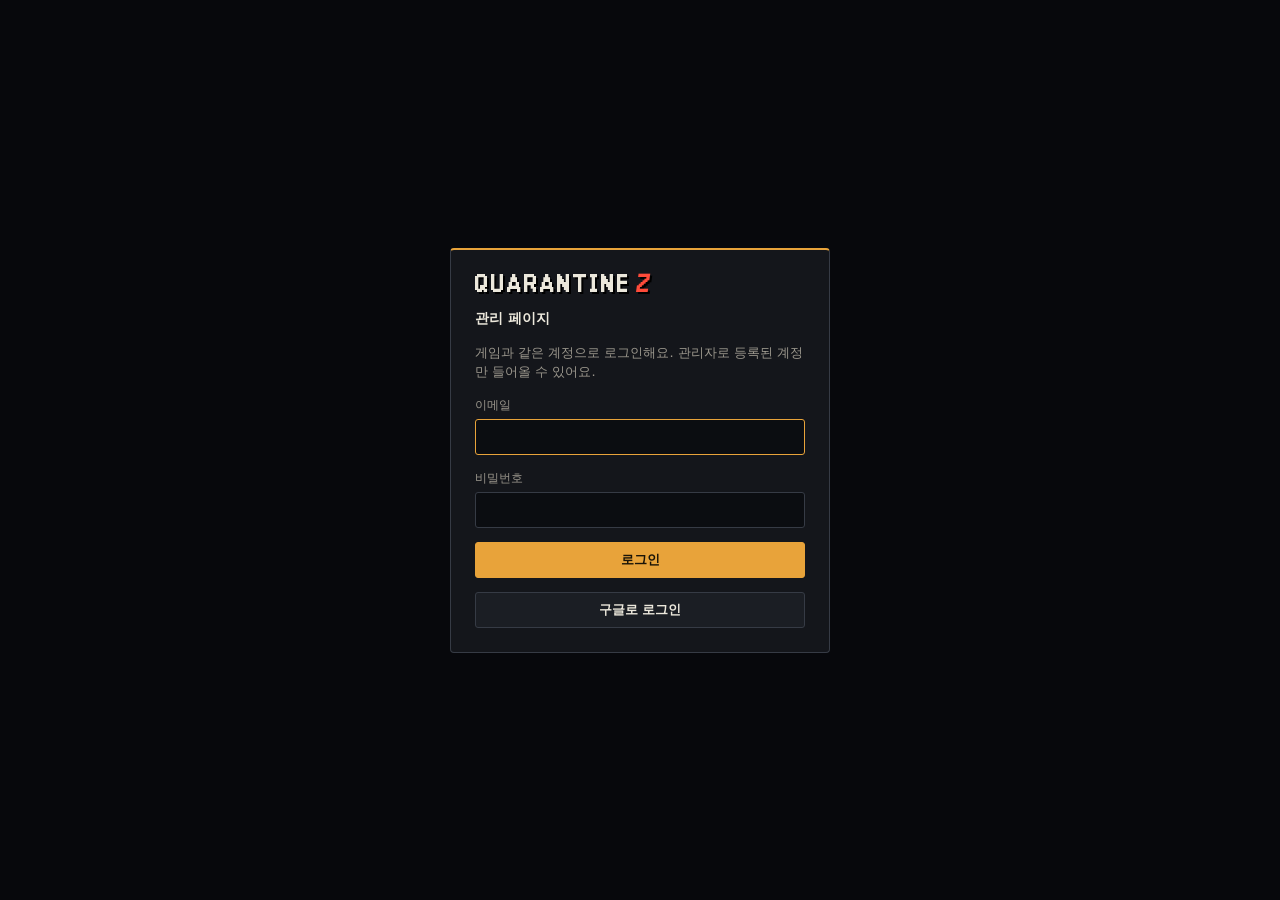
<file: admin.html>
<!doctype html>
<html lang="ko"><head><meta charset="utf-8">
<meta http-equiv="Content-Security-Policy" content="default-src 'self'; script-src 'sha256-+ung+rV9P0iRNpPprK1VGq/dKAVkOh/wnepzN/C5/G0='; style-src 'self' 'unsafe-inline'; img-src 'self' data: blob:; font-src 'self' data:; media-src 'self' data: blob:; connect-src 'self' https://qoavmnovajakmfwqixiu.supabase.co; worker-src 'self' blob:; object-src 'none'; base-uri 'none'; form-action 'self'">
<meta name="viewport" content="width=device-width,initial-scale=1,viewport-fit=cover">
<meta name="robots" content="noindex,nofollow"><meta name="referrer" content="no-referrer"><meta name="theme-color" content="#07080c">
<title>QUARANTINE Z 관리</title>
<style>
@font-face{font-family:'Galmuri11';font-weight:normal;font-display:swap;src:url([data-uri]) format('woff')}
@font-face{font-family:'Galmuri11';font-weight:bold;font-display:swap;src:url([data-uri]) format('woff')}
/* QUARANTINE Z — the admin page (v6.42). The game's own palette: amber marks what is selected or about to be done, human blue what
   is given or online, zombie red what is taken away or banned. Machine values (numbers, codes, times) are set in the game's pixel
   face, Galmuri11; words people wrote (names, reasons, notices) in the system's Korean sans. */
:root{--bg:#07080c;--rail:#0f1115;--panel:#14161b;--panel2:#1b1e24;--field:#0b0d11;--line:#262a32;--line2:#363b45;--row:#1a1d22;
  --fg:#ece8dc;--dim:#9a968c;--mute:#6f6c66;--amber:#e8a33a;--amber2:#ffd890;--human:#5ab4ff;--zombie:#ff4b3a;--tape:#ffd24a;
  --c-h:#3d8ad0;--c-a:#c7832a;--grid:#23262d;
  --pix:'Galmuri11',ui-monospace,monospace;--sans:'Pretendard','Apple SD Gothic Neo','Malgun Gothic','Noto Sans KR','Segoe UI',system-ui,sans-serif;color-scheme:dark}
*{box-sizing:border-box}
html,body{margin:0;background:var(--bg);color:var(--fg)}
body{font:14px/1.5 var(--sans);-webkit-text-size-adjust:100%}
a{color:var(--amber2);text-decoration:none}a:hover{text-decoration:underline}
button,input,select,textarea{font:inherit;color:inherit}
:focus-visible{outline:2px solid var(--amber2);outline-offset:2px}
.pix{font-family:var(--pix)}
.dim{color:var(--dim)}.mute{color:var(--mute)}
.num{font-family:var(--pix);text-align:right;white-space:nowrap;font-variant-numeric:tabular-nums}
code,.code{font-family:var(--pix);font-size:13px;color:var(--amber2);letter-spacing:.5px}
/* ---------- the frame: a rail on the left (a bar on top on a phone) ---------- */
.layout{display:grid;grid-template-columns:216px minmax(0,1fr);min-height:100vh}
.rail{position:sticky;top:0;height:100vh;display:flex;flex-direction:column;background:var(--rail);border-right:1px solid var(--line)}
.brand{padding:18px 18px 14px;border-bottom:2px solid var(--amber)}
.brand .wm{font:bold 17px/1 var(--pix);letter-spacing:2px;color:#e8e4d8;text-shadow:2px 2px 0 #000}
.brand .wm b{color:var(--zombie);margin-left:6px;display:inline-block;transform:skewX(-8deg)}
.brand small{display:block;margin-top:6px;color:var(--dim);font-size:12px}
.nav{display:flex;flex-direction:column;padding:10px 0;gap:2px}
.nav a{display:flex;align-items:center;gap:10px;padding:10px 18px;color:var(--dim);font-size:14px;text-decoration:none}
.nav a svg{width:16px;height:16px;flex:none}
.nav a:hover{color:var(--fg);background:#15181d}
.nav a.on{color:#fff;background:linear-gradient(90deg,rgba(232,163,58,.15),transparent 80%);box-shadow:inset 3px 0 0 var(--amber)}
.who{margin-top:auto;padding:14px 18px;border-top:1px solid var(--line);font-size:12px;color:var(--dim);display:flex;flex-direction:column;gap:8px}
.who b{color:var(--fg);font-size:13px}.who .row{display:flex;gap:8px;flex-wrap:wrap}
main{padding:26px 30px 80px;min-width:0;max-width:1260px}
.vh{display:flex;align-items:flex-end;flex-wrap:wrap;gap:6px 16px;margin:0 0 18px}
.vh h1{margin:0;font:bold 22px/1.15 var(--pix);color:var(--amber2);text-shadow:2px 2px 0 #000}
.vh p{margin:0;color:var(--dim);font-size:13px}
.vh .sp{margin-left:auto;display:flex;gap:8px;align-items:center}
/* ---------- pieces ---------- */
.panel{background:var(--panel);border:1px solid var(--line);border-radius:4px;min-width:0}
.panel>h2{margin:0;display:flex;align-items:center;gap:10px;padding:10px 14px;border-bottom:1px solid var(--line);font-size:14px;font-weight:600}
.panel>h2>span:first-child{padding-bottom:3px;border-bottom:2px solid var(--amber)}
.panel>h2 small{margin-left:auto;font-weight:400;color:var(--mute);font-size:12px}
.pb{padding:12px 14px}
.grid2{display:grid;grid-template-columns:repeat(2,minmax(0,1fr));gap:14px}
.grid3{display:grid;grid-template-columns:repeat(3,minmax(0,1fr));gap:14px}
.stack{display:flex;flex-direction:column;gap:14px}
.btn{display:inline-flex;align-items:center;justify-content:center;gap:6px;min-height:36px;padding:7px 14px;font-size:13px;font-weight:600;border-radius:3px;
  border:1px solid var(--line2);background:var(--panel2);color:var(--fg);cursor:pointer;white-space:nowrap}
.btn:hover{border-color:#4a505c;background:#22262d}
.btn:disabled{opacity:.45;cursor:default}
.btn.pri{background:var(--amber);border-color:var(--amber);color:#1a1408}.btn.pri:hover{background:#f0b04c}
.btn.pri:disabled{background:transparent;border-color:var(--line2);color:var(--mute);opacity:1}
.btn.give{border-color:rgba(90,180,255,.55);color:var(--human)}.btn.give:hover{background:rgba(90,180,255,.1)}
.btn.take{border-color:rgba(255,75,58,.55);color:#ff8a7c}.btn.take:hover{background:rgba(255,75,58,.1)}
.btn.kill{background:var(--zombie);border-color:var(--zombie);color:#fff}.btn.kill:hover{background:#ff6352}
.btn.sm{min-height:28px;padding:3px 10px;font-size:12px}
.btn.ghost{background:transparent;border-color:transparent;color:var(--dim)}.btn.ghost:hover{color:var(--fg);background:#1b1e24}
input,select,textarea{background:var(--field);border:1px solid var(--line2);border-radius:3px;padding:7px 10px;min-height:36px;color:var(--fg);min-width:0}
input:focus,select:focus,textarea:focus{border-color:var(--amber);outline:none}
textarea{resize:vertical;line-height:1.5}
input[type=number]{font-family:var(--pix);font-variant-numeric:tabular-nums}
.fld{display:flex;flex-direction:column;gap:5px;font-size:12px;color:var(--dim)}
.fld>span em{font-style:normal;color:var(--mute)}
.row{display:flex;align-items:center;gap:8px;flex-wrap:wrap}
.row>.grow{flex:1 1 160px}
.chips{display:flex;flex-wrap:wrap;gap:6px}
.chip{min-height:30px;padding:4px 11px;font-size:12px;border-radius:15px;border:1px solid var(--line2);background:transparent;color:var(--dim);cursor:pointer}
.chip:hover{color:var(--fg);border-color:#4a505c}
.chip.on{color:#1a1408;background:var(--amber);border-color:var(--amber);font-weight:600}
.tog{position:relative;display:inline-flex;align-items:center;gap:8px;cursor:pointer;font-size:13px;color:var(--dim)}
.tog span{white-space:nowrap}
.tog input{appearance:none;-webkit-appearance:none;width:36px;height:20px;min-height:0;padding:0;border-radius:10px;background:#2a2e36;border:1px solid var(--line2);cursor:pointer;position:relative;flex:none}
.tog input::after{content:'';position:absolute;top:2px;left:2px;width:14px;height:14px;border-radius:50%;background:#8a8f98;transition:transform .15s}
.tog input:checked{background:rgba(232,163,58,.3);border-color:var(--amber)}.tog input:checked::after{transform:translateX(16px);background:var(--amber2)}
.tag{display:inline-block;font-size:11px;line-height:16px;padding:0 6px;border-radius:2px;border:1px solid var(--line2);color:var(--dim);white-space:nowrap;vertical-align:middle}
.tag.adm{color:var(--amber2);border-color:#7a6430}
.tag.ban{color:#fff;background:var(--zombie);border-color:var(--zombie)}
.tag.live{color:#06121e;background:var(--human);border-color:var(--human)}
.tag.set{color:var(--tape);border-color:rgba(255,210,74,.45)}
.dot{display:inline-block;width:7px;height:7px;border-radius:50%;background:#3a3e46;vertical-align:middle;flex:none}
.dot.on{background:var(--human);box-shadow:0 0 0 3px rgba(90,180,255,.18)}
.empty{padding:26px 14px;text-align:center;color:var(--mute);font-size:13px}
.err{padding:14px;color:#ff9a8a;font-size:13px}
.loading{opacity:.55;transition:opacity .2s}
/* ---------- tables ---------- */
.tw{overflow-x:auto;-webkit-overflow-scrolling:touch}
.tbl{width:100%;border-collapse:collapse;font-size:13px}
.tbl th{text-align:left;font-weight:500;color:var(--mute);font-size:12px;padding:8px 10px;border-bottom:1px solid var(--line);white-space:nowrap}
.tbl th.num{text-align:right}
.tbl td{padding:8px 10px;border-bottom:1px solid #1c1f25;vertical-align:middle}
.tbl tr:last-child td{border-bottom:0}
.tbl tr.click{cursor:pointer}.tbl tr.click:hover td{background:var(--row)}
.tbl tr.sel td{background:#1d2027}
.tbl .nick{display:flex;align-items:center;gap:7px;min-width:0}.tbl .nick b{font-weight:600;overflow:hidden;text-overflow:ellipsis;white-space:nowrap;max-width:180px}
.tbl input[type=number]{width:110px;text-align:right}
.tbl td.act{text-align:right;white-space:nowrap}
.more{display:flex;align-items:center;gap:12px;justify-content:space-between;padding:10px 14px;border-top:1px solid var(--line);font-size:12px;color:var(--mute)}
/* ---------- the dashboard: the scoreboard the game's HUD shows, then the day so far ---------- */
.top{display:flex;align-items:center;flex-wrap:wrap;gap:18px 28px;margin-bottom:18px}
.hud{display:flex;align-items:flex-start;gap:4px;padding:10px 12px 8px;background:rgba(8,10,14,.85);border:1px solid var(--line2);border-radius:4px}
.hud>div{display:flex;flex-direction:column;align-items:center;gap:6px;min-width:92px}
.hud b{font:bold 33px/1 var(--pix);padding:7px 14px 6px;min-width:76px;text-align:center}
.hud .h b{color:var(--human);background:rgba(90,180,255,.08);border:1px solid rgba(90,180,255,.4)}
.hud .z b{color:var(--zombie);background:rgba(255,75,58,.08);border:1px solid rgba(255,75,58,.4)}
.hud .c b{color:#fff;padding-left:18px;padding-right:18px}
.hud span{font-size:12px;color:var(--dim)}.hud .h span{color:#8cc8ff}.hud .z span{color:#ff9a8a}
.kpis{display:flex;flex-wrap:wrap;gap:0}
.kpis>div{display:flex;flex-direction:column;gap:3px;padding:2px 22px;border-left:1px solid var(--line)}
.kpis>div:first-child{border-left:0;padding-left:0}
.kpis span{font-size:12px;color:var(--dim)}.kpis b{font:bold 22px/1.2 var(--pix);color:#fff}.kpis small{font-size:12px;color:var(--mute)}
.chart{padding:10px 12px 6px}
.chart svg{display:block;width:100%;height:auto;overflow:visible}
.chart .ax{font:11px var(--pix);fill:var(--mute)}
.chart .gl{stroke:var(--grid);stroke-width:1}
.chart .bar{cursor:default}.chart .hit:hover+.bar,.chart .hit:focus+.bar{filter:brightness(1.25)}
.chart .hit{fill:transparent}.chart .hit:focus{outline:none}
.chart .lbl{font:11px var(--pix);fill:var(--fg)}
.ctip{position:fixed;z-index:80;pointer-events:none;background:#20232a;border:1px solid var(--line2);border-radius:3px;padding:6px 9px;font-size:12px;color:var(--dim);box-shadow:0 6px 18px rgba(0,0,0,.5)}
.ctip b{display:block;font:bold 13px var(--pix);color:#fff}
.ctab{width:100%;border-collapse:collapse;font-size:12px}.ctab td,.ctab th{padding:4px 8px;border-bottom:1px solid #1c1f25;text-align:right}.ctab th:first-child,.ctab td:first-child{text-align:left}
.kv{display:grid;grid-template-columns:auto 1fr;gap:7px 16px;font-size:13px}
.kv>span{color:var(--dim)}.kv>b{font-weight:500;min-width:0;overflow-wrap:anywhere}
.kv .num{text-align:left}
/* ---------- players ---------- */
.search{display:flex;gap:8px;margin-bottom:12px}.search input{flex:1;min-width:0}
.bar2{display:flex;align-items:center;gap:10px;flex-wrap:wrap;margin-bottom:12px}
.sheetWrap{position:fixed;inset:0;z-index:50;display:flex;justify-content:flex-end;background:rgba(0,0,0,.5)}
.sheet:focus{outline:none}
.sheet{width:min(640px,100%);height:100%;overflow-y:auto;background:var(--rail);border-left:1px solid var(--line2);box-shadow:-24px 0 60px rgba(0,0,0,.55);animation:sheetIn .18s ease-out}
@keyframes sheetIn{from{transform:translateX(24px);opacity:.4}to{transform:none;opacity:1}}
.sh{position:sticky;top:0;z-index:2;display:flex;align-items:center;gap:10px;padding:14px 18px;background:var(--rail);border-bottom:2px solid var(--amber)}
.sh h2{margin:0;font-size:18px;font-weight:700;min-width:0;overflow:hidden;text-overflow:ellipsis;white-space:nowrap}
.sh .x{margin-left:auto}
.sb{padding:16px 18px;display:flex;flex-direction:column;gap:18px}
.sec>h3{margin:0 0 10px;font-size:13px;font-weight:600;color:var(--fg);display:flex;align-items:center;gap:8px}
.sec>h3 small{font-weight:400;color:var(--mute)}
.wallet{display:grid;grid-template-columns:repeat(5,minmax(0,1fr));gap:1px;background:var(--line);border:1px solid var(--line);border-radius:4px;overflow:hidden}
.wallet>div{background:var(--panel);padding:9px 10px;display:flex;flex-direction:column;gap:2px;min-width:0}
.wallet span{font-size:11px;color:var(--dim)}.wallet b{font:bold 15px/1.3 var(--pix);color:#fff;overflow:hidden;text-overflow:ellipsis}
.box{background:var(--panel);border:1px solid var(--line);border-radius:4px;padding:12px}
.box.danger{border-color:#4a2622;background:linear-gradient(rgba(255,75,58,.05),rgba(255,75,58,.02));box-shadow:inset 3px 0 0 var(--zombie)}
.box .note{font-size:12px;color:var(--mute);margin:8px 0 0}
.guns{display:flex;flex-wrap:wrap;gap:6px;margin-bottom:10px}
.gun{display:inline-flex;align-items:center;gap:6px;padding:3px 4px 3px 9px;font-size:12px;border:1px solid var(--line2);border-radius:3px;background:var(--panel2)}
.gun button{min-height:22px;padding:0 6px;font-size:11px;border:0;background:transparent;color:#ff8a7c;cursor:pointer;border-radius:2px}.gun button:hover{background:rgba(255,75,58,.12)}
.tabs{display:flex;gap:2px;border-bottom:1px solid var(--line);margin-bottom:8px;overflow-x:auto}
.tabs button{border:0;background:transparent;color:var(--dim);padding:8px 12px;font-size:13px;cursor:pointer;white-space:nowrap;border-bottom:2px solid transparent;margin-bottom:-1px}
.tabs button.on{color:#fff;border-bottom-color:var(--amber)}
.days{display:flex;align-items:flex-end;gap:3px;height:56px;margin-top:8px}
.days i{flex:1;background:var(--c-h);border-radius:2px 2px 0 0;min-height:1px}
.days i.z{background:#2a2e36}
.sub{display:flex;gap:4px;margin:0 0 14px;flex-wrap:wrap}
/* ---------- settings ---------- */
.cfg{display:grid;grid-template-columns:repeat(auto-fill,minmax(210px,1fr));gap:12px 14px}
.cfg .wide{grid-column:1/-1}
.cfg .fld.chg>span{color:var(--tape)}
.cfg .fld.chg input,.cfg .fld.chg textarea{border-color:rgba(255,210,74,.55)}
.lines{display:grid;grid-template-columns:repeat(auto-fill,minmax(150px,1fr));gap:4px;margin-top:6px;font-size:12px;color:var(--dim)}
.lines span::before{content:'';display:inline-block;width:6px;height:6px;margin-right:6px;border-radius:1px;background:var(--line2);vertical-align:middle}
.lines span.g::before{background:var(--amber)}
.savebar{position:sticky;bottom:0;z-index:5;display:flex;align-items:center;gap:10px;flex-wrap:wrap;margin-top:14px;padding:10px 14px;background:#191b20;border:1px solid var(--line2);border-radius:4px;box-shadow:0 -8px 24px rgba(0,0,0,.4)}
.savebar .grow{flex:1 1 200px}
/* ---------- notices ---------- */
.nedit{display:flex;flex-direction:column;gap:12px}
.pv{margin-top:2px;padding:12px;background:#0b0c10;border:1px dashed var(--line2);border-radius:4px}
.pv small{display:block;color:var(--mute);font-size:11px;margin-bottom:8px}
.pvBan{display:flex;align-items:center;gap:10px;min-width:0;padding:7px 12px;font:12px var(--pix);color:#e8e4d8;background:linear-gradient(90deg,rgba(232,163,58,.2),rgba(23,25,29,.88) 60%);border:1px solid #5a4a28;border-left:3px solid #e8a33a;border-radius:4px}
.pvBan.lv-warn{background:linear-gradient(90deg,rgba(255,75,58,.24),rgba(23,25,29,.88) 60%);border-color:#6a2e28;border-left-color:var(--zombie)}
.pvBan.lv-event{background:linear-gradient(90deg,rgba(90,180,255,.2),rgba(23,25,29,.88) 60%);border-color:#2a4a66;border-left-color:var(--human)}
.pvBan em{font-style:normal;font-size:9px;font-weight:bold;padding:1px 5px;border-radius:2px;background:#e8a33a;color:#1a1408;flex:none}
.pvBan.lv-warn em{background:var(--zombie);color:#fff}.pvBan.lv-event em{background:var(--human);color:#06121e}
.pvBan b{color:#fff;white-space:nowrap;flex:none}.pvBan span{color:#b8b4a8;white-space:nowrap;overflow:hidden;text-overflow:ellipsis;min-width:0}
.nlist{display:flex;flex-direction:column}
.nitem{display:grid;grid-template-columns:1fr auto;gap:4px 12px;padding:11px 14px;border-bottom:1px solid #1c1f25}
.nitem:last-child{border-bottom:0}
.nitem .t{display:flex;align-items:center;gap:8px;min-width:0}.nitem .t b{overflow:hidden;text-overflow:ellipsis;white-space:nowrap}
.nitem .m{grid-column:1;font-size:12px;color:var(--mute)}
.nitem .a{grid-column:2;grid-row:1/3;display:flex;gap:4px;align-items:center}
.nitem.cur{background:#191c22}
/* ---------- sign-in, the toast, the question ---------- */
.gate{min-height:100vh;display:flex;align-items:center;justify-content:center;padding:20px}
.gate .card{width:min(380px,100%);background:var(--panel);border:1px solid var(--line2);border-top:2px solid var(--amber);border-radius:4px;padding:24px;display:flex;flex-direction:column;gap:14px}
.gate .wm{font:bold 20px/1 var(--pix);letter-spacing:2px;text-shadow:2px 2px 0 #000}.gate .wm b{color:var(--zombie);margin-left:6px;display:inline-block;transform:skewX(-8deg)}
.gate p{margin:0;color:var(--dim);font-size:13px}
.gate .btn{width:100%}
.gate pre{margin:0;padding:10px;background:var(--field);border:1px solid var(--line);border-radius:3px;font-size:11px;white-space:pre-wrap;word-break:break-all;color:var(--amber2)}
.toast{position:fixed;left:50%;bottom:24px;z-index:90;transform:translateX(-50%);max-width:min(560px,calc(100% - 32px));padding:10px 16px;border-radius:4px;background:#22262d;border:1px solid var(--line2);box-shadow:0 10px 30px rgba(0,0,0,.5);font-size:13px}
.toast.ok{border-color:rgba(90,180,255,.55)}.toast.bad{border-color:rgba(255,75,58,.6);color:#ffb3a8}
.ask{position:fixed;inset:0;z-index:85;background:rgba(0,0,0,.6);display:flex;align-items:center;justify-content:center;padding:16px}
.ask .card{width:min(420px,100%);background:var(--panel);border:1px solid var(--line2);border-radius:4px;padding:18px;display:flex;flex-direction:column;gap:12px}
.ask h3{margin:0;font-size:16px}.ask p{margin:0;color:var(--dim);font-size:13px;white-space:pre-wrap}
.ask .eff{padding:10px 12px;background:var(--field);border:1px solid var(--line);border-radius:3px;font-family:var(--pix);font-size:13px}
.ask .row{justify-content:flex-end}
/* ---------- a phone: the rail becomes a bar on top, tables lose their side columns ---------- */
@media (max-width:860px){
  .layout{grid-template-columns:minmax(0,1fr)}
  .rail{position:sticky;top:0;z-index:20;height:auto;flex-direction:row;flex-wrap:wrap;align-items:center;border-right:0;border-bottom:1px solid var(--line)}
  .brand{border-bottom:0;padding:10px 14px}.brand small{display:none}.brand .wm{font-size:14px}
  .nav{order:3;width:100%;flex-direction:row;overflow-x:auto;padding:0 6px;border-top:2px solid var(--amber)}
  .nav a{padding:9px 12px;white-space:nowrap;font-size:13px}.nav a.on{box-shadow:inset 0 -3px 0 var(--amber);background:none}
  .who{margin:0 0 0 auto;padding:6px 10px;border:0;flex-direction:row;align-items:center}.who .me{display:none}
  main{padding:16px 14px 70px}
  .grid2,.grid3{grid-template-columns:1fr}
  .hm{display:none}
  .wallet{grid-template-columns:repeat(3,minmax(0,1fr))}
  .kpis>div{padding:2px 14px}
  .sheet{width:100%;border-left:0}
}
@media (max-width:520px){.hud b{font-size:22px;min-width:52px;padding:6px 10px}.hud>div{min-width:64px}.kpis{gap:10px 0}.wallet{grid-template-columns:repeat(2,minmax(0,1fr))}.wallet>div:last-child:nth-child(odd){grid-column:span 2}}
@media (prefers-reduced-motion:reduce){.sheet{animation:none}.tog input::after{transition:none}}
/* ---------- v6.43: the question with a line to fill in, reward bundles ---------- */
.ask .ain{width:100%}.ask .ain.need{border-color:var(--zombie)}
.ask .chips{margin-top:-2px}
.rwe .cfg{grid-template-columns:repeat(auto-fill,minmax(130px,1fr));gap:8px 10px}
.who .tag{margin-left:4px}
/* v6.65: 오류 기록 — the row that opens under an error: when, the context, the stack, the browser */
.errd td{background:var(--panel2);padding:10px 12px}
.errd pre{margin:0;padding:10px;background:var(--field);border:1px solid var(--line);border-radius:3px;font-size:11.5px;line-height:1.5;white-space:pre-wrap;word-break:break-all;color:var(--amber2);max-height:280px;overflow:auto}
/* v6.66: 문의 — the cards, the answer box, the menu's count */
.nav a .nb{margin-left:auto;font-style:normal;font-family:var(--pix);font-size:11px;line-height:16px;min-width:18px;padding:0 5px;border-radius:8px;text-align:center;background:var(--zombie);color:#fff}
.iqlist{display:flex;flex-direction:column}
.iqc{display:flex;flex-direction:column;gap:7px;padding:12px 14px;border-bottom:1px solid #1c1f25;border-left:3px solid transparent}
.iqc:last-child{border-bottom:0}.iqc.wait{border-left-color:var(--tape)}
.iqt{display:flex;align-items:center;gap:8px;flex-wrap:wrap;min-width:0;font-size:13px}.iqt b{font-weight:600}
.iqb{margin:0;white-space:pre-wrap;word-break:break-word;line-height:1.6;font-size:14px}
.iqm{display:flex;flex-wrap:wrap;gap:4px 14px;font-size:12px;align-items:center}.iqm code{font-family:var(--pix);color:var(--amber2)}
.iqa{padding:8px 10px;border:1px solid rgba(90,180,255,.35);background:rgba(90,180,255,.06);border-radius:3px;font-size:13px}
.iqa p{margin:4px 0 0;white-space:pre-wrap;word-break:break-word;line-height:1.55}
.iqf{display:flex;flex-direction:column;gap:8px}.iqf textarea{width:100%;min-height:96px;resize:vertical;line-height:1.5}
.iqx{gap:6px}

</style>
</head><body>
<div id="app"><div class="gate"><div class="card"><p>불러오는 중…</p></div></div></div>
<noscript>이 페이지는 자바스크립트가 켜져 있어야 해요.</noscript>
<script>
'use strict';
// ============ Supabase: the project (accounts, coins, the shop: account.js; the admin page: admin/admin.js) ============
// Fill in SB.url and SB.key from the Supabase dashboard: the project's Connect button (or Project Settings → API Keys) shows the
// Project URL (https://<ref>.supabase.co) and the publishable key (sb_publishable_…; the legacy "anon public" eyJ… key works too).
// Both are meant to be public: the tables are guarded by row level security and every coin change happens inside the database
// functions in supabase/schema.sql. Never put the secret / service_role key here. Left empty, accounts are off and every gun
// stays open as before.
// SB.oauth: the social sign-in buttons the game may show, e.g. ['google','kakao']. v6.66: a button shows only while that provider
// is switched on in the project (Authentication → Sign In / Providers): the game asks the project's public auth settings
// (/auth/v1/settings) once, so listing a provider here before it is set up shows nothing.
const SB={url:'https://qoavmnovajakmfwqixiu.supabase.co',key:'sb_publishable_Pn-fNd9t03i6cOOGxoBbtQ_dRMChz_a',oauth:['google']};
if(typeof window!=='undefined'&&window.QZ_SB)Object.assign(SB,window.QZ_SB);// (the test harness points this at a mock)

const GUN_NAMES={"q7":["격리구역 Q-7","Quarantine Zone Q-7",""],"g":["정상 정문","SUMMIT GATE",""],"c":["북단 검문소 정문","The checkpoint gate",""],"maze":["관측소 철문","STATION GATE",""],"knife":["전투 나이프","Combat Knife","melee"],"axe":["토마호크","Tomahawk","melee"],"hammer":["해머","Hammer","melee"],"p9":["USP","USP","pistol"],"f7":["파이브세븐","Five-seveN","pistol"],"tw9":["듀얼 베레타","Dual Berettas","pistol"],"d50":["데저트 이글","Desert Eagle","pistol"],"r6":["아나콘다","Anaconda","pistol"],"sg8":["M3","M3 Super 90","shotgun"],"db2":["더블 배럴","Double Barrel","shotgun"],"m14":["XM1014","XM1014","shotgun"],"as12":["USAS-12","USAS-12","shotgun"],"k5":["MP5","MP5 Navy","smg"],"k9":["MAC-10","MAC-10","smg"],"um45":["UMP45","UMP45","smg"],"pd50":["P90","P90","smg"],"g35":["갈릴","Galil","rifle"],"kv47":["AK-47","AK-47","rifle"],"br3":["파마스","FAMAS","rifle"],"ar7":["M4A1","M4A1","rifle"],"ar5c":["SG552","SG552","rifle"],"hr17":["SCAR-H","SCAR-H","rifle"],"sr8":["스카웃","Scout","sniper"],"r700":["AWP","AWP","sniper"],"dm14":["G3SG1","G3SG1","sniper"],"hmg":["M249","M249","mg"],"mg6":["MG3","MG3","mg"],"gx6":["M134 미니건","M134 Minigun","mg"],"airb":["압축 공기포","Air Cannon","special"],"gl40":["M79","M79","special"],"he":["HE 수류탄","HE Grenade","nade"],"frost":["냉동 수류탄","Frost Grenade","nade"],"flare":["조명탄","Flare","nade"],"smoke":["연막탄","Smoke Grenade","nade"],"claw":["손톱","Claws","claw"],"zbomb":["좀비 수류탄","Zombie Grenade","nade"],"armor":["방탄복 + 헬멧","Kevlar + Helmet",""],"ammo":["탄약 보충","Refill Ammo",""],"xbow":["크로스보우","Crossbow","rifle"],"xbowa":["관통 크로스보우","Piercing Crossbow","rifle"],"volc":["헥사 로터","Hexa Rotor","shotgun"],"bdc":["흑염포","Black Flame Cannon","special"],"rdc":["홍염포","Red Flame Cannon","special"],"ripper":["그라인더","Grinder","saw"],"gaebolg":["나르왈","Narwhal","special"],"xdz":["차크람","Chakram","special"],"mdrill":["보어 드릴","Bore Drill","shotgun"],"mlaunch":["슬러그 런처","Slug Launcher","special"],"duckfoot":["덕풋 권총","Duck-Foot Pistol","pistol"],"sterling":["스털링 L2A3","Sterling L2A3","smg"],"skull9":["그레이브-9","GRAVE-9","melee"],"salamander":["파이어웜","Firewyrm","special"],"blaze8":["블레이즈-8","Blaze-8","shotgun"],"winchester":["윈체스터 M1887","Winchester M1887","shotgun"],"killknife":["정글 마체테","Jungle Machete","melee"],"balrog5":["이그니스-5","IGNIS-5","rifle"],"ak60r":["AK-47 드럼","AK-47 Drum","rifle"],"dmp7":["듀얼 MP7A1","Dual MP7A1","smg"],"katana":["카타나","Katana","melee"],"rager":["일반 좀비","Regular Zombie",""],"runner":["그림자 좀비","Shade Zombie",""],"brute":["덫잡이 좀비","Trapper Zombie",""],"coffin":["관짝 좀비","Coffin Zombie",""],"scream":["주술사 좀비","Shaman Zombie",""],"fireman":["소방관 좀비","Firefighter Zombie",""],"miner":["광부 좀비","Miner Zombie",""],"butcher":["도축업자 좀비","Butcher Zombie",""],"drummer":["고적대 좀비","Drummer Zombie",""],"bomber":["자폭 좀비","Bomber",""],"spitter":["산성 좀비","Spitter",""],"boss":["거대 좀비","The Giant",""],"aleph":["알레프","ALEPH",""],"strait":["구속복 좀비","Straitjacket Zombie",""],"argus":["아르고스","ARGUS",""],"squad":["1차 팀 분대원 좀비","RT-1 Squad Zombie",""],"khepri":["케프리","KHEPRI",""],"larva":["유충 좀비","Larva Zombie",""],"scrap":["장갑 고철 좀비","Scrap-Armour Zombie",""],"lyrebird":["라이어버드","LYREBIRD",""],"radioman":["통신병 좀비","Radio-Operator Zombie",""],"spore":["포자 좀비","Spore Zombie",""],"mirage":["환각","Mirage",""],"tiamat":["티아마트","TIAMAT",""],"drowned":["익사체 좀비","Drowned Zombie",""],"hazmat":["방호복 연구원 좀비","Hazmat Researcher Zombie",""],"centi":["새끼 지네","Little Centipede",""],"legatus":["레가투스","LEGATUS",""],"shield":["방패병 좀비","Shield Trooper Zombie",""],"lorelei":["로렐라이","LORELEI",""],"listener":["청중 좀비","Listener Zombie",""],"charon":["카론","CHARON",""],"frozen":["동사자 좀비","Frozen Zombie",""],"daedalus":["다이달로스","DAEDALUS",""],"static":["감전 좀비","Static Zombie",""],"sentry":["자동 포탑","Sentry Gun",""],"elpis":["엘피스","ELPIS",""],"patient":["환자 좀비","Patient Zombie",""],"aed":["제세동기","AED",""],"balrog11":["이그니스-XI","IGNIS-XI","shotgun"],"plasma":["플라즈마 건","Plasma Gun","rifle"],"thunder":["아크라인","Arcline","sniper"],"jhammer":["잭해머","Jackhammer","shotgun"],"dde":["듀얼 데저트 이글","Dual Desert Eagle","pistol"],"bhole":["이벤트 호라이즌","Event Horizon","special"],"bholemini":["이벤트 호라이즌 미니","Event Horizon Mini","pistol"],"crimson":["크림슨 피스메이커","Crimson Peacemaker","pistol"],"heal":["체력 회복","Heal",""],"weapon":["랜덤 무기","Random gun",""],"janus1":["TWINFACE-1","TWINFACE-1","pistol"],"janus2":["이태훈 딕건","Lee Tae-hoon Dick Gun","pistol"],"sentinel":["센티넬","Sentinel","mg"],"q7vac":["Q7 백신 발사기","Q7 Vaccine Launcher","rifle"],"bhound":["블러드하운드","Bloodhound","sniper"],"cbmav":["쇼크 크로우바","Shock Crowbar","melee"],"thanatos9":["MORTA-9","MORTA-9","melee"],"m4dk":["M4A1 오닉스","M4A1 Onyx","rifle"],"m4dk2":["M4A1 오닉스-2","M4A1 Onyx-2","special"],"startrack":["스타트랙","StarTrack","shotgun"],"glock":["글록","Glock","pistol"],"dglock":["더블 글록","Double Glock","pistol"],"vector":["크리스 벡터","KRISS Vector","smg"],"an94":["AN-94","AN-94","rifle"],"m82":["바렛 M82A1","Barrett M82A1","sniper"],"spas12d":["SPAS-12 드래곤브레스","SPAS-12 Dragon’s Breath","shotgun"],"m32c":["M32 클러스터","M32 Cluster","special"],"garand":["M1 개런드","M1 Garand","rifle"],"tommy":["톰슨 M1928","Thompson M1928","smg"],"storm":["스톰체인","Stormchain","special"],"lewis":["루이스 기관총","Lewis Gun","mg"],"mosin":["모신나강","Mosin-Nagant","sniper"],"glacier":["글레이셔","Glacier","special"],"kill":["처치","Kills",""],"hs":["헤드샷","Headshots",""],"dmg":["피해량","Damage",""],"mvp":["MVP","MVP",""],"inf":["감염","Infections",""],"zw":["좀비의 승리","Zombie victories",""],"surv":["생존","Survival",""],"win":["인간 승리","Human victories",""],"ep":["챕터 정복","Chapters",""],"eph":["고난도 정복","Hard chapters",""],"epx":["전문가","Expert chapters",""],"medal":["S 메달","S medals",""],"hof":["명예의 전당","Hall of fame",""],"s2c":["시즌 2 완주","Season 2 complete",""],"tags":["1차 회수팀","Recovery Team 1",""],"pk":["대인전 처치","PvP kills",""],"pw":["대인전 승리","PvP wins",""],"rw":["무기 레이스 우승","Gun race wins",""],"bomb":["폭파 임무","Bomb missions",""],"lv":["레벨","Level",""],"games":["매치","Matches",""],"hours":["플레이 시간","Time played",""],"guns":["무기 수집","Arsenal",""],"cure":["백신 치료","Cures",""],"crate":["보급","Supplies",""],"hunter":["좀비 사냥꾼","Zombie Hunter",""],"slayer":["학살자","Slayer",""],"reaper":["종말의 사신","Reaper of the End",""],"marksman":["명사수","Marksman",""],"oneshot":["원샷 원킬","One Shot, One Kill",""],"firepower":["화력 지원","Fire Support",""],"artillery":["인간 포대","Human Artillery",""],"blade":["칼잡이","Blade",""],"bladedance":["칼날의 춤","Dance of Blades",""],"ace":["에이스","Ace",""],"dominator":["전장의 지배자","Lord of the Field",""],"plague":["전염병","Plague",""],"pandemic":["대유행","Pandemic",""],"patientzero":["최초 감염자","Patient Zero",""],"horde":["굶주린 무리","Hungry Horde",""],"legion":["종말의 군단","Legion of the End",""],"survivor":["생존자","Survivor",""],"immortal":["불사신","Immortal",""],"lasthuman":["최후의 인류","Last of Mankind",""],"resistance":["저항군","Resistance",""],"hero":["격리구역의 영웅","Hero of the Zone",""],"liberator":["Q-7 해방자","Liberator of Q-7",""],"hellwalker":["지옥에서 돌아온 자","Back from Hell",""],"expert":["전문가","Expert",""],"nightmare":["Q-7의 악몽","Nightmare of Q-7",""],"flawless":["완벽주의자","Perfectionist",""],"perfect":["무결점","Flawless",""],"rt2":["2차 회수팀","Recovery Team 2",""],"unyielding":["포기하지 않는 자","The Unyielding",""],"dawn":["Q-7의 새벽","Dawn of Q-7",""],"dogtags":["일곱 개의 군번줄","Seven Dog Tags",""],"gunslinger":["총잡이","Gunslinger",""],"duelist":["결투의 달인","Duel Master",""],"merc":["용병","Mercenary",""],"warhound":["전쟁의 개","Dog of War",""],"armsmaster":["무기 마스터","Arms Master",""],"demolition":["폭파 전문가","Demolitions Expert",""],"recruit":["신병","Recruit",""],"veteran":["베테랑","Veteran",""],"elite":["엘리트","Elite",""],"oldguard":["백전노장","Old Guard",""],"regular":["단골손님","Regular",""],"resident":["격리구역 주민","Zone Resident",""],"legend":["격리구역의 전설","Legend of the Zone",""],"nightshift":["야간 근무","Night Shift",""],"oldtimer":["터줏대감","Old-Timer",""],"collector":["수집가","Collector",""],"arsenal":["걸어 다니는 무기고","Walking Arsenal",""],"medic":["백신 의사","Vaccine Doctor",""],"savior":["구원의 손길","Saving Hand",""],"tracker":["추적자","Tracker",""],"supply":["보급병","Supply Runner",""]};
const MAP_NAMES={"q7":"격리구역 Q-7","sub":"새벽역","militia":"붉은 메사 목장","rest":"영동 휴게소","bigtree":"빅트리","port":"항만 터미널","bazaar":"사막 바자르","hospital":"새벽 종합병원","drill":"솔고개 훈련장","quarry":"회색 채석장","school":"새봄고등학교","starlight":"별빛랜드","ep1":"Q-7 격리 연구동","ep2":"봉쇄선 전방기지","ep3":"녹슨 제철소","ep4":"운무봉 통신기지","ep5":"새벽천 대심도 방수로","ep6":"제1 봉쇄선 북문대교","ep7":"한설 아트센터 대피소","ep8":"설령 비행장","ep9":"설령산 기상 레이더 기지","ep10":"격리구역 Q-7 중앙 연구소","range":"사격장"};
'use strict';
// ============ QUARANTINE Z — the admin page (admin.html, v6.42) ============
// A page of its own next to the game: the same Supabase project (SB, sb.js) and the game's gun and map names (GUN_NAMES, MAP_NAMES:
// build.py reads them out of the game's sources). It has no powers of its own: every call is one of the qz_admin_* functions in
// supabase/schema.sql, and each of those checks that the caller is in public.admins. Its sign-in is kept apart from the game's
// (qz_adm_ses), so the game and this page never use one refresh token at the same time. v6.71: kept in sessionStorage — this tab only,
// gone when the tab closes (a copy an older version left in localStorage moves over once and is wiped from there).
// Views (the address's hash): #/dash, #/players[/<id>], #/suspects[/<kind>], #/mail[/coupons | /to/<id>], #/notices, #/settings[/prices|gacha|missions],
// #/inquiries[/new | done | all] (v6.66), #/staff, #/logs[/<player id>]. v6.43: staff (admins.role 'staff') get the dashboard, players (no e-mails, no grants or guns), the
// suspects, closing rooms, bans, nicknames and the log (v6.65 / v6.66: the error log and the inquiries too, a guest's contact left out);
// the owner's menus are left out for them (and refused by the server anyway).

// ---------- small helpers ----------
const $=id=>document.getElementById(id);
const esc=s=>String(s==null?'':s).replace(/[&<>"']/g,c=>({'&':'&amp;','<':'&lt;','>':'&gt;','"':'&quot;',"'":'&#39;'}[c]));
const N=v=>(Math.round(+v||0)).toLocaleString('ko-KR');
const pad=n=>String(n).padStart(2,'0');
function dt(t){if(!t)return '-';if(String(t)==='infinity')return '영구';const d=new Date(t);if(isNaN(d))return '-';return `${d.getFullYear()}-${pad(d.getMonth()+1)}-${pad(d.getDate())} ${pad(d.getHours())}:${pad(d.getMinutes())}`}
function md(day){const p=String(day).split('-');return p.length===3?`${+p[1]}/${+p[2]}`:String(day)}
function ago(t){if(!t)return '없음';const s=(Date.now()-new Date(t))/1000;if(isNaN(s))return '-';if(s<60)return '방금';if(s<3600)return Math.floor(s/60)+'분 전';if(s<86400)return Math.floor(s/3600)+'시간 전';
  if(s<86400*30)return Math.floor(s/86400)+'일 전';return dt(t).slice(0,10)}
function left(t){const s=(new Date(t)-Date.now())/1000;if(isNaN(s)||s<=0)return '곧 풀림';if(s<3600)return Math.ceil(s/60)+'분';if(s<86400)return Math.floor(s/3600)+'시간 '+Math.floor(s%3600/60)+'분';return Math.floor(s/86400)+'일 '+Math.floor(s%86400/3600)+'시간'}
function dur(sec){const s=Math.max(0,Math.round(+sec||0));if(s<60)return s+'초';const m=Math.floor(s/60);if(m<60)return m+'분';const h=Math.floor(m/60);if(h>=100)return N(h)+'시간';return h+'시간'+(m%60?' '+m%60+'분':'')}
function lvl(xp){let l=1,need=300,acc=0;xp=+xp||0;while(xp>=acc+need&&l<99){acc+=need;l++;need=Math.round(need*1.18)}return l}// (lobby.js recLevel)
const GN=id=>(GUN_NAMES[id]&&GUN_NAMES[id][0])||id;
const MN=id=>MAP_NAMES[id]||id||'-';
const MODE={mut:'진화 감염',orig:'클래식 감염',scen:'협동 작전',tdm:'팀 데스매치',ffa:'개인전',bomb:'폭파미션',race:'무기 레이스'};
const KIND={coins:'코인',frags:'해독 조각',tfrags:'각성 조각',tickets:'격리해제 해독기',season_tickets:'시즌 해독기'};
const PROV={email:'이메일',google:'구글',kakao:'카카오',github:'깃허브',apple:'애플'};
const online=t=>!!t&&Date.now()-new Date(t)<150e3;
const ls=(k,v)=>{try{if(v===undefined)return JSON.parse(localStorage.getItem(k)||'null');if(v===null)localStorage.removeItem(k);else localStorage.setItem(k,JSON.stringify(v))}catch(e){return null}};
const ss=(k,v)=>{try{if(v===undefined)return JSON.parse(sessionStorage.getItem(k)||'null');if(v===null)sessionStorage.removeItem(k);else sessionStorage.setItem(k,JSON.stringify(v))}catch(e){return null}};
const isoLocal=t=>{if(!t)return '';const d=new Date(t);if(isNaN(d))return '';return `${d.getFullYear()}-${pad(d.getMonth()+1)}-${pad(d.getDate())}T${pad(d.getHours())}:${pad(d.getMinutes())}`};
const fromLocal=v=>{if(!v)return '';const d=new Date(v);return isNaN(d)?'':d.toISOString()};

// ---------- the server (the game's account.js does the same with fetch; no library) ----------
const API={ses:null,
  base(){return String(SB.url||'').replace(/\/+$/,'')},
  load(){let s=ss('qz_adm_ses');const old=ls('qz_adm_ses');if(old){ls('qz_adm_ses',null);if(!s&&old.access_token){s=old;ss('qz_adm_ses',s)}}this.ses=s},
  save(s){if(!s||!s.access_token){this.ses=null;ss('qz_adm_ses',null);ls('qz_adm_ses',null);return}
    this.ses={access_token:s.access_token,refresh_token:s.refresh_token,expires_at:s.expires_at||Math.floor(Date.now()/1000)+(+s.expires_in||3600)};ss('qz_adm_ses',this.ses)},
  async req(method,path,body,auth){const h={apikey:SB.key,'Content-Type':'application/json'};if(auth&&this.ses)h.Authorization='Bearer '+this.ses.access_token;
    let r;try{r=await fetch(this.base()+path,{method,headers:h,body:body==null?undefined:JSON.stringify(body)})}catch(e){const er=new Error('network');er.net=1;throw er}
    const tx=await r.text();let j=null;try{j=tx?JSON.parse(tx):null}catch(e){j=null}
    if(!r.ok){const er=new Error((j&&(j.message||j.msg||j.error_description||j.error))||('HTTP '+r.status));er.status=r.status;er.code=j&&(j.code||j.error_code);er.details=j&&j.details||'';throw er}
    return j},
  async refresh(){const s=this.ses;if(!s||!s.refresh_token)throw new Error('not_signed_in');
    try{this.save(await this.req('POST','/auth/v1/token?grant_type=refresh_token',{refresh_token:s.refresh_token},false))}catch(e){if(!e.net)this.save(null);throw e}},
  async call(m,p,b){const s=this.ses;if(s&&s.expires_at-Date.now()/1000<90)await this.refresh();
    try{return await this.req(m,p,b,true)}catch(e){if(e.status===401&&this.ses){await this.refresh();return await this.req(m,p,b,true)}throw e}},
  rpc(name,args){return this.call('POST','/rest/v1/rpc/'+name,args||{})},
  async signIn(email,pw){this.save(await this.req('POST','/auth/v1/token?grant_type=password',{email,password:pw},false))},
  oauth(p){location.assign(this.base()+'/auth/v1/authorize?provider='+encodeURIComponent(p)+'&redirect_to='+encodeURIComponent(location.origin+location.pathname)+(p==='google'?'&prompt=select_account':''))},
  async signOut(){try{if(this.ses)await this.req('POST','/auth/v1/logout',null,true)}catch(e){}this.save(null)}};

// what went wrong, in words
function errText(e){const m=String(e&&e.message||e||''),c=String(e&&e.code||'');
  const T=[[/network|Failed to fetch/i,'서버에 연결할 수 없어요. 인터넷 연결을 확인해 주세요'],[/invalid_credentials|Invalid login credentials/i,'이메일 또는 비밀번호가 맞지 않아요'],
    [/email_not_confirmed|Email not confirmed/i,'메일함에서 인증 링크를 먼저 눌러 주세요'],[/rate limit|too many/i,'요청이 너무 많아요. 잠시 후 다시 해 주세요'],
    [/not_admin/,'이 계정은 관리자가 아니에요'],[/not_signed_in|JWT|refresh_token/i,'다시 로그인해 주세요'],[/reason_required/,'사유를 적어 주세요'],
    [/bad_amount/,'수량을 확인해 주세요 (1 ~ 1억)'],[/bad_kind/,'지급할 수 없는 항목이에요'],[/no_profile/,'플레이어를 찾을 수 없어요'],[/nick_taken/,'다른 플레이어가 쓰는 닉네임이에요 (대소문자 구분 없이 한 명만)'],[/no_record/,'이미 없는 기록이에요'],
    [/already_owned/,'이미 가진 무기예요'],[/not_owned/,'가지고 있지 않은 무기예요'],[/free_gun/,'모두가 처음부터 가진 기본 무기예요'],[/no_gun/,'목록에 없는 무기가 있어요'],
    [/ban_admin/,'관리자 계정은 정지할 수 없어요'],[/bad_days/,'정지 기간을 확인해 주세요'],[/not_banned/,'정지 중인 계정이 아니에요'],
    [/bad_price/,'가격을 확인해 주세요 (0 ~ 1,000만)'],[/gacha_only/,'격리해제 무기는 상점에서 팔 수 없어요'],[/trans_only/,'각성 무기는 상점에서 팔 수 없어요'],
    [/bad_range/,'최소값이 최대값보다 커요'],[/bad_line/,'줄 보상은 gun:무기 · coins:숫자 · frags:숫자 · tickets:숫자 꼴이어야 해요'],[/bad_key/,'없는 설정 칸이에요'],
    [/bad_value/,'값을 확인해 주세요 (0 이상, 숫자 범위는 격리해제 · 시즌 24 이상, 보조무기 25 이상)'],[/bad_title/,'제목을 적어 주세요'],[/no_notice/,'공지를 찾을 수 없어요 (이미 지워졌을 수 있어요)'],
    [/bad_id/,'미션 ID는 영문 소문자 · 숫자 · _ 로 1~24자'],[/owner_only/,'주인 계정만 할 수 있어요'],[/bad_rewards/,'보상을 하나 이상, 0 이상의 정수로 넣어 주세요'],
    [/no_target/,'받을 사람을 한 명 이상 적어 주세요'],[/too_many_targets/,'한 번에 1,000명까지 보낼 수 있어요'],[/coupon_exists/,'이미 있는 쿠폰 코드예요'],
    [/bad_code/,'쿠폰 코드는 영문 · 숫자 4~20자예요 (- 와 띄어쓰기는 빠져요)'],[/coupon_not_found/,'쿠폰을 찾을 수 없어요'],[/no_room/,'이미 목록에서 내려간 방이에요'],
    [/already_admin/,'이미 운영진인 계정이에요'],[/staff_banned/,'정지 중인 계정은 부운영자로 넣을 수 없어요'],[/not_staff/,'부운영자가 아닌 계정이에요'],
    [/owner_fixed/,'주인 계정은 SQL Editor에서만 바꿀 수 있어요'],[/bad_reply/,'답변을 1~1,000자로 적어 주세요'],[/no_inquiry/,'문의를 찾을 수 없어요 (이미 지워졌을 수 있어요)'],[/no_mail/,'우편을 찾을 수 없어요'],[/not_found/,'그 플레이어를 찾지 못했어요 (이메일 · 친구 코드 · 한 명만 쓰는 닉네임)'],[/no_config/,'설정 줄이 없어요 (schema.sql을 다시 실행해 주세요)'],
    [/Could not find the function|PGRST202/i,'서버 업데이트가 필요해요 (supabase/schema.sql 다시 실행)'],[/permission denied/i,'권한이 없어요 (schema.sql을 다시 실행해 주세요)']];
  if(/who_not_found/.test(m))return '이 사람들을 찾지 못했어요: '+(e.details||'?')+' — 이메일, 친구 코드, 한 명만 쓰는 닉네임, 계정 ID로 적어 주세요';
  for(const [r,t] of T)if(r.test(m)||r.test(c))return t;return '문제가 생겼어요: '+m.slice(0,120)}

// ---------- state ----------
const ST={me:null,r:{v:'dash'},dash:null,dashT:0,clkT:0,
  users:{q:'',sort:'new',rows:[],total:0,loaded:false,busy:false},user:null,utab:'coin',
  prices:null,pf:'all',pq:'',cfg:null,cfgDraft:{},missions:null,mNew:false,notices:null,nEdit:null,nLevel:'info',
  logs:{rows:[],target:null,done:false,busy:false},
  sus:{kind:'cap',data:{}},errs:{data:null,open:null},inq:{st:'new',data:null,done:true,open:null,draft:{},busy:false},mails:null,coupons:null,cpUses:{},staff:null,
  md:{to_all:true,for_new:false,who:'',title:'',body:'',rw:{guns:[]},days:14},cd:{code:'',rw:{guns:[]},max:'',starts:'',ends:'',note:''}};
const isOwner=()=>!!(ST.me&&ST.me.role==='owner');
const VIEWS={
  dash:{t:'현황',ico:'<svg viewBox="0 0 16 16"><path fill="currentColor" d="M1 14h14v1.5H1zM2 8h3v5H2zm4.5-5h3v10h-3zM11 6h3v7h-3z"/></svg>'},
  players:{t:'플레이어',ico:'<svg viewBox="0 0 16 16"><path fill="currentColor" d="M8 1.5a3.2 3.2 0 110 6.4 3.2 3.2 0 010-6.4zM2 14.5c0-3 2.7-5 6-5s6 2 6 5V15H2z"/></svg>'},
  settings:{t:'게임 설정',own:1,ico:'<svg viewBox="0 0 16 16"><path fill="currentColor" d="M2 3h7v1.6H2zm10 0h2v1.6h-2zM9.5 1.8h2v4h-2zM2 7.2h2v1.6H2zm5 0h7v1.6H7zM4.5 6h2v4h-2zM2 11.4h5V13H2zm8 0h4V13h-4zM7.5 10.2h2v4h-2z"/></svg>'},
  suspects:{t:'의심 유저',ico:'<svg viewBox="0 0 16 16"><path fill="currentColor" d="M6.5 1a5.5 5.5 0 014.4 8.8l4 4-1.2 1.2-4-4A5.5 5.5 0 116.5 1zm0 1.7a3.8 3.8 0 100 7.6 3.8 3.8 0 000-7.6zM5.8 4h1.4v2.6H5.8zm0 3.4h1.4v1.3H5.8z"/></svg>'},
  inquiries:{t:'문의',ico:'<svg viewBox="0 0 16 16"><path fill="currentColor" d="M1.5 2h13v9.5H8.4L4.6 14.6v-3.1H1.5zm1.5 1.5V10h3.1v1.6L8 10h5V3.5zM4.5 5h7v1.3h-7zm0 2.4h5v1.3h-5z"/></svg>'},
  errors:{t:'오류 기록',ico:'<svg viewBox="0 0 16 16"><path fill="currentColor" d="M8 1l7.5 13H.5zm0 3.2L3.3 12.4h9.4zM7.2 6.5h1.6v3.4H7.2zm0 4.3h1.6v1.4H7.2z"/></svg>'},
  mail:{t:'우편 · 쿠폰',own:1,ico:'<svg viewBox="0 0 16 16"><path fill="currentColor" d="M1 3h14v10H1zm2.2 1.6L8 8.1l4.8-3.5zM2.6 6v5.4h10.8V6L8 9.9z"/></svg>'},
  notices:{t:'공지',own:1,ico:'<svg viewBox="0 0 16 16"><path fill="currentColor" d="M2 6h3l6-3.5v11L5 10H4l1 4H3l-1-4zm11-.5h1.5v5H13z"/></svg>'},
  staff:{t:'운영진',own:1,ico:'<svg viewBox="0 0 16 16"><path fill="currentColor" d="M5.5 2a2.6 2.6 0 110 5.2 2.6 2.6 0 010-5.2zM1 13.5c.3-2.6 2.2-4.2 4.5-4.2s4.2 1.6 4.5 4.2zM11.5 3a2.2 2.2 0 110 4.4 2.2 2.2 0 010-4.4zm-.2 5.3c2 0 3.5 1.4 3.7 3.6h-3.6a5.8 5.8 0 00-1.6-3.4z"/></svg>'},
  logs:{t:'기록',ico:'<svg viewBox="0 0 16 16"><path fill="currentColor" d="M3 1h10v14H3zm2 3v1.5h6V4zm0 3v1.5h6V7zm0 3v1.5h4V10z"/></svg>'}};
const parse=()=>{const h=(location.hash||'').replace(/^#\/?/,'').split('/');return {v:VIEWS[h[0]]?h[0]:'dash',a:h[1]||null,b:h[2]||null}};
const head=(t,p,side)=>`<header class="vh"><h1>${t}</h1>${p?`<p>${p}</p>`:''}${side?`<div class="sp">${side}</div>`:''}</header>`;
const errBox=(e,again)=>`<div class="err">${esc(errText(e))}${again?` <button class="btn sm" data-a="${again}">다시 시도</button>`:''}</div>`;

// ---------- a toast, a question ----------
function toast(msg,kind){let t=$('toast');if(!t){t=document.createElement('div');t.id='toast';t.setAttribute('role','status');document.body.appendChild(t)}
  t.className='toast '+(kind||'');t.textContent=msg;clearTimeout(toast.T);toast.T=setTimeout(()=>{const x=$('toast');if(x)x.remove()},kind==='bad'?5500:2800)}
// (o.input: a line to fill in — then it answers {text, choice}; o.choices: [[value, label], …] chips, o.choice the one picked first)
function ask(o){return new Promise(res=>{const w=document.createElement('div');w.className='ask';
  w.innerHTML=`<div class="card" role="alertdialog" aria-modal="true"><h3></h3>${o.eff?'<div class="eff"></div>':''}<p></p>${o.choices?`<div class="chips">${o.choices.map(([v,t])=>`<button type="button" class="chip${v===o.choice?' on':''}" data-c="${v}">${esc(t)}</button>`).join('')}</div>`:''}${o.input?'<input class="ain" maxlength="200">':''}<div class="row"><button class="btn" data-k="0">취소</button><button class="btn ${o.danger?'kill':'pri'}" data-k="1"></button></div></div>`;
  let pick=o.choice;const inp=w.querySelector('.ain');if(inp){inp.placeholder=o.input.placeholder||'';inp.addEventListener('keydown',e=>{if(e.key==='Enter'){e.preventDefault();w.querySelector('[data-k="1"]').click()}})}
  w.querySelector('h3').textContent=o.title;if(o.eff)w.querySelector('.eff').textContent=o.eff;w.querySelector('p').textContent=o.body||'';w.querySelector('[data-k="1"]').textContent=o.ok||'확인';
  const done=v=>{w.remove();removeEventListener('keydown',kd,true);res(v)},kd=e=>{if(e.key==='Escape'){e.stopPropagation();e.preventDefault();done(false)}};
  addEventListener('keydown',kd,true);w.addEventListener('click',e=>{if(e.target===w){done(false);return}const c=e.target.closest('[data-c]');if(c){pick=isNaN(+c.dataset.c)?c.dataset.c:+c.dataset.c;w.querySelectorAll('[data-c]').forEach(x=>x.classList.toggle('on',x===c));return}
    const b=e.target.closest('[data-k]');if(!b)return;if(b.dataset.k!=='1'){done(false);return}if(!inp){done(true);return}const t=inp.value.trim();if(o.input.required&&!t){inp.focus();inp.classList.add('need');return}done({text:t,choice:pick})});
  document.body.appendChild(w);(inp||w.querySelector('[data-k="1"]')).focus()})}
// a form's buttons off while it works
async function busy(el,fn){const bs=el?[...el.querySelectorAll('button')]:[];bs.forEach(b=>b.disabled=true);try{return await fn()}finally{bs.forEach(b=>b.disabled=false)}}

// ---------- the way in ----------
// v6.66: the sign-in buttons for the providers switched on in the project (its public auth settings, asked once; when that cannot be
// asked, SB.oauth as it is)
async function provs(){if(ST.provs)return ST.provs;const want=(SB.oauth||[]).filter(p=>PROV[p]);if(!want.length)return ST.provs=[];
  try{const r=await API.req('GET','/auth/v1/settings',null,false),ex=r&&r.external;ST.provs=ex&&typeof ex==='object'?want.filter(p=>ex[p]===true):want}catch(e){ST.provs=want}return ST.provs}
const provBtns=()=>(ST.provs||[]).map(p=>`<button type="button" class="btn" data-a="oauth" data-v="${p}">${PROV[p]}로 로그인</button>`).join('');
function gate(kind,info){clearInterval(ST.dashT);clearInterval(ST.clkT);const app=$('app');app.className='';
  let inner='';
  if(kind==='nocfg')inner=`<p>이 페이지가 쓸 Supabase 주소와 키가 없어요. source/src/sb.js의 SB를 채우고 다시 빌드해 주세요.</p>`;
  else if(kind==='notadmin')inner=`<p>${info?`지금 로그인한 계정(<b>${esc(info)}</b>)은`:'이 계정은'} 관리자가 아니에요. 관리자로 쓰려면 Supabase 대시보드의 SQL Editor에서 한 번 실행해 주세요.</p>
    <pre>insert into public.admins (user_id) select id from auth.users where email = '${esc(info||'관리자 계정 이메일')}' on conflict do nothing;</pre>
    <button class="btn pri" data-a="recheck">다시 확인</button><button class="btn" data-a="logout">다른 계정으로 로그인</button>`;
  else if(kind==='error')inner=`<p>${esc(errText(info))}</p><button class="btn pri" data-a="recheck">다시 시도</button><button class="btn" data-a="logout">로그아웃</button>`;
  else inner=`<p>게임과 같은 계정으로 로그인해요. 관리자로 등록된 계정만 들어올 수 있어요.</p>
    <label class="fld"><span>이메일</span><input name="email" type="email" autocomplete="username" required></label>
    <label class="fld"><span>비밀번호</span><input name="pw" type="password" autocomplete="current-password" required></label>
    <button class="btn pri">로그인</button><span id="gOauth" style="display:contents">${provBtns()}</span>
    ${info?`<div class="err">${esc(info)}</div>`:''}`;
  app.innerHTML=`<div class="gate"><form class="card" data-f="login" novalidate><div class="wm">QUARANTINE<b>Z</b></div><b>관리 페이지</b>${inner}</form></div>`;
  const e=app.querySelector('input[name=email]');if(e)e.focus();
  if(!ST.provs&&$('gOauth'))provs().then(()=>{const g=$('gOauth');if(g)g.innerHTML=provBtns()})}
async function enter(){if(!SB.url||!SB.key){gate('nocfg');return}API.load();if(!API.ses){gate('login');return}
  try{ST.me=await API.rpc('qz_admin_whoami')}
  catch(e){if(/not_admin/.test(e.message)){let em='';try{const u=await API.call('GET','/auth/v1/user');em=u&&u.email||''}catch(x){}gate('notadmin',em);return}
    if(!API.ses||e.status===401||/not_signed_in|JWT/i.test(e.message)){API.save(null);gate('login',e.net?errText(e):'');return}gate('error',e);return}
  frame();route()}
function frame(){const me=ST.me||{},app=$('app');app.className='layout';
  app.innerHTML=`<aside class="rail"><div class="brand"><div class="wm">QUARANTINE<b>Z</b></div><small>관리 페이지</small></div>
    <nav class="nav" aria-label="관리 메뉴">${Object.entries(VIEWS).filter(([k,v])=>!v.own||isOwner()).map(([k,v])=>`<a href="#/${k}" data-v="${k}">${v.ico}<span>${v.t}</span></a>`).join('')}</nav>
    <div class="who"><div class="me"><b>${esc(me.nickname||'')}</b> <span class="tag ${me.role==='owner'?'adm':''}">${me.role==='owner'?'주인':'부운영자'}</span><div>${esc(me.email||'')}</div></div>
      <div class="row"><a class="btn sm" href="index.html" target="_blank" rel="noopener">게임 열기</a><button class="btn sm ghost" data-a="logout">로그아웃</button></div></div></aside>
    <main id="main"></main><div id="over"></div>`;inqBadge(me.inq_new|0)}
async function route(){if(!$('main'))return;const r=parse(),was=ST.r||{};ST.r=r;document.querySelectorAll('.nav a').forEach(a=>{const on=a.dataset.v===r.v;a.classList.toggle('on',on);if(on)a.setAttribute('aria-current','page');else a.removeAttribute('aria-current')});
  clearInterval(ST.dashT);clearInterval(ST.clkT);chartTip(null,false);
  if(r.v!=='players'||!r.a)closeSheet(true);
  if(VIEWS[r.v].own&&!isOwner()){$('main').innerHTML=head(VIEWS[r.v].t)+'<div class="panel"><div class="empty">주인 계정만 쓸 수 있는 메뉴예요.</div></div>';return}
  if(r.v==='dash')return vDash();
  if(r.v==='suspects')return vSuspects(r.a||ST.sus.kind);
  if(r.v==='errors')return vErrors();
  if(r.v==='inquiries')return vInq(r.a||ST.inq.st);
  if(r.v==='mail')return vMail(r.a,r.b);
  if(r.v==='staff')return vStaff();
  if(r.v==='players'){if(was.v!=='players'||!$('plist'))await vPlayers();if(r.a)vPlayer(r.a);return}
  if(r.v==='settings')return vSettings(r.a||'prices');
  if(r.v==='notices')return vNotices();
  if(r.v==='logs')return vLogs(r.a||null)}

// ---------- 현황 (the dashboard) ----------
const hhmm=()=>{const d=new Date(Date.now()+(new Date().getTimezoneOffset()+540)*60e3);return pad(d.getHours())+':'+pad(d.getMinutes())};// (Korean time, whatever the browser's zone)
async function vDash(soft){const M=$('main');clearInterval(ST.dashT);
  if(!soft||!$('dashB'))M.innerHTML=head('현황','오늘(한국 시간 0시부터)의 숫자예요. 30초마다 새로 고쳐요.','<button class="btn" data-a="dash">새로 고침</button>')+'<div id="dashB">'+(ST.dash?dashHtml(ST.dash):'<div class="empty">불러오는 중…</div>')+'</div>';
  const B=$('dashB');B.classList.add('loading');
  try{ST.dash=await API.rpc('qz_admin_dash');if(parse().v!=='dash'||!$('dashB'))return;$('dashB').innerHTML=dashHtml(ST.dash)}
  catch(e){if($('dashB')&&!ST.dash)$('dashB').innerHTML=errBox(e,'dash');else toast(errText(e),'bad')}
  finally{const b=$('dashB');if(b)b.classList.remove('loading')}
  ST.dashT=setInterval(()=>{if(!document.hidden&&parse().v==='dash')vDash(true)},30e3);
  clearInterval(ST.clkT);ST.clkT=setInterval(()=>{const c=$('clk');if(c)c.textContent=hhmm()},10e3)}
function dashHtml(D){const days=D.days||[],dec=D.dec||{},R=D.rooms||[];
  const kp=(l,v,s)=>`<div><span>${l}</span><b>${v}</b>${s?`<small>${s}</small>`:''}</div>`;
  return `<div class="top"><div class="hud" role="group" aria-label="지금 상태">
      <div class="h"><b>${N(D.online_now)}</b><span>접속 중</span></div><div class="c"><b id="clk">${hhmm()}</b><span>한국 시간</span></div><div class="z"><b>${N(D.banned)}</b><span>정지 중</span></div></div>
    <div class="kpis">${kp('오늘 접속',N(D.active_today)+'명')}${kp('오늘 가입',N(D.new_today)+'명')}${kp('오늘 이용 시간',dur(D.online_today),'그중 판 플레이 '+dur(D.play_today))}${kp('전체 가입자',N(D.users)+'명','누적 이용 '+dur(D.online_all))}</div></div>
  <div class="grid3" style="margin-bottom:14px">
    ${chartPanel('cA','하루 접속자','최근 14일 · 명',days.map(d=>({k:d.day,v:+d.active||0,t:N(d.active)+'명'})),'var(--c-h)',v=>N(v))}
    ${chartPanel('cS','하루 가입','최근 14일 · 명',days.map(d=>({k:d.day,v:+d.signups||0,t:N(d.signups)+'명'})),'var(--c-a)',v=>N(v))}
    ${chartPanel('cT','하루 이용 시간','최근 14일 · 시간',days.map(d=>({k:d.day,v:Math.round((+d.online||0)/360)/10,t:dur(d.online)+' (판 플레이 '+dur(d.play)+')'})),'var(--c-h)',v=>String(v))}</div>
  <div class="grid2">
    <div class="panel"><h2><span>오늘 재화</span><small>한국 시간 0시부터</small></h2><div class="pb"><div class="kv">
      <span>들어온 코인</span><b class="num">+${N(D.coins_in)}</b><span>쓴 코인</span><b class="num">−${N(D.coins_out)}</b><span>플레이어가 가진 코인 합계</span><b class="num">${N(D.coins_all)}</b>
      <span>코인으로 연 격리해제 해독기</span><b class="num">${N(dec.ny)}개</b><span>코인으로 연 시즌 해독기</span><b class="num">${N(dec.season)}개</b><span>코인으로 연 보조무기 해독기</span><b class="num">${N(dec.side)}개</b>
      <span>S급 무기 당첨</span><b class="num">${N(D.s_today)}번</b><span>각성 교환</span><b class="num">${N(D.trans_today)}번</b></div></div></div>
    <div class="panel"><h2><span>공개 방</span><small>${R.length?R.length+'개 열림':''}</small></h2>${R.length?`<div class="tw"><table class="tbl"><thead><tr><th>코드</th><th>방장</th><th class="hm">맵</th><th>모드</th><th class="num">인원</th><th class="hm">열린 지</th><th></th></tr></thead><tbody>
      ${R.map(r=>`<tr class="click" data-a="user" data-v="${esc(r.host)}"><td><code>${esc(r.code)}</code></td><td>${esc(r.host_name)}</td><td class="hm">${esc(MN(r.map))}</td><td>${esc(MODE[r.mode]||r.mode)}${r.status==='playing'?' <span class="tag">게임 중</span>':''}</td><td class="num">${N(r.players)}/${N(r.max_players)}</td><td class="hm">${esc(ago(r.since))}</td><td class="act"><button class="btn sm take" data-a="roomclose" data-v="${esc(r.code)}" data-n="${esc(r.host_name)}">내리기</button></td></tr>`).join('')}
      </tbody></table></div>`:'<div class="empty">지금 열린 공개 방이 없어요.</div>'}</div></div>`}
// a column chart: one series, 14 days; the newest day's value is labelled, every column answers hover and focus, a table can stand in
function chartPanel(id,title,sub,data,col,fmt){const W=320,H=150,L=30,B=22,T=16,pw=W-L-6,ph=H-B-T,n=data.length||1,band=pw/n,bw=Math.min(14,band*.62);
  const mx=Math.max(0,...data.map(d=>d.v)),top=nice(mx),y=v=>T+ph-(top?v/top:0)*ph;
  const ticks=(Number.isInteger(top/2)||!Number.isInteger(top)?[0,top/2,top]:[0,top]).filter((v,i,a)=>a.indexOf(v)===i);// (counts get whole-number ticks)
  let g=ticks.map(v=>`<line class="gl" x1="${L}" x2="${W-4}" y1="${y(v).toFixed(1)}" y2="${y(v).toFixed(1)}"/><text class="ax" x="${L-6}" y="${(y(v)+4).toFixed(1)}" text-anchor="end">${esc(fmt(v))}</text>`).join('');
  data.forEach((d,i)=>{const x=L+band*i+(band-bw)/2,yy=y(d.v),h=T+ph-yy,r=Math.min(4,h,bw/2);
    const path=h>0?`M${x.toFixed(1)},${(T+ph).toFixed(1)}V${(yy+r).toFixed(1)}Q${x.toFixed(1)},${yy.toFixed(1)} ${(x+r).toFixed(1)},${yy.toFixed(1)}H${(x+bw-r).toFixed(1)}Q${(x+bw).toFixed(1)},${yy.toFixed(1)} ${(x+bw).toFixed(1)},${(yy+r).toFixed(1)}V${(T+ph).toFixed(1)}Z`:'';
    g+=`<rect class="hit" x="${(L+band*i).toFixed(1)}" y="${T}" width="${band.toFixed(1)}" height="${ph+B}" tabindex="0" data-tip="${esc(md(d.k))}|${esc(d.t)}" aria-label="${esc(md(d.k))} ${esc(d.t)}"/>`;
    if(path)g+=`<path class="bar" d="${path}" fill="${col}"/>`;
    if(i===n-1)g+=`<text class="lbl" x="${(x+bw/2).toFixed(1)}" y="${(yy-5).toFixed(1)}" text-anchor="middle">${esc(fmt(d.v))}</text>`;
    if(i===0||i===n-1||i===Math.floor((n-1)/2))g+=`<text class="ax" x="${(x+bw/2).toFixed(1)}" y="${H-6}" text-anchor="middle">${esc(md(d.k))}</text>`});
  g+=`<line class="gl" x1="${L}" x2="${W-4}" y1="${T+ph}" y2="${T+ph}" style="stroke:#3a3e46"/>`;
  const tbl=`<table class="ctab"><thead><tr><th>날짜</th><th>값</th></tr></thead><tbody>${data.map(d=>`<tr><td>${esc(md(d.k))}</td><td>${esc(d.t)}</td></tr>`).join('')}</tbody></table>`;
  return `<div class="panel"><h2><span>${title}</span><small>${sub}</small><button class="btn sm ghost" data-a="ctab" data-v="${id}" aria-pressed="false">표로 보기</button></h2>
    <div class="chart" id="${id}"><svg viewBox="0 0 ${W} ${H}" role="img" aria-label="${esc(title)}">${g}</svg><div class="tw" hidden>${tbl}</div></div></div>`}
function nice(v){if(v<=0)return 1;const e=Math.pow(10,Math.floor(Math.log10(v))),f=v/e;return (f<=1?1:f<=2?2:f<=5?5:10)*e}
function chartTip(el,show){let t=$('ctip');if(!show){if(t)t.remove();return}if(!t){t=document.createElement('div');t.id='ctip';t.className='ctip';document.body.appendChild(t)}
  const [k,v]=String(el.dataset.tip||'').split('|');t.innerHTML=`<b>${esc(v)}</b>${esc(k)}`;const r=el.getBoundingClientRect();t.style.left=Math.min(innerWidth-160,Math.max(8,r.left+r.width/2-40))+'px';t.style.top=Math.max(8,r.top-8)+'px';
  t.style.transform='translateY(-100%)'}

// ---------- 플레이어 ----------
const SORTS=[['new','최근 가입'],['seen','최근 접속'],['coins','코인'],['xp','레벨'],['play','플레이 시간'],['online','이용 시간'],['banned','정지 중'],['admins','관리자']];
async function vPlayers(){const M=$('main'),U=ST.users;
  M.innerHTML=head('플레이어','닉네임, 친구 코드, 이메일 일부, 계정 ID로 찾아요.')+`
    <form class="search" data-f="search" role="search"><input name="q" value="${esc(U.q)}" placeholder="닉네임 · 친구 코드 · 이메일 · 계정 ID" autocomplete="off" enterkeyhint="search" aria-label="플레이어 찾기"><button class="btn pri">찾기</button></form>
    <div class="bar2"><span class="mute">정렬</span><div class="chips">${SORTS.map(([k,t])=>`<button class="chip${U.sort===k?' on':''}" data-a="sort" data-v="${k}" aria-pressed="${U.sort===k}">${t}</button>`).join('')}</div></div>
    <div class="panel" id="plist">${U.loaded?usersHtml():'<div class="empty">불러오는 중…</div>'}</div>`;
  if(!U.loaded)await loadUsers(false)}
async function loadUsers(more){const U=ST.users;if(U.busy)return;U.busy=true;const P=$('plist');if(P)P.classList.add('loading');
  try{const r=await API.rpc('qz_admin_users',{p_q:U.q,p_sort:U.sort,p_limit:50,p_offset:more?U.rows.length:0});U.rows=more?U.rows.concat(r.rows||[]):(r.rows||[]);U.total=r.total|0;U.loaded=true;
    if($('plist'))$('plist').innerHTML=usersHtml()}
  catch(e){if($('plist'))$('plist').innerHTML=errBox(e,'reusers')}
  finally{U.busy=false;const p=$('plist');if(p)p.classList.remove('loading')}}
function usersHtml(){const U=ST.users,sel=ST.r&&ST.r.a;if(!U.rows.length)return `<div class="empty">${U.q?'찾는 플레이어가 없어요. 닉네임 일부나 친구 코드 6자로 다시 찾아 보세요.':'아직 가입한 플레이어가 없어요.'}</div>`;
  return `<div class="tw"><table class="tbl"><thead><tr><th>닉네임</th><th class="hm">친구 코드</th><th class="num">레벨</th><th class="num">코인</th><th class="num">이용 시간</th><th class="num hm">판 플레이</th><th>마지막 접속</th><th class="hm">가입</th></tr></thead><tbody>
    ${U.rows.map(u=>`<tr class="click${sel===u.id?' sel':''}" data-a="user" data-v="${esc(u.id)}" tabindex="0"><td><div class="nick"><span class="dot${online(u.last_seen)?' on':''}" title="${online(u.last_seen)?'접속 중':''}"></span><b>${esc(u.nickname)}</b>${u.admin?'<span class="tag adm">관리자</span>':''}${u.banned_until&&new Date(u.banned_until)>Date.now()||String(u.banned_until)==='infinity'?'<span class="tag ban">정지</span>':''}</div></td>
      <td class="hm"><code>${esc(u.fcode||'')}</code></td><td class="num">${lvl(u.xp)}</td><td class="num">${N(u.coins)}</td><td class="num">${dur(u.online_secs)}</td><td class="num hm">${dur(u.play_secs)}</td><td>${esc(ago(u.last_seen))}</td><td class="hm">${esc(dt(u.created_at).slice(0,10))}</td></tr>`).join('')}
    </tbody></table></div><div class="more"><span>${N(U.total)}명 중 ${N(U.rows.length)}명</span>${U.rows.length<U.total?'<button class="btn sm" data-a="moreusers">50명 더 보기</button>':''}</div>`}

// ---------- one player (a sheet over the list) ----------
function closeSheet(quiet){const o=$('over');if(o)o.innerHTML='';ST.user=null;if(!quiet&&parse().v==='players'&&parse().a)location.hash='#/players';
  document.querySelectorAll('#plist tr.sel').forEach(t=>t.classList.remove('sel'))}
function sheetShell(inner){const o=$('over');if(!o)return;o.innerHTML=`<div class="sheetWrap" data-a="sheetbg"><aside class="sheet" role="dialog" aria-modal="true" aria-label="플레이어 정보" tabindex="-1">${inner}</aside></div>`;o.querySelector('.sheet').focus()}
async function vPlayer(id){document.querySelectorAll('#plist tr').forEach(t=>t.classList.toggle('sel',t.dataset.v===id));
  if(!ST.user||ST.user.id!==id)sheetShell(`<div class="sh"><h2>플레이어</h2><button class="btn sm ghost x" data-a="closesheet">닫기</button></div><div class="empty">불러오는 중…</div>`);
  if(!ST.prices&&isOwner())API.rpc('qz_admin_prices').then(p=>{ST.prices=p;if(ST.user&&ST.user.id===id)renderSheet()}).catch(()=>{});
  try{const u=await API.rpc('qz_admin_user',{p_id:id});if(parse().a!==id)return;ST.user=u;renderSheet()}
  catch(e){sheetShell(`<div class="sh"><h2>플레이어</h2><button class="btn sm ghost x" data-a="closesheet">닫기</button></div>${errBox(e)}`)}}
async function reloadUser(){const u=ST.user;if(!u)return;try{const n=await API.rpc('qz_admin_user',{p_id:u.id});ST.user=n;renderSheet();
  const i=ST.users.rows.findIndex(r=>r.id===n.id);if(i>=0){Object.assign(ST.users.rows[i],{nickname:n.nickname,coins:n.coins,banned_until:n.banned_until});if($('plist'))$('plist').innerHTML=usersHtml()}}catch(e){toast(errText(e),'bad')}}
const banned=u=>!!u.banned_until&&(String(u.banned_until)==='infinity'||new Date(u.banned_until)>Date.now());
function renderSheet(){const u=ST.user;if(!u)return;const sc=document.querySelector('.sheet'),y=sc?sc.scrollTop:0,rec=u.rec||{},b=banned(u),forever=String(u.banned_until)==='infinity';
  const owned=(u.owned||[]),has=new Set(owned.map(o=>o.gun)),P=ST.prices||[];
  const giveable=P.filter(p=>!p.free&&!has.has(p.gun)).sort((a,c)=>GN(a.gun).localeCompare(GN(c.gun),'ko'));
  const eps=(u.eps||[]).filter(e=>e.clears>0).map(e=>`${e.ep}챕터 ${['쉬움','보통','어려움','전문가'][e.diff]||e.diff}${e.best_medal?' '+e.best_medal:''}`);
  const days=u.days||[],dmx=Math.max(1,...days.map(d=>+d.online||0)),D14=[];for(let i=13;i>=0;i--){const d=new Date(Date.now()+(new Date().getTimezoneOffset()+540)*60e3-i*864e5),k=`${d.getFullYear()}-${pad(d.getMonth()+1)}-${pad(d.getDate())}`;D14.push(days.find(x=>x.day===k)||{day:k,online:0,play:0})}
  const W=[['coins','코인',u.coins],['frags','해독 조각',u.frags],['tfrags','각성 조각',u.tfrags],['tickets','격리해제 해독기',u.tickets],['season_tickets','시즌 해독기',u.season_tickets]];
  const html=`<div class="sh"><span class="dot${online(u.last_seen)?' on':''}" title="${online(u.last_seen)?'접속 중':'접속 안 함'}"></span><h2>${esc(u.nickname)}</h2>${u.admin?'<span class="tag adm">관리자</span>':''}${b?'<span class="tag ban">정지</span>':''}<button class="btn sm ghost x" data-a="closesheet">닫기</button></div>
  <div class="sb">
    <div class="sec"><div class="kv">
      <span>친구 코드</span><b><code>${esc(u.fcode||'-')}</code></b>${isOwner()?`<span>이메일</span><b>${esc(u.email||'-')}</b>`:''}<span>로그인 방식</span><b>${esc(PROV[u.provider]||u.provider||'-')}</b>
      <span>가입</span><b>${esc(dt(u.created_at))} <span class="mute">${esc(ago(u.created_at))}</span></b><span>마지막 접속</span><b>${online(u.last_seen)?'지금 접속 중':esc(ago(u.last_seen))}</b>
      <span>마지막 로그인</span><b>${esc(dt(u.signed_in_at))}</b><span>초대한 사람</span><b>${u.ref_by?esc(u.ref_by):'없음'}</b><span>이 계정이 데려온 사람</span><b>${N(u.referred)}명</b>
      <span>친구</span><b>${N(u.friends)}명</b><span>계정 ID</span><b><code style="font-size:11px">${esc(u.id)}</code> <button class="btn sm ghost" data-a="copy" data-v="${esc(u.id)}">복사</button></b></div></div>
    <div class="sec"><h3>가진 것 <small>오늘 번 코인 ${N(u.day_earned)} / 20,000</small></h3><div class="wallet">${W.map(([k,l,v])=>`<div><span>${l}</span><b>${N(v)}</b></div>`).join('')}</div></div>
    ${isOwner()?`<div class="row"><a class="btn sm" href="#/mail/to/${esc(u.id)}">이 플레이어에게 우편</a><a class="btn sm ghost" href="#/logs/${esc(u.id)}">관리 기록 전체</a></div>`:`<div class="row"><a class="btn sm ghost" href="#/logs/${esc(u.id)}">관리 기록 전체</a></div>`}
    ${isOwner()?`<div class="sec"><h3>지급 · 회수</h3><form class="box stack" data-f="grant" style="gap:8px">
      <div class="row"><select name="kind" aria-label="항목">${W.map(([k,l])=>`<option value="${k}">${l}</option>`).join('')}</select><input name="amount" class="grow" type="number" min="1" step="1" inputmode="numeric" placeholder="수량" aria-label="수량"></div>
      <div class="row"><input name="reason" class="grow" maxlength="200" placeholder="사유 (관리 기록에 남아요)" aria-label="사유"><button class="btn give" value="1">지급</button><button class="btn take" value="-1">회수</button></div>
      <p class="note">회수는 0 아래로 내려가지 않아요. 코인은 플레이어의 코인 기록에도 「관리자」로 남아요.</p></form></div>`:''}
    <div class="sec"><h3>무기 <small>기본 무기 빼고 ${N(owned.length)}개</small></h3><div class="box">
      ${owned.length?`<div class="guns">${owned.map(o=>`<span class="gun" title="${esc(dt(o.at))}${o.paid?' · '+N(o.paid)+' 코인':''}">${esc(GN(o.gun))}${isOwner()?`<button type="button" data-a="guntake" data-v="${esc(o.gun)}" aria-label="${esc(GN(o.gun))} 회수">회수</button>`:''}</span>`).join('')}</div>`:'<p class="note" style="margin:0 0 10px">아직 산 무기가 없어요.</p>'}
      ${isOwner()?`<form class="row" data-f="gungive"><select name="gun" class="grow" aria-label="지급할 무기"${P.length?'':' disabled'}>${P.length?giveable.map(p=>`<option value="${esc(p.gun)}">${esc(GN(p.gun))}${p.tier?' (격리해제 '+p.tier+')':''}</option>`).join(''):'<option>무기 목록을 불러오는 중…</option>'}</select>
        <input name="reason" class="grow" maxlength="200" placeholder="사유" aria-label="사유"><button class="btn give">지급</button></form>
        <p class="note" style="margin:8px 0 0">우편함을 거치지 않고 바로 보유 무기에 들어가요. 플레이어 게임 화면에는 「새 무기 지급」 창이 한 번 떠요 (접속 중이 아니면 다음 접속 때).</p>`:''}</div></div>
    <div class="sec"><h3>닉네임</h3><form class="box row" data-f="rename"><input name="nick" class="grow" maxlength="16" placeholder="새 닉네임 (2~16자)" aria-label="새 닉네임"><input name="reason" class="grow" maxlength="200" placeholder="사유" aria-label="사유"><button class="btn">바꾸기</button></form></div>
    <div class="sec"><h3>이용 정지</h3><div class="box danger">${b?`<div class="kv"><span>기간</span><b>${forever?'영구 정지':esc(dt(u.banned_until))+' 까지 <span class="mute">'+esc(left(u.banned_until))+' 남음</span>'}</b><span>사유</span><b>${esc(u.ban_reason||'-')}</b></div>
        <form class="row" data-f="unban" style="margin-top:12px"><input name="reason" class="grow" maxlength="200" placeholder="해제 사유" aria-label="해제 사유"><button class="btn give">정지 풀기</button></form>`
      :u.admin?'<p class="note" style="margin:0">관리자 계정은 정지할 수 없어요.</p>'
      :`<form data-f="ban" class="stack" style="gap:10px"><div class="chips" role="radiogroup" aria-label="정지 기간">${[[1,'1일'],[3,'3일'],[7,'7일'],[30,'30일'],[0,'영구']].map(([d,t],i)=>`<button type="button" class="chip${i===2?' on':''}" data-a="bandays" data-v="${d}" role="radio" aria-checked="${i===2}">${t}</button>`).join('')}</div>
        <input type="hidden" name="days" value="7"><div class="row"><input name="reason" class="grow" maxlength="200" placeholder="사유 (플레이어의 정지 안내 창에 보여요)" aria-label="정지 사유"><button class="btn kill">이용 정지</button></div>
        <p class="note">정지 중에는 보상, 상점, 해독기, 공개 방, 친구, 메시지가 막히고 혼자 하기(봇전 · 사격장)만 돼요. 이 계정의 공개 방은 바로 목록에서 내려가요.</p></form>`}</div></div>
    <div class="sec"><h3>이용 시간 <small>v6.42 패치부터 집계</small></h3><div class="box"><div class="kv"><span>게임 켜 둔 시간</span><b class="num">${dur(u.online_secs)}</b><span>그중 판 플레이</span><b class="num">${dur(u.play_secs)}</b></div>
      <div class="days" aria-label="최근 14일 이용 시간">${D14.map(d=>`<i class="${+d.online?'':'z'}" style="height:${Math.max(2,Math.round((+d.online||0)/dmx*100))}%" title="${esc(md(d.day))} ${esc(dur(d.online))} (판 플레이 ${esc(dur(d.play))})"></i>`).join('')}</div>
      <div class="row" style="justify-content:space-between;font-size:11px;color:var(--mute);margin-top:4px"><span>${esc(md(D14[0].day))}</span><span>오늘</span></div></div></div>
    <div class="sec"><h3>전적</h3><div class="kv"><span>레벨</span><b><span class="pix">Lv.${lvl(rec.xp)}</span> <span class="mute">${N(rec.xp)} XP</span></b><span>판 수</span><b class="num">${N(rec.g)}</b><span>처치</span><b class="num">${N(rec.k)}</b><span>감염</span><b class="num">${N(rec.inf)}</b>
      <span>최고 점수</span><b class="num">${N(rec.best)}</b><span>보상 받은 판</span><b class="num">${N(u.matches)}</b><span>번 코인 누적</span><b class="num">${N(u.earned)}</b><span>챕터 클리어</span><b>${eps.length?esc(eps.join(', ')):'없음'}</b></div></div>
    <div class="sec"><div class="tabs" role="tablist">${[['coin','코인 기록'],['gacha','해독 기록'],['admin','관리 기록']].map(([k,t])=>`<button role="tab" aria-selected="${ST.utab===k}" class="${ST.utab===k?'on':''}" data-a="utab" data-v="${k}">${t}</button>`).join('')}</div><div id="ulog">${ulogHtml(u)}</div></div>
  </div>`;
  if(!document.querySelector('.sheet'))sheetShell(html);else document.querySelector('.sheet').innerHTML=html;const s2=document.querySelector('.sheet');if(s2)s2.scrollTop=y}
const COINR={welcome:'가입 보상',buy:'무기 구매',match:'판 보상',round:'라운드 보상',ep_first:'챕터 첫 클리어',mission:'미션 보상',decoder:'격리해제 해독기',bingo_win:'격리해제 빙고',
  season_decoder:'시즌 해독기',season_win:'시즌 빙고',side_decoder:'보조무기 해독기',side_win:'보조무기 빙고',gift:'선물 보냄',ref_welcome:'초대 링크 보너스',ref_reward:'초대 보상',admin:'관리자',mail:'우편 보상',coupon:'쿠폰',ach:'업적 보상',tutorial:'기초 훈련 보상'};
const GSRC={decode:'격리해제',free:'무료 격리해제',ticket:'보유 격리해제',season:'시즌',side:'보조무기',exchange:'조각 교환',trans:'각성 교환',letters:'격리해제 글자',pull:'예전 행운 주머니'};
function ulogHtml(u){const k=ST.utab;
  if(k==='coin'){const L=u.coin_log||[];if(!L.length)return '<div class="empty">코인 기록이 없어요.</div>';
    return `<div class="tw"><table class="tbl"><thead><tr><th>시각</th><th>내용</th><th class="num">변동</th></tr></thead><tbody>${L.map(c=>{const d=c.detail||{};let x=COINR[c.reason]||c.reason;
      if(d.gun)x+=' · '+GN(d.gun);if(d.to)x+=' → '+d.to;if(d.count)x+=' '+d.count+'개';if(d.mode)x+=' · '+(MODE[d.mode]||d.mode);if(d.note)x+=' · '+d.note;if(c.reason==='mail'&&d.title)x+=' · '+d.title;if(c.reason==='coupon'&&d.code)x+=' · '+d.code;
      return `<tr><td class="mute" style="white-space:nowrap">${esc(dt(c.at))}</td><td>${esc(x)}</td><td class="num" style="color:${c.delta>=0?'#8cc8ff':'#ff9a8a'}">${c.delta>=0?'+':'−'}${N(Math.abs(c.delta))}</td></tr>`}).join('')}</tbody></table></div>`}
  if(k==='gacha'){const L=u.gacha_log||[];if(!L.length)return '<div class="empty">해독 기록이 없어요.</div>';
    return `<div class="tw"><table class="tbl"><thead><tr><th>시각</th><th>어디서</th><th>받은 것</th></tr></thead><tbody>${L.map(g=>{let x=g.kind==='gun'?GN(g.gun)+(g.tier?' ('+g.tier+'급)':''):g.kind==='coins'?N(g.amount)+' 코인':g.kind==='frags'?'해독 조각 '+N(g.amount):g.kind==='tickets'?'격리해제 해독기 '+N(g.amount):g.kind==='season_ticket'?'시즌 해독기 '+N(g.amount):g.kind;
      if((g.src==='exchange'||g.src==='trans')&&g.amount<0)x+=` (조각 ${N(-g.amount)} 사용)`;return `<tr><td class="mute" style="white-space:nowrap">${esc(dt(g.at))}</td><td>${esc(GSRC[g.src]||g.src)}</td><td>${esc(x)}</td></tr>`}).join('')}</tbody></table></div>`}
  const L=u.log||[];if(!L.length)return '<div class="empty">관리자가 이 계정에 한 일이 없어요.</div>';
  return `<div class="tw"><table class="tbl"><thead><tr><th>시각</th><th>관리자</th><th>작업</th><th>사유</th></tr></thead><tbody>${L.map(l=>`<tr><td class="mute" style="white-space:nowrap">${esc(dt(l.at))}</td><td>${esc(l.by||'-')}</td><td>${logWhat(l)}</td><td>${esc(l.reason||'')}</td></tr>`).join('')}</tbody></table></div>`}

// ---------- 게임 설정 ----------
const CFG_G=[
  ['격리해제 해독기',[['dec_cost1','1개 가격','코인'],['dec_cost10','10개 가격','코인'],['bingo_hi','숫자 범위 (0 ~ 이 값)','24 이상'],['dec_frag_min','해독 조각 최소','1개당'],['dec_frag_max','해독 조각 최대','1개당'],
    ['shuffle_free','하루 뒤섞기 횟수',''],['daily_free','매일 무료 해독기 1개',''],['full_s_coins','S급을 다 가졌을 때 대신 주는 코인',''],['full_a_frags','A급을 다 가졌을 때 대신 주는 조각',''],['ex_s','S급 교환에 드는 조각',''],['ex_a','A급 교환에 드는 조각',''],['ny_day_cap','하루 격·리·해·제 글자 상한','판당 2~8개']]],
  ['시즌 해독기',[['season_cost1','1개 가격','코인'],['season_cost10','10개 가격','코인'],['season_hi','숫자 범위 (0 ~ 이 값)','24 이상'],['season_frag_min','해독 조각 최소','1개당'],['season_frag_max','해독 조각 최대','1개당'],
    ['season_owned_coins','이미 가진 무기 줄 대신 주는 코인',''],['season_lines','빙고 줄 보상','한 줄에 하나, 12개']]],
  ['보조무기 해독기',[['side_cost1','1개 가격','코인'],['side_cost10','10개 가격','코인'],['side_hi','숫자 범위 (1 ~ 이 값)','25 이상'],['side_frag_min','해독 조각 최소','1개당'],['side_frag_max','해독 조각 최대','1개당'],
    ['side_owned_coins','이미 가진 무기 줄 대신 주는 코인',''],['side_lines','빙고 줄 보상','한 줄에 하나, 12개']]],
  ['각성',[['trans_frag_min','해독기 1개당 각성 조각 최소',''],['trans_frag_max','해독기 1개당 각성 조각 최대',''],['trans_cost','각성 무기 교환에 드는 조각',''],['trans_guns','교환할 수 있는 각성 무기','무기 ID, 한 줄에 하나']]],
  ['랭킹 하루 상한',[['rank_day_kills','하루 처치','계정마다 · 한국 시간 하루'],['rank_day_inf','하루 감염',''],['rank_day_xp','하루 경험치','판 + 라운드']]],
  ['전체 채팅',[['chat_on','로비 전체 채팅','끄면 아무도 못 보내고 열린 채팅도 30초 안에 닫혀요'],['chat_guest','손님(로그인 안 한 사람) 채팅','끄면 로그인한 사람만 보낼 수 있어요 · 읽기는 그대로'],['chat_guest_day','손님 하루 메시지 수','한국 시간 하루 · 계정은 제한 없음 · 0 ~ 1000']]],
  ['초대',[['ref_new_coins','새 계정이 링크로 바로 받는 코인',''],['ref_new_tickets','새 계정이 판을 채우면 받는 해독기',''],['ref_coins','초대한 사람이 받는 코인',''],['ref_tickets','초대한 사람이 받는 해독기',''],
    ['ref_matches','보상까지 새 계정이 끝내야 하는 판',''],['ref_cap','초대 보상을 받는 최대 인원',''],['ref_days','링크를 쓸 수 있는 가입 후 일수','']]],
  ['예전 행운 주머니 (지금은 안 써요)',[['cost1','1번 가격',''],['cost10','10번 가격',''],['rate_s','S 확률','0 ~ 1'],['rate_a','A 확률','0 ~ 1'],['rate_coin','코인 확률','0 ~ 1'],['pity','천장 (이 번째에 S)',''],
    ['frag_min','조각 최소',''],['frag_max','조각 최대',''],['coin_table','코인 표','[[코인, 가중치], …]']],true]];
const lineWords=s=>{const m=/^(gun|coins|frags|tickets):(.+)$/.exec(s);if(!m)return {t:s+' (알 수 없는 꼴)',g:false};const v=m[2];
  return m[1]==='gun'?{t:GN(v),g:true}:m[1]==='coins'?{t:'코인 '+N(v)}:m[1]==='frags'?{t:'해독 조각 '+N(v)}:{t:'격리해제 해독기 '+N(v)}};
async function vSettings(sub){const M=$('main');const S=[['prices','무기 가격'],['gacha','해독기 · 초대 · 채팅'],['missions','일일 미션']];if(!S.some(x=>x[0]===sub))sub='prices';
  M.innerHTML=head('게임 설정','바로 게임에 반영돼요. 바꾼 값은 schema.sql을 다시 실행해도 그대로예요.')+`<div class="sub">${S.map(([k,t])=>`<a class="chip${k===sub?' on':''}" href="#/settings/${k}"${k===sub?' aria-current="page"':''}>${t}</a>`).join('')}</div><div id="setB"><div class="empty">불러오는 중…</div></div>`;
  try{if(sub==='prices'){const [p,c]=await Promise.all([API.rpc('qz_admin_prices'),ST.cfg?Promise.resolve(ST.cfg):API.rpc('qz_admin_config_get')]);ST.prices=p;ST.cfg=c;renderPrices()}
    else if(sub==='gacha'){ST.cfg=await API.rpc('qz_admin_config_get');ST.cfgDraft={};renderCfg()}
    else{ST.missions=await API.rpc('qz_admin_missions');renderMissions()}}
  catch(e){if($('setB'))$('setB').innerHTML=errBox(e,'resettings')}}
function gunCat(p){const tg=(ST.cfg&&ST.cfg.trans_guns)||[];if(p.free)return '기본 무기';if(p.tier)return '격리해제 '+p.tier+'급';if(tg.includes(p.gun))return '각성';return p.sold?'상점':'비매품'}
function renderPrices(){const B=$('setB');if(!B)return;const tg=(ST.cfg&&ST.cfg.trans_guns)||[],q=ST.pq.trim().toLowerCase();
  const F=[['all','전체'],['sold','상점 판매'],['nosale','비매품'],['set','직접 바꾼 값']];
  const rows=(ST.prices||[]).filter(p=>ST.pf==='all'||(ST.pf==='sold'?p.sold&&!p.free:ST.pf==='nosale'?!p.sold&&!p.free:p.admin_set)).filter(p=>!q||GN(p.gun).toLowerCase().includes(q)||p.gun.includes(q))
    .sort((a,b)=>(a.free-b.free)||((b.sold&&!b.free)-(a.sold&&!a.free))||(a.price-b.price)||GN(a.gun).localeCompare(GN(b.gun),'ko'));
  B.innerHTML=`<div class="bar2"><div class="chips">${F.map(([k,t])=>`<button class="chip${ST.pf===k?' on':''}" data-a="pf" data-v="${k}" aria-pressed="${ST.pf===k}">${t}</button>`).join('')}</div><input id="pq" value="${esc(ST.pq)}" placeholder="무기 이름으로 찾기" aria-label="무기 찾기" style="margin-left:auto"></div>
    <div class="panel"><div class="tw"><table class="tbl"><thead><tr><th>무기</th><th class="hm">구분</th><th class="num">가격 (코인)</th><th>상점 판매</th><th class="num hm">가진 사람</th><th class="hm">상태</th><th></th></tr></thead><tbody>
    ${rows.map(p=>{const lock=p.free||!!p.tier||tg.includes(p.gun),fix=p.free;return `<tr data-g="${esc(p.gun)}"><td><b style="font-weight:600">${esc(GN(p.gun))}</b><div class="mute" style="font-size:11px">${esc(p.gun)}</div></td><td class="hm">${esc(gunCat(p))}</td>
      <td class="num"><input type="number" min="0" max="10000000" step="100" value="${p.price}" data-pp="${esc(p.gun)}" aria-label="${esc(GN(p.gun))} 가격"${fix?' disabled':''}></td>
      <td><label class="tog"><input type="checkbox" data-ps="${esc(p.gun)}"${p.sold?' checked':''}${lock?' disabled':''} aria-label="${esc(GN(p.gun))} 상점 판매"><span>${p.free?'모두 보유':p.tier||tg.includes(p.gun)?'팔 수 없음':p.sold?'판매':'안 팖'}</span></label></td>
      <td class="num hm">${N(p.owners)}명</td><td class="hm">${p.admin_set?`<span class="tag set">직접 바꿈</span> <span class="mute" style="font-size:11px">파일: ${N(p.file_price)}${p.file_sold?'':' · 비매품'}</span>`:''}</td>
      <td class="act">${fix?'':`<button class="btn sm pri" data-a="psave" data-v="${esc(p.gun)}" disabled>저장</button>`}${p.admin_set?` <button class="btn sm ghost" data-a="preset" data-v="${esc(p.gun)}">되돌리기</button>`:''}</td></tr>`}).join('')}
    </tbody></table></div>${rows.length?'':'<div class="empty">조건에 맞는 무기가 없어요.</div>'}</div>
    <p class="mute" style="font-size:12px">「되돌리기」는 schema.sql에 적힌 가격 · 판매 여부로 돌려놔요. 격리해제 무기와 각성 무기는 상점에서 팔 수 없어요.</p>`}
function cfgVal(k){return k in ST.cfgDraft?ST.cfgDraft[k]:ST.cfg[k]}
function renderCfg(){const B=$('setB');if(!B)return;const C=ST.cfg||{},known=new Set(CFG_G.flatMap(g=>g[1].map(f=>f[0])));
  const other=Object.keys(C).filter(k=>k!=='id'&&!known.has(k)).map(k=>[k,k,'']);const groups=CFG_G.concat(other.length?[['기타',other]]:[]);
  const fld=([k,l,h])=>{if(!(k in C))return '';const v=cfgVal(k),chg=k in ST.cfgDraft,cl=`fld${chg?' chg':''}`;
    if(typeof C[k]==='boolean')return `<div class="${cl}"><span>${l}${h?` <em>${h}</em>`:''}</span><label class="tog"><input type="checkbox" data-ck="${k}"${v?' checked':''} aria-label="${esc(l)}"><span>${v?'켜짐':'꺼짐'}</span></label></div>`;
    if(Array.isArray(C[k])&&(k.endsWith('_lines')||k==='trans_guns')){const L=Array.isArray(v)?v:String(v).split('\n');
      return `<label class="${cl} wide"><span>${l} <em>${h} · 지금 ${L.filter(x=>String(x).trim()).length}개</em></span><textarea data-ck="${k}" data-kind="lines" rows="${k==='trans_guns'?2:6}" spellcheck="false">${esc(L.join('\n'))}</textarea>
        <span class="lines">${L.filter(x=>String(x).trim()).map(x=>{const w=k==='trans_guns'?{t:GN(String(x).trim()),g:true}:lineWords(String(x).trim());return `<span class="${w.g?'g':''}">${esc(w.t)}</span>`}).join('')}</span></label>`}
    if(typeof C[k]==='object'&&C[k]!==null)return `<label class="${cl} wide"><span>${l}${h?` <em>${h}</em>`:''}</span><textarea data-ck="${k}" data-kind="json" rows="2" spellcheck="false">${esc(typeof v==='string'?v:JSON.stringify(v))}</textarea></label>`;
    return `<label class="${cl}"><span>${l}${h?` <em>${h}</em>`:''}</span><input type="number" step="any" min="0" data-ck="${k}" value="${esc(v)}"></label>`};
  const n=Object.keys(ST.cfgDraft).length;
  B.innerHTML=groups.map(([t,fs,fold])=>{const body=`<div class="pb cfg">${fs.map(fld).join('')}</div>`;
      return fold?`<details class="panel" style="margin-bottom:14px"><summary style="padding:10px 14px;cursor:pointer;font-weight:600">${t}</summary>${body}</details>`:`<div class="panel" style="margin-bottom:14px"><h2><span>${t}</span></h2>${body}</div>`}).join('')+
    `<form class="savebar" data-f="cfgsave"><span>${n?`<b style="color:var(--tape)">${n}개 바뀜</b>`:'<span class="mute">바뀐 값 없음</span>'}</span><input name="reason" class="grow" maxlength="200" placeholder="메모 (선택, 관리 기록에 남아요)" aria-label="메모"${n?'':' disabled'}>
      <button type="button" class="btn ghost" data-a="cfgundo"${n?'':' disabled'}>되돌리기</button><button class="btn pri"${n?'':' disabled'}>저장</button></form>`}
const MKIND={play:'판 플레이',win:'승리',kills:'처치',infects:'감염',damage:'피해량',rounds:'라운드',hs:'헤드샷 처치'};
function renderMissions(){const B=$('setB');if(!B)return;const L=ST.missions||[];
  const row=(m,isNew)=>`<tr data-mid="${esc(m.id||'')}"${isNew?' data-new="1"':''}><td>${isNew?`<input name="id" maxlength="24" placeholder="새 ID (영문 · 숫자 · _)" style="width:150px" aria-label="미션 ID">`:`<code>${esc(m.id)}</code>${m.edited?' <span class="tag set">직접 바꿈</span>':''}`}</td>
    <td><select name="tier" aria-label="단계">${[1,2,3].map(t=>`<option value="${t}"${+m.tier===t?' selected':''}>${['','쉬움','보통','어려움'][t]}</option>`).join('')}</select></td>
    <td><select name="kind" aria-label="종류">${Object.entries(MKIND).map(([k,t])=>`<option value="${k}"${m.kind===k?' selected':''}>${t}</option>`).join('')}</select></td>
    <td class="num"><input name="goal" type="number" min="1" value="${m.goal==null?'':m.goal}" style="width:96px" aria-label="목표"></td><td class="num"><input name="coins" type="number" min="0" max="5000" value="${m.coins==null?0:m.coins}" style="width:86px" aria-label="코인"></td>
    <td class="num"><input name="tickets" type="number" min="0" max="5" value="${m.tickets==null?0:m.tickets}" style="width:64px" aria-label="해독기"></td><td class="num hm"><input name="weight" type="number" min="0" value="${m.weight==null?1:m.weight}" style="width:64px" aria-label="가중치"></td>
    <td><label class="tog"><input type="checkbox" name="active"${m.active===false?'':' checked'} aria-label="켜짐"></label></td>
    <td class="hm"><input name="ko" maxlength="80" value="${esc(m.ko||'')}" placeholder="비우면 자동 문구" style="width:160px" aria-label="문구"></td>
    <td class="act"><button class="btn sm${isNew?' pri':''}" data-a="msave">${isNew?'추가':'저장'}</button>${isNew?' <button class="btn sm ghost" data-a="mcancel">취소</button>':''}</td></tr>`;
  B.innerHTML=`<div class="panel"><div class="tw"><table class="tbl"><thead><tr><th>ID</th><th>단계</th><th>종류</th><th class="num">목표</th><th class="num">코인</th><th class="num">해독기</th><th class="num hm">가중치</th><th>켜짐</th><th class="hm">문구</th><th></th></tr></thead>
    <tbody>${L.map(m=>row(m,false)).join('')}${ST.mNew?row({tier:1,kind:'kills',goal:10,coins:150,tickets:0,weight:1,active:true},true):''}</tbody></table></div>
    <div class="more"><span>매일 세 칸(쉬움 · 보통 · 어려움)에 가중치대로 하나씩 뽑혀요. 해독기 보상은 어려움 칸에서만 줘요. 바꾼 값은 내일 미션부터 적용돼요.</span>${ST.mNew?'':'<button class="btn sm" data-a="mnew">미션 추가</button>'}</div></div>`}

// ---------- 공지 ----------
const NLV={info:'공지',warn:'점검',event:'이벤트'};
function nState(n){const now=Date.now();if(!n.active)return ['꺼짐',''];if(new Date(n.starts_at)>now)return ['예약','set'];if(n.ends_at&&new Date(n.ends_at)<=now)return ['끝남',''];return ['게시 중','live']}
async function vNotices(){const M=$('main');M.innerHTML=head('공지','게임 로비에 바로 떠요. 첫 번째 공지는 로비 위 띠로, 전부 공지사항 목록 맨 위에 보여요.')+`<div class="grid2" style="align-items:start"><div class="panel" id="nEd"></div><div class="panel" id="nList"><div class="empty">불러오는 중…</div></div></div>`;
  renderNEdit();try{ST.notices=await API.rpc('qz_admin_notices');renderNList()}catch(e){if($('nList'))$('nList').innerHTML=errBox(e,'renotices')}}
function renderNEdit(){const E=$('nEd');if(!E)return;const n=ST.nEdit||{level:ST.nLevel||'info',active:true,popup:false,title:'',body:'',starts_at:'',ends_at:''};const lv=n.level||'info';
  E.innerHTML=`<h2><span>${n.id?'공지 고치기':'공지 쓰기'}</span>${n.id?'<small><button class="btn sm ghost" data-a="nnew">새로 쓰기</button></small>':''}</h2><form class="pb nedit" data-f="nsave">
    <div class="chips" role="radiogroup" aria-label="종류">${Object.entries(NLV).map(([k,t])=>`<button type="button" class="chip${lv===k?' on':''}" data-a="nlv" data-v="${k}" role="radio" aria-checked="${lv===k}">${t}</button>`).join('')}</div>
    <input type="hidden" name="level" value="${lv}">
    <label class="fld"><span>제목 <em>80자까지</em></span><input name="title" maxlength="80" value="${esc(n.title)}" required></label>
    <label class="fld"><span>내용 <em>1000자까지, 줄바꿈 그대로</em></span><textarea name="body" rows="5" maxlength="1000">${esc(n.body)}</textarea></label>
    <div class="grid2" style="gap:10px"><label class="fld"><span>시작 <em>비우면 지금부터</em></span><input name="starts_at" type="datetime-local" value="${esc(isoLocal(n.starts_at))}"></label>
      <label class="fld"><span>끝 <em>비우면 끌 때까지</em></span><input name="ends_at" type="datetime-local" value="${esc(isoLocal(n.ends_at))}"></label></div>
    <div class="row" style="gap:18px"><label class="tog"><input type="checkbox" name="popup"${n.popup?' checked':''}><span>로비에 창으로도 띄우기 (브라우저마다 한 번)</span></label><label class="tog"><input type="checkbox" name="active"${n.active===false?'':' checked'}><span>켜기</span></label></div>
    <div class="pv" aria-live="polite"><small>로비에서 이렇게 보여요</small><div class="pvBan lv-${lv}" id="pvBan"><em>${NLV[lv]}</em><b>${esc(n.title||'제목')}</b><span>${esc((String(n.body||'').split('\n').find(s=>s.trim()))||'')}</span></div></div>
    <div class="row" style="justify-content:flex-end"><button class="btn pri">${n.id?'저장':'공지 올리기'}</button></div></form>`}
function renderNList(){const B=$('nList');if(!B)return;const L=ST.notices||[];
  B.innerHTML=`<h2><span>올린 공지</span><small>${L.length?N(L.length)+'개':''}</small></h2>${L.length?`<div class="nlist">${L.map(n=>{const [st,cl]=nState(n);return `<div class="nitem${ST.nEdit&&ST.nEdit.id===n.id?' cur':''}">
      <div class="t"><span class="tag ${cl}">${st}</span><span class="tag">${NLV[n.level]||n.level}</span><b>${esc(n.title)}</b>${n.popup?'<span class="tag">창</span>':''}</div>
      <div class="m">${esc(dt(n.starts_at))} ~ ${n.ends_at?esc(dt(n.ends_at)):'끌 때까지'}${n.by?' · '+esc(n.by):''}</div>
      <div class="a"><button class="btn sm" data-a="nedit" data-v="${n.id}">고치기</button><button class="btn sm ghost" data-a="ntog" data-v="${n.id}">${n.active?'끄기':'켜기'}</button><button class="btn sm ghost" data-a="ndel" data-v="${n.id}" aria-label="삭제" style="color:#ff8a7c">삭제</button></div></div>`}).join('')}</div>`
    :'<div class="empty">아직 올린 공지가 없어요. 왼쪽에서 첫 공지를 써 보세요.</div>'}`}

// ---------- 기록 (the admin log) ----------
const DIFFN=['쉬움','보통','어려움','전문가'];
const ACT={mail_send:'우편 보냄',mail_on:'우편 켬',mail_off:'우편 끔',coupon_add:'쿠폰 만듦',coupon_edit:'쿠폰 고침',room_close:'방 내림',staff_add:'부운영자 추가',staff_remove:'부운영자 해제',grant:'지급',gun_give:'무기 지급',gun_take:'무기 회수',rename:'닉네임 변경',ban:'이용 정지',unban:'정지 해제',price:'가격 변경',price_reset:'가격 되돌림',config:'설정 변경',mission:'미션 저장',notice_add:'공지 올림',notice_edit:'공지 고침',notice_delete:'공지 삭제',err_clear:'오류 기록 지움',inq_reply:'문의 답변',inq_done:'문의 닫음',inq_open:'문의 다시 엶',inq_del:'문의 삭제',hof_del:'명예의 전당 기록 지움',ban_carry:'탈퇴 전 정지 이어짐'};
const CFGL=k=>{for(const g of CFG_G)for(const f of g[1])if(f[0]===k)return f[1];return k};
const short=v=>{const s=typeof v==='string'?v:JSON.stringify(v);return s.length>60?s.slice(0,57)+'…':s};
function logWhat(l){const d=l.detail||{};let a=ACT[l.action]||l.action,x='';
  if(l.action==='grant'){a=d.amount<0?'회수':'지급';x=`${KIND[d.kind]||d.kind} ${d.amount>0?'+':'−'}${N(Math.abs(d.amount))} (${N(d.old)} → ${N(d.new)})`}
  else if(l.action==='gun_give'||l.action==='gun_take')x=GN(d.gun);
  else if(l.action==='rename')x=`${d.old} → ${d.new}`;
  else if(l.action==='ban')x=d.days?d.days+'일':'영구';
  else if(l.action==='price'||l.action==='price_reset')x=`${GN(d.gun)} ${N(d.old&&d.old.price)}${d.old&&!d.old.sold?' (안 팖)':''} → ${N(d.new&&d.new.price)}${d.new&&!d.new.sold?' (안 팖)':''}`;
  else if(l.action==='config')x=Object.keys(d).map(k=>`${CFGL(k)}: ${short(d[k].old)} → ${short(d[k].new)}`).join(', ');
  else if(l.action==='mission')x=d.id+(d.old?'':' (새로 추가)');
  else if(/^notice_/.test(l.action))x=d.title||'';
  else if(l.action==='mail_send')x=`${d.title||''} — ${d.to_all?'전체':N(d.n)+'명'}, ${rwText(d.rewards)}`;
  else if(l.action==='mail_on'||l.action==='mail_off')x=d.title||'';
  else if(l.action==='coupon_add')x=`${d.code} — ${rwText(d.rewards)}${d.max_uses?', '+N(d.max_uses)+'번':''}`;
  else if(l.action==='coupon_edit')x=`${d.code}${d.active===false?' (끔)':''}`;
  else if(l.action==='err_clear')x=d.fp?`한 가지 (${N(d.n)}개)`:`전부 (${N(d.n)}가지)`;
  else if(/^inq_/.test(l.action))x=`#${d.id}${d.kind?' '+(IQK[d.kind]||d.kind):''}${l.action==='inq_reply'&&d.done===false?' (열어 둠)':''}`;
  else if(l.action==='room_close')x=`${d.code} (${d.host_name||''}) ${d.minutes>=60?Math.round(d.minutes/60)+'시간':d.minutes+'분'}`;
  else if(l.action==='hof_del')x=`${d.ep}챕터 ${DIFFN[d.diff]||d.diff} — ${Array.isArray(d.team)?d.team.length:0}명${d.refill?`, 다음 팀 ${N(d.refill)}명으로 채움`:''}`;
  else if(l.action==='ban_carry')x=`탈퇴했던 사람이 다시 가입 — ${d.until&&String(d.until).startsWith('infinity')?'영구':dt(d.until)}까지`;
  return `<b style="font-weight:600">${esc(a)}</b>${x?` <span class="dim">${esc(x)}</span>`:''}`}
async function vLogs(target){const M=$('main'),G=ST.logs;if(G.target!==target){G.rows=[];G.done=false;G.target=target}
  M.innerHTML=head('기록','관리자가 한 일이 전부 남아요. 지우거나 고칠 수 없어요.',target?'<a class="btn sm" href="#/logs">전체 보기</a>':'')+`<div class="panel" id="logB"><div class="empty">불러오는 중…</div></div>`;
  G.rows=[];G.done=false;await loadLogs()}
async function loadLogs(){const G=ST.logs;if(G.busy)return;G.busy=true;try{const before=G.rows.length?G.rows[G.rows.length-1].id:0;const r=await API.rpc('qz_admin_logs',{p_target:G.target,p_before:before,p_limit:100});
    G.rows=G.rows.concat(r||[]);G.done=!r||r.length<100;renderLogs()}catch(e){if($('logB'))$('logB').innerHTML=errBox(e,'relogs')}finally{G.busy=false}}
function renderLogs(){const B=$('logB'),G=ST.logs;if(!B)return;if(!G.rows.length){B.innerHTML='<div class="empty">아직 기록이 없어요.</div>';return}
  const who=G.target&&G.rows[0]?G.rows[0].target_name:null;
  B.innerHTML=`${G.target?`<h2><span>${esc(who||'이 플레이어')}에게 한 일</span></h2>`:''}<div class="tw"><table class="tbl"><thead><tr><th>시각</th><th>관리자</th><th>대상</th><th>작업</th><th class="hm">사유</th></tr></thead><tbody>
    ${G.rows.map(l=>`<tr><td class="mute" style="white-space:nowrap">${esc(dt(l.at))}</td><td style="white-space:nowrap">${esc(l.by||(l.action==='ban_carry'?'자동':'-'))}</td><td style="white-space:nowrap">${l.target?`<a href="#/players/${esc(l.target)}">${esc(l.target_name||'(지워진 계정)')}</a>`:`<span class="mute">${/^mail_/.test(l.action)?'우편':/^coupon_/.test(l.action)?'쿠폰':/^notice_/.test(l.action)?'공지':/^inq_/.test(l.action)?'게스트 문의':/^err_/.test(l.action)?'오류 기록':/^hof_/.test(l.action)?'명예의 전당':'게임 설정'}</span>`}</td><td>${logWhat(l)}</td><td class="hm">${esc(l.reason||'')}</td></tr>`).join('')}
    </tbody></table></div><div class="more"><span>${N(G.rows.length)}개</span>${G.done?'':'<button class="btn sm" data-a="morelogs">더 보기</button>'}</div>`}

// ---------- 문의 (v6.66; staff too — a guest's way to reach them and deleting are the owner's) ----------
// What players and guests wrote from the lobby's 문의하기, newest first, 100 at a time. 답변 쓰기 opens a box under it (what is typed stays
// while the list reloads); the answer goes to the player's 「내 문의」 with a dot on their button (qz_admin_inquiry_reply: 답변하고 닫기, or
// 열어 둔 채 답변); 답변 없이 닫기 / 다시 열기 (qz_admin_inquiry_done); 삭제 for spam (the owner). The menu shows how many wait.
const IQK={bug:'버그 · 오류',account:'계정 · 코인',report:'신고',idea:'건의',etc:'기타'};
const IQS=[['new','답변 대기'],['done','처리 완료'],['all','전체']];
function inqBadge(n){if(ST.me)ST.me.inq_new=n|0;const a=document.querySelector('.nav a[data-v="inquiries"]');if(!a)return;let b=a.querySelector('.nb');
  if(n>0){if(!b){b=document.createElement('i');b.className='nb';a.appendChild(b)}b.textContent=n>99?'99+':String(n);b.title=`답변을 기다리는 문의 ${n}개`}else if(b)b.remove()}
function uaShort(u){u=String(u||'');const v=re=>{const m=re.exec(u);return m?m[1]:null};let b='';
  for(const [n,re] of [['Edge',/Edg\/(\d+)/],['Whale',/Whale\/(\d+)/],['Samsung',/SamsungBrowser\/(\d+)/],['Opera',/OPR\/(\d+)/],['Firefox',/Firefox\/(\d+)/],['Chrome',/Chrome\/(\d+)/],['Safari',/Version\/(\d+)[.\d]* .*Safari/]]){const x=v(re);if(x){b=n+' '+x;break}}
  const o=/Windows/.test(u)?'Windows':/Android/.test(u)?'Android':/iPhone|iPad|iPod/.test(u)?'iOS':/Mac OS X/.test(u)?'macOS':/CrOS/.test(u)?'ChromeOS':/Linux/.test(u)?'Linux':'';return [b,o].filter(Boolean).join(' ')}
async function vInq(st,soft){if(!IQS.some(x=>x[0]===st))st='new';const I=ST.inq;if(I.st!==st){I.st=st;I.data=null;I.open=null}const M=$('main');
  if(!soft||!$('inqB'))M.innerHTML=head('문의','게임 로비의 「문의하기」로 들어온 글이에요. 답변은 그 플레이어 게임의 「내 문의」로 가요 (게스트는 쓴 브라우저에서만 보여요). 비밀번호나 결제 정보는 묻지 마세요.','<button class="btn" data-a="reinq">새로 고침</button>')+
    `<div class="sub" id="inqS"></div><div class="panel" id="inqB">${I.data?'':'<div class="empty">불러오는 중…</div>'}</div>`;
  if(I.data)renderInq();else inqSub();
  try{const d=await API.rpc('qz_admin_inquiries',{p_status:st,p_before:0,p_limit:100});if(ST.inq.st!==st)return;I.data=d;I.done=(d.rows||[]).length<100;inqBadge(d.new|0);if(parse().v==='inquiries')renderInq()}
  catch(e){if($('inqB')&&!I.data)$('inqB').innerHTML=errBox(e,'reinq');else toast(errText(e),'bad')}}
function inqSub(){const S=$('inqS');if(!S)return;const I=ST.inq,D=I.data;
  S.innerHTML=IQS.map(([k,t])=>`<a class="chip${k===I.st?' on':''}" href="#/inquiries/${k}"${k===I.st?' aria-current="page"':''}>${t}${D&&k!=='all'?` ${N(k==='new'?D.new:D.done)}`:''}</a>`).join('')}
async function moreInq(){const I=ST.inq,D=I.data;if(!D||I.busy||I.done)return;I.busy=true;
  try{const L=D.rows||[],r=await API.rpc('qz_admin_inquiries',{p_status:I.st,p_before:L.length?L[L.length-1].id:0,p_limit:100});D.rows=L.concat(r.rows||[]);I.done=(r.rows||[]).length<100;renderInq()}
  catch(e){toast(errText(e),'bad')}finally{I.busy=false}}
function renderInq(){inqSub();const B=$('inqB'),I=ST.inq;if(!B)return;const D=I.data||{},L=D.rows||[],own=!!D.owner;
  const sum=`<div class="more" style="border-top:0;border-bottom:1px solid var(--line)"><span>대기 ${N(D.new)} · 처리 완료 ${N(D.done)} · 오늘 들어온 것 ${N(D.today)}</span></div>`;
  if(!L.length){B.innerHTML=sum+`<div class="empty">${I.st==='new'?'답변을 기다리는 문의가 없어요.':'문의가 없어요.'}</div>`;return}
  const ta=document.activeElement&&document.activeElement.closest&&document.activeElement.closest('form[data-f="inqreply"]')?document.activeElement:null,pos=ta?[ta.selectionStart,ta.selectionEnd]:null;
  B.innerHTML=sum+`<div class="iqlist">${L.map(q=>inqCard(q,own)).join('')}</div>${I.done?'':'<div class="more"><span></span><button class="btn sm" data-a="moreinq">더 보기</button></div>'}`;
  if(pos){const t=B.querySelector('form[data-f="inqreply"] textarea');if(t){t.focus();try{t.setSelectionRange(pos[0],pos[1])}catch(e){}}}}
function inqCard(q,own){const c=q.ctx&&typeof q.ctx==='object'?q.ctx:{},ed=ST.inq.open===q.id,dr=ST.inq.draft[q.id];
  const who=q.user_id?`<a href="#/players/${esc(q.user_id)}">${esc(q.nickname||'(이름 없음)')}</a>${q.nick_then&&q.nick_then!==q.nickname?` <span class="mute">(보낼 때 ${esc(q.nick_then)})</span>`:''}${q.banned?' <span class="tag ban">정지</span>':''}`:'<span class="dim">게스트</span>';
  const ctx=[c.ver,uaShort(c.ua),c.scr,c.lang==='en'?'English':c.lang?'한국어':'',c.touch?'터치':''].filter(Boolean).join(' · ');
  const st=q.status==='done'?(q.reply?['답변 완료','live']:['처리 완료','']):['대기','set'];
  return `<div class="iqc${q.status==='new'?' wait':''}"><div class="iqt"><span class="tag${q.kind==='report'?' ban':''}">${esc(IQK[q.kind]||q.kind)}</span><b>${who}</b><span class="mute" title="${esc(dt(q.at))}">${esc(ago(q.at))}</span><span class="tag ${st[1]}" style="margin-left:auto">${st[0]}</span></div>
    <p class="iqb">${esc(q.body)}</p>
    <div class="iqm">${q.has_contact?(own&&q.contact?`<span>연락처 <code>${esc(q.contact)}</code> <button class="btn sm ghost" data-a="copy" data-v="${esc(q.contact)}">복사</button></span>`:'<span class="mute">연락처 있음 (주인 계정만 볼 수 있어요)</span>'):''}${ctx?`<span class="mute" title="${esc(c.ua||'')}">${esc(ctx)}</span>`:''}</div>
    ${q.reply&&!ed?`<div class="iqa"><div><b>답변</b> <span class="mute">${esc(q.reply_by||'')}${q.reply_by?' · ':''}${esc(dt(q.reply_at))}${q.seen?' · 플레이어가 읽음':''}</span></div><p>${esc(q.reply)}</p></div>`:''}
    ${ed?`<form class="iqf" data-f="inqreply" data-id="${q.id}" novalidate><textarea name="reply" rows="4" maxlength="1000" aria-label="답변" placeholder="답변 (1,000자까지) — ${q.user_id?'플레이어의 「내 문의」에 그대로 보여요':'게스트 문의라 그 브라우저를 쓰는 누구나 볼 수 있어요. 개인 정보는 적지 마세요'}">${esc(dr!=null?dr:q.reply||'')}</textarea>
      ${q.user_id?'':`<p class="mute" style="margin:0;font-size:12px">게스트 답변은 문의를 쓴 브라우저의 「내 문의」에만 보여요 (PC방처럼 같이 쓰는 컴퓨터면 다음 사람도 볼 수 있어요). 연락처로 따로 답할 때는 이 칸에 「메일로 답변드렸어요」처럼만 남겨 주세요.</p>`}
      <div class="row" style="justify-content:flex-end"><button type="button" class="btn" data-a="inqcancel" data-v="${q.id}">취소</button><button class="btn" name="keep" value="1">열어 둔 채 답변</button><button class="btn pri">답변하고 닫기</button></div></form>`
      :`<div class="row iqx"><button class="btn sm${q.reply?'':' pri'}" data-a="inqedit" data-v="${q.id}">${q.reply?'답변 고치기':'답변 쓰기'}</button>${q.status==='new'?`<button class="btn sm ghost" data-a="inqdone" data-v="${q.id}">답변 없이 닫기</button>`:`<button class="btn sm ghost" data-a="inqopen" data-v="${q.id}">다시 열기</button>`}${own?`<button class="btn sm ghost" data-a="inqdel" data-v="${q.id}" style="color:#ff8a7c">삭제</button>`:''}</div>`}</div>`}

// ---------- 오류 기록 (staff too; the owner may clear all) ----------
const ESRC={window:'잡히지 않은 오류',promise:'처리 안 된 promise',frame:'게임 화면 갱신',boot:'게임 시작',log:'게임이 잡은 오류'};
async function vErrors(){const M=$('main');
  M.innerHTML=head('오류 기록','플레이어 화면에서 난 오류예요. 같은 오류는 한 줄로 모여 횟수만 늘어요. 플레이어 정보(닉네임 · 계정)는 들어 있지 않아요.',
    '<button class="btn" data-a="reerrs">새로 고침</button>'+(isOwner()?'<button class="btn kill" data-a="errclear">전부 지우기</button>':''))+`<div class="panel" id="errB">${ST.errs.data?'':'<div class="empty">불러오는 중…</div>'}</div>`;
  if(ST.errs.data)renderErrs();
  try{ST.errs.data=await API.rpc('qz_admin_errors',{p_limit:200});if(parse().v==='errors')renderErrs()}catch(e){if($('errB'))$('errB').innerHTML=errBox(e,'reerrs')}}
function renderErrs(){const B=$('errB');if(!B)return;const D=ST.errs.data||{},L=D.rows||[];
  if(!L.length){B.innerHTML='<div class="empty">들어온 오류가 없어요.</div>';return}
  const ctxT=c=>c&&typeof c==='object'?Object.entries(c).filter(([k,v])=>v!=null&&v!=='').map(([k,v])=>`${k} ${v}`).join(' · '):'-';
  B.innerHTML=`<div class="more" style="border-top:0;border-bottom:1px solid var(--line)"><span>${N(D.kinds)}가지 · 모두 ${N(D.reports)}번 · 오늘 들어온 것 ${N(D.today)}가지</span></div>
    <div class="tw"><table class="tbl"><thead><tr><th>마지막</th><th class="num">횟수</th><th class="hm">버전</th><th class="hm">어디서</th><th>내용</th><th></th></tr></thead><tbody>
    ${L.map(e=>`<tr class="click" data-a="errx" data-v="${esc(e.fp)}" tabindex="0" aria-expanded="${ST.errs.open===e.fp}"><td class="mute" style="white-space:nowrap">${esc(ago(e.last_at))}</td><td class="num">${N(e.n)}</td><td class="hm"><code>${esc(e.ver||'-')}</code></td><td class="hm" style="white-space:nowrap">${esc(ESRC[e.src]||e.src||'-')}</td><td style="word-break:break-all">${esc(e.msg)}</td><td><button class="btn sm ghost" data-a="errdel" data-v="${esc(e.fp)}">지우기</button></td></tr>
      ${ST.errs.open===e.fp?`<tr class="errd"><td colspan="6"><div class="mute" style="font-size:12px;margin-bottom:6px">처음 ${esc(dt(e.first_at))} · 마지막 ${esc(dt(e.last_at))} · ${esc(ctxT(e.ctx))}</div><pre>${esc(e.stack||'(스택 없음)')}</pre><div class="mute" style="font-size:12px;margin-top:6px;word-break:break-all">${esc(e.ua||'')}</div></td></tr>`:''}`).join('')}
    </tbody></table></div>`}

// ---------- reward bundles (mail and coupons): coins and the rest, and up to 10 guns ----------
const RWK=[['coins','코인',10000000],['frags','해독 조각',100000],['tfrags','각성 조각',10000],['tickets','격리해제 해독기',1000],['season_tickets','시즌 해독기',1000]];
function rwText(rw){if(!rw)return '-';const o=[];for(const [k,l] of RWK)if(rw[k])o.push(`${l} ${N(rw[k])}`);for(const g of rw.guns||[])o.push(GN(g));return o.join(', ')||'-'}
function rwGuns(id,rw){return (rw.guns||[]).map(g=>`<span class="gun">${esc(GN(g))}<button type="button" data-a="rwgunx" data-v="${id}|${esc(g)}" aria-label="${esc(GN(g))} 빼기">빼기</button></span>`).join('')}
function rwEditor(id,rw){const P=(ST.prices||[]).filter(p=>!p.free).sort((a,b)=>GN(a.gun).localeCompare(GN(b.gun),'ko'));
  return `<div class="rwe" id="${id}"><div class="cfg">${RWK.map(([k,l,mx])=>`<label class="fld"><span>${l}</span><input type="number" min="0" max="${mx}" step="1" inputmode="numeric" data-rk="${k}" value="${rw[k]||''}" placeholder="0"></label>`).join('')}</div>
    <div class="row" style="margin-top:10px"><select class="grow" data-rsel="${id}" aria-label="넣을 무기"${P.length?'':' disabled'}>${P.length?'<option value="">무기 넣기 — 고르면 바로 들어가요</option>'+P.map(p=>`<option value="${esc(p.gun)}">${esc(GN(p.gun))}${p.tier?' (격리해제 '+p.tier+')':''}</option>`).join(''):'<option>무기 목록을 불러오는 중…</option>'}</select></div>
    <div class="guns" data-rguns style="margin:8px 0 0">${rwGuns(id,rw)}</div></div>`}
// the amounts typed in, kept on the draft too (so a redraw keeps them); the guns are on the draft already
function rwRead(id,rw){const el=$(id),o={};if(!el)return o;el.querySelectorAll('[data-rk]').forEach(i=>{const v=parseInt(i.value,10);if(v>0){o[i.dataset.rk]=v;rw[i.dataset.rk]=v}else delete rw[i.dataset.rk]});
  if(rw.guns&&rw.guns.length)o.guns=rw.guns.slice();return o}
const rwDraft=id=>id==='mrw'?ST.md.rw:ST.cd.rw;
// the gun picked in a reward editor goes in (the picker goes back to its first line)
function rwAddGun(id){const box=$(id),sel=box&&box.querySelector('[data-rsel]'),rw=rwDraft(id);if(!sel||!sel.value)return;const g=sel.value;sel.value='';rw.guns=rw.guns||[];
  if(rw.guns.includes(g)){toast('이미 넣은 무기예요','bad');return}if(rw.guns.length>=10){toast('무기는 10개까지 넣을 수 있어요','bad');return}
  rw.guns.push(g);box.querySelector('[data-rguns]').innerHTML=rwGuns(id,rw);toast(`${GN(g)} 넣었어요`,'ok')}

// ---------- 우편 · 쿠폰 (owner) ----------
async function vMail(sub,arg){const M=$('main'),cp=sub==='coupons';
  if(sub==='to'&&arg){const u=ST.user&&ST.user.id===arg?ST.user:(ST.users.rows||[]).find(x=>x.id===arg);ST.md.to_all=false;ST.md.who=u&&u.fcode?u.fcode:arg}
  M.innerHTML=head('우편 · 쿠폰','우편은 게임 로비의 우편함으로 가요. 쿠폰은 플레이어가 우편함 아래 칸에 코드를 넣어 받아요.')+
    `<div class="sub"><a class="chip${cp?'':' on'}" href="#/mail"${cp?'':' aria-current="page"'}>우편</a><a class="chip${cp?' on':''}" href="#/mail/coupons"${cp?' aria-current="page"':''}>쿠폰</a></div><div id="mailB"><div class="empty">불러오는 중…</div></div>`;
  try{if(!ST.prices)ST.prices=await API.rpc('qz_admin_prices');
    if(cp){ST.coupons=await API.rpc('qz_admin_coupons');renderCoupons()}
    else{const [ml,dash]=await Promise.all([API.rpc('qz_admin_mails'),API.rpc('qz_admin_dash').catch(()=>null)]);ST.mails=ml;if(dash)ST.dash=dash;renderMail()}}
  catch(e){if($('mailB'))$('mailB').innerHTML=errBox(e,'remail')}}
function mdSync(f){const d=ST.md;if(!f)f=document.querySelector('form[data-f=mailsend]');if(!f)return;d.title=f.title.value;d.body=f.body.value;if(f.who)d.who=f.who.value;if(f.for_new)d.for_new=f.for_new.checked;rwRead('mrw',d.rw)}
function renderMail(){const B=$('mailB');if(!B)return;const d=ST.md,users=ST.dash?ST.dash.users:null;
  B.innerHTML=`<div class="grid2" style="align-items:start"><form class="panel" data-f="mailsend" novalidate><h2><span>우편 보내기</span></h2><div class="pb nedit">
    <div class="fld"><span>받는 사람</span><div class="chips" role="radiogroup" aria-label="받는 사람">${[['all','전체 플레이어'],['some','골라서']].map(([k,t])=>`<button type="button" class="chip${(k==='all')===d.to_all?' on':''}" data-a="mto" data-v="${k}" role="radio" aria-checked="${(k==='all')===d.to_all}">${t}</button>`).join('')}</div></div>
    ${d.to_all?`<label class="tog"><input type="checkbox" name="for_new"${d.for_new?' checked':''}><span>보낸 뒤에 가입한 계정도 받기 (신규 환영 선물)</span></label>${users!=null?`<p class="note mute" style="margin:0;font-size:12px">지금 가입한 ${N(users)}명이 받아요${d.for_new?', 앞으로 가입하는 계정도요':''}.</p>`:''}`
      :`<label class="fld"><span>받을 플레이어 <em>닉네임, 친구 코드, 이메일, 계정 ID를 한 줄에 하나 (1,000명까지)</em></span><textarea name="who" rows="4" spellcheck="false">${esc(d.who)}</textarea></label>`}
    <label class="fld"><span>제목 <em>60자까지</em></span><input name="title" maxlength="60" value="${esc(d.title)}" placeholder="예: 점검 보상"></label>
    <label class="fld"><span>내용 <em>500자까지, 비워도 돼요</em></span><textarea name="body" rows="3" maxlength="500">${esc(d.body)}</textarea></label>
    <div class="fld"><span>보상</span>${rwEditor('mrw',d.rw)}</div>
    <div class="fld"><span>받을 수 있는 기간</span><div class="chips">${[[7,'7일'],[14,'14일'],[30,'30일'],[0,'제한 없음']].map(([n,t])=>`<button type="button" class="chip${d.days===n?' on':''}" data-a="mdays" data-v="${n}">${t}</button>`).join('')}</div></div>
    <div class="row" style="justify-content:flex-end"><button class="btn pri">우편 보내기</button></div></div></form>
    <div class="panel"><h2><span>보낸 우편</span><small>${(ST.mails||[]).length?N(ST.mails.length)+'통':''}</small></h2>${mailListHtml()}</div></div>`}
function mailListHtml(){const L=ST.mails||[];if(!L.length)return '<div class="empty">아직 보낸 우편이 없어요.</div>';
  return `<div class="nlist">${L.map(m=>{const st=!m.active?['꺼짐','']:m.expires_at&&new Date(m.expires_at)<=Date.now()?['끝남','']:['받는 중','live'];
    const to=m.to_all?'전체'+(m.for_new?' (신규 포함)':''):`${N(m.sent)}명${m.names&&m.names.length?': '+esc(m.names.join(', '))+(m.sent>m.names.length?' 외':''):''}`;
    return `<div class="nitem"><div class="t"><span class="tag ${st[1]}">${st[0]}</span><b>${esc(m.title)}</b></div>
      <div class="m">${to}, 받음 ${N(m.claimed)}/${N(m.sent)}<br>${esc(rwText(m.rewards))}<br>${esc(dt(m.at))}${m.expires_at?' ~ '+esc(dt(m.expires_at)):' ~ 제한 없음'}${m.by?', '+esc(m.by):''}</div>
      <div class="a"><button class="btn sm ghost" data-a="mtog" data-v="${m.id}">${m.active?'끄기':'켜기'}</button></div></div>`}).join('')}</div>`}
function cdSync(f){const d=ST.cd;if(!f)f=document.querySelector('form[data-f=cpsave]');if(!f)return;d.code=f.code.value;d.max=f.max.value;d.note=f.note.value;d.starts=f.starts.value;d.ends=f.ends.value;rwRead('crw',d.rw)}
function renderCoupons(){const B=$('mailB');if(!B)return;const d=ST.cd;
  B.innerHTML=`<div class="grid2" style="align-items:start"><form class="panel" data-f="cpsave" novalidate><h2><span>쿠폰 만들기</span></h2><div class="pb nedit">
    <label class="fld"><span>코드 <em>영문 · 숫자 4~20자, 비우면 10자리로 만들어요</em></span><input name="code" maxlength="24" value="${esc(d.code)}" placeholder="예: OPEN2026" autocomplete="off" spellcheck="false" style="text-transform:uppercase;font-family:var(--pix)"></label>
    <div class="fld"><span>보상</span>${rwEditor('crw',d.rw)}</div>
    <div class="grid2" style="gap:10px"><label class="fld"><span>총 사용 횟수 <em>비우면 제한 없음</em></span><input name="max" type="number" min="1" step="1" value="${esc(d.max)}"></label>
      <label class="fld"><span>메모 <em>관리용, 비워도 돼요</em></span><input name="note" maxlength="100" value="${esc(d.note)}"></label></div>
    <div class="grid2" style="gap:10px"><label class="fld"><span>시작 <em>비우면 지금부터</em></span><input name="starts" type="datetime-local" value="${esc(d.starts)}"></label>
      <label class="fld"><span>끝 <em>비우면 끌 때까지</em></span><input name="ends" type="datetime-local" value="${esc(d.ends)}"></label></div>
    <p class="note mute" style="margin:0;font-size:12px">계정마다 한 번만 쓸 수 있어요. 틀린 코드를 10분 안에 10번 넣은 계정은 잠깐 막혀요.</p>
    <div class="row" style="justify-content:flex-end"><button class="btn pri">쿠폰 만들기</button></div></div></form>
    <div class="panel"><h2><span>쿠폰 목록</span><small>${(ST.coupons||[]).length?N(ST.coupons.length)+'개':''}</small></h2>${couponListHtml()}</div></div>`}
function couponListHtml(){const L=ST.coupons||[];if(!L.length)return '<div class="empty">아직 만든 쿠폰이 없어요.</div>';
  return `<div class="nlist">${L.map(k=>{const now=Date.now(),st=!k.active?['꺼짐','']:new Date(k.starts_at)>now?['예약','set']:k.expires_at&&new Date(k.expires_at)<=now?['끝남','']:k.max_uses&&k.uses>=k.max_uses?['다 씀','']:['쓸 수 있음','live'];
    const U=ST.cpUses[k.code];
    return `<div class="nitem"><div class="t"><span class="tag ${st[1]}">${st[0]}</span><code>${esc(k.code)}</code><button class="btn sm ghost" data-a="copy" data-v="${esc(k.code)}">복사</button></div>
      <div class="m">${esc(rwText(k.rewards))}<br>사용 ${N(k.uses)}${k.max_uses?' / '+N(k.max_uses):''}번, ${esc(dt(k.starts_at))}${k.expires_at?' ~ '+esc(dt(k.expires_at)):' ~ 끌 때까지'}${k.note?', '+esc(k.note):''}</div>
      <div class="a"><button class="btn sm ghost" data-a="cpuses" data-v="${esc(k.code)}">쓴 사람</button><button class="btn sm ghost" data-a="cptog" data-v="${esc(k.code)}">${k.active?'끄기':'켜기'}</button></div>
      ${U?`<div class="m" style="grid-column:1/-1">${U.length?U.map(x=>`<a href="#/players/${esc(x.id)}">${esc(x.nickname)}</a>`).join(', '):'아직 쓴 사람이 없어요.'}</div>`:''}</div>`}).join('')}</div>`}

// ---------- 의심 유저 (staff too) ----------
const SUS=[['cut','잘린 기록','최근 14일 동안 판 · 라운드 결과로 플레이 시간에 비해 너무 큰 숫자(처치 · 감염 · 점수 · 하루 경험치)를 보내서 서버가 잘라낸 계정이에요. 보낸 값 → 남긴 값.'],
  ['score','한 판 점수','최근 14일 동안 한 판 점수(보낸 그대로)가 가장 높았던 판이에요. 지난 판 보상 뒤 지난 시간도 같이 봐 주세요.'],['cap','보상 상한','최근 14일 동안 판 · 라운드 보상이 하루 상한(20,000)에 닿은 날이 많은 계정이에요.'],['kills','한 판 처치','최근 14일 동안 한 판에 처치가 가장 많았던 판이에요.'],
  ['damage','한 라운드 피해량','최근 14일 동안 한 라운드에 피해량이 가장 컸던 라운드예요.'],['rate','시간당 코인','최근 14일 동안 판 플레이 1시간에 번 코인이에요 (1시간 넘게 플레이한 계정만).'],
  ['refs','초대 링크','최근 30일 동안 다른 계정을 많이 데려온 플레이어예요. 데려온 계정이 판을 거의 안 했다면 부계정일 수 있어요.'],
  ['hof','명예의 전당','챕터 × 난이도마다 서버에서 처음 클리어한 팀이에요. 클리어 시간이 서버가 받는 최소 시간에 가깝거나 팀이 이상하면 플레이어 기록을 열어 보세요. 만든 기록이면 주인이 지울 수 있고, 지우면서 그 칸을 그다음에 먼저 깬 팀으로 채울 수 있어요.']];
async function vSuspects(kind){if(!SUS.some(x=>x[0]===kind))kind='cut';ST.sus.kind=kind;const M=$('main'),S=SUS.find(x=>x[0]===kind);
  M.innerHTML=head('의심 유저','수치가 튀는 계정을 모아 봐요. 여기 뜬다고 모두 부정은 아니니까 기록을 열어 보고 판단해 주세요.')+
    `<div class="sub">${SUS.map(([k,t])=>`<a class="chip${k===kind?' on':''}" href="#/suspects/${k}"${k===kind?' aria-current="page"':''}>${t}</a>`).join('')}</div><p class="mute" style="font-size:13px;margin:-4px 0 12px">${S[2]}</p>
    <div class="panel" id="susB">${ST.sus.data[kind]?'':'<div class="empty">불러오는 중…</div>'}</div>`;
  if(ST.sus.data[kind])renderSus(kind);
  try{const r=await API.rpc('qz_admin_suspects',{p_kind:kind});ST.sus.data[kind]=r;if(parse().v==='suspects'&&ST.sus.kind===kind)renderSus(kind)}catch(e){if($('susB'))$('susB').innerHTML=errBox(e,'resus')}}
function renderSus(kind){const B=$('susB');if(!B)return;const r=ST.sus.data[kind]||{},L=r.rows||[];if(!L.length){B.innerHTML=kind==='hof'?'<div class="empty">아직 명예의 전당 기록이 없어요.</div>':'<div class="empty">걸리는 계정이 없어요.</div>';return}
  // (v6.74) the hall of fame: one row a chapter × difficulty, its team linked to each player; the owner can take a record down
  if(kind==='hof'){const SRC={match:'',past:'<span class="tag">v6.24 전</span>',refill:'<span class="tag">다시 채움</span>'},mmss=v=>v==null?'-':Math.floor(v/60)+':'+String(v%60).padStart(2,'0');
    B.innerHTML=`<div class="tw"><table class="tbl"><thead><tr><th>챕터</th><th class="num">클리어</th><th class="num hm">최소</th><th class="hm">시각</th><th>팀</th>${isOwner()?'<th></th>':''}</tr></thead><tbody>
      ${L.map(x=>`<tr><td><b>${N(x.ep)}챕터</b> ${esc(DIFFN[x.diff]||x.diff)} ${SRC[x.src]||''}</td><td class="num">${esc(mmss(x.time))}${x.time!=null&&x.time<x.min*1.15?' <span class="tag ban">빠름</span>':''}</td><td class="num hm">${esc(mmss(x.min))}</td><td class="hm">${esc(dt(x.at))}</td>
        <td>${(x.team||[]).map(m=>`<a href="#/players/${esc(m.id)}">${esc(m.nickname)}</a>${m.banned?' <span class="tag ban">정지</span>':''}`).join(', ')||'-'}</td>
        ${isOwner()?`<td><button class="btn sm kill" data-a="hofdel" data-v="${N(x.ep)}:${N(x.diff)}">지우기</button></td>`:''}</tr>`).join('')}
      </tbody></table></div>`;return}
  const CUTN={kills:'처치',infects:'감염',score:'점수',day_kills:'하루 처치',day_infects:'하루 감염',day_xp:'하루 경험치'};
  const cutTxt=c=>Object.entries(c||{}).map(([k,v])=>`${CUTN[k]||k} ${N(v[0])} → ${N(v[1])}`).join(', ')||'-';
  const cols={cut:[['잘린 횟수','num',x=>N(x.n)+'번'],['마지막','',x=>esc(dt(x.at))],['마지막에 잘린 것','hm',x=>esc(cutTxt(x.cut))]],
    score:[['시각','',x=>esc(dt(x.at))],['모드','hm',x=>esc(MODE[x.mode]||x.mode||'-')],['점수','num',x=>N(x.score)+(x.cut?' <span class="tag ban">잘림</span>':'')],['처치','num hm',x=>N(x.kills)],['피해량','num hm',x=>N(x.damage)],['지난 판 뒤','num hm',x=>x.mins==null?'-':N(x.mins)+'분']],
    cap:[['상한 닿은 날','num',x=>N(x.days)+'일'],['14일 보상','num',x=>N(x.earned)],['하루 최고','num hm',x=>N(x.best)]],
    kills:[['시각','',x=>esc(dt(x.at))],['모드','hm',x=>esc(MODE[x.mode]||x.mode||'-')],['처치','num',x=>N(x.kills)],['피해량','num hm',x=>N(x.damage)],['라운드','num hm',x=>N(x.rounds)],['보상','num hm',x=>N(x.coins)]],
    damage:[['시각','',x=>esc(dt(x.at))],['모드','hm',x=>esc(MODE[x.mode]||x.mode||'-')],['피해량','num',x=>N(x.damage)],['처치','num',x=>N(x.kills)],['라운드','num hm',x=>N(x.rounds)]],
    rate:[['시간당 코인','num',x=>N(x.rate)],['14일 보상','num',x=>N(x.earned)],['판 플레이','num hm',x=>dur(x.play)]],
    refs:[['데려온 계정','num',x=>N(x.n)+'명'],[`${r.ref_matches||3}판 이하`,'num',x=>N(x.thin)+'명'],['보상 받은 수','num hm',x=>N(x.paid)+'명']]}[kind]||[];
  B.innerHTML=`${r.avg!=null?`<div class="more" style="border-top:0;border-bottom:1px solid var(--line)"><span>최근 14일 평균 ${kind==='kills'?'처치':kind==='score'?'점수':'피해량'} ${N(r.avg)} (${N(r.n)}${kind==='damage'?'라운드':'판'})</span></div>`:''}
    <div class="tw"><table class="tbl"><thead><tr><th>플레이어</th><th class="hm">친구 코드</th>${cols.map(([t,c])=>`<th class="${c}">${t}</th>`).join('')}</tr></thead><tbody>
    ${L.map(x=>`<tr class="click" data-a="user" data-v="${esc(x.id)}" tabindex="0"><td><div class="nick"><b>${esc(x.nickname)}</b>${x.banned?'<span class="tag ban">정지</span>':''}</div></td><td class="hm"><code>${esc(x.fcode||'')}</code></td>${cols.map(([t,c,f])=>`<td class="${c}">${f(x)}</td>`).join('')}</tr>`).join('')}
    </tbody></table></div>`}

// ---------- 운영진 (owner) ----------
async function vStaff(){const M=$('main');
  M.innerHTML=head('운영진','부운영자는 현황, 플레이어 조회(이메일 제외), 닉네임 변경, 이용 정지, 의심 유저, 문의 답변(게스트 연락처 제외), 오류 기록, 방 내리기, 기록만 쓸 수 있어요.')+`<div class="grid2" style="align-items:start"><div class="panel" id="stB"><div class="empty">불러오는 중…</div></div>
    <form class="panel" data-f="staffadd" novalidate><h2><span>부운영자 추가</span></h2><div class="pb nedit"><label class="fld"><span>플레이어 <em>이메일, 친구 코드, 한 명만 쓰는 닉네임</em></span><input name="who" autocomplete="off" spellcheck="false"></label>
      <p class="note mute" style="margin:0;font-size:12px">주인 계정은 Supabase SQL Editor에서만 추가하거나 뺄 수 있어요.</p><div class="row" style="justify-content:flex-end"><button class="btn pri">부운영자로 추가</button></div></div></form></div>`;
  try{ST.staff=await API.rpc('qz_admin_staff');renderStaff()}catch(e){if($('stB'))$('stB').innerHTML=errBox(e,'restaff')}}
function renderStaff(){const B=$('stB');if(!B)return;const L=ST.staff||[];
  B.innerHTML=`<h2><span>운영진</span><small>${N(L.length)}명</small></h2><div class="tw"><table class="tbl"><thead><tr><th>닉네임</th><th>등급</th><th class="hm">이메일</th><th class="num hm">한 일</th><th>마지막 접속</th><th></th></tr></thead><tbody>
    ${L.map(a=>`<tr><td><div class="nick"><b>${esc(a.nickname||'-')}</b>${a.me?'<span class="tag">나</span>':''}</div></td><td><span class="tag ${a.role==='owner'?'adm':''}">${a.role==='owner'?'주인':'부운영자'}</span></td><td class="hm">${esc(a.email||'')}</td>
      <td class="num hm">${N(a.acts)}</td><td>${online(a.last_seen)?'지금 접속 중':esc(ago(a.last_seen))}</td><td class="act">${a.role==='staff'?`<button class="btn sm take" data-a="staffrm" data-v="${esc(a.id)}" data-n="${esc(a.nickname||'')}">빼기</button>`:''}</td></tr>`).join('')}
    </tbody></table></div>`}

// the forms and buttons of part two (answers true when it was one of theirs)
async function onSubmit2(f,k,sub){
  if(k==='mailsend'){const d=ST.md;mdSync(f);const rw=rwRead('mrw',d.rw);d.title=d.title.trim();
    if(!d.title){toast('제목을 적어 주세요','bad');f.title.focus();return true}
    if(!Object.keys(rw).length){toast('보상을 하나 이상 넣어 주세요','bad');return true}
    const who=d.to_all?[]:String(d.who||'').split('\n').map(x=>x.trim()).filter(Boolean);if(!d.to_all&&!who.length){toast('받을 플레이어를 적어 주세요','bad');if(f.who)f.who.focus();return true}
    const ex=d.days?new Date(Date.now()+d.days*864e5).toISOString():'';
    const to=d.to_all?`전체 플레이어${ST.dash?` (지금 ${N(ST.dash.users)}명${d.for_new?', 앞으로 가입하는 계정도':''})`:''}`:`${who.length}명: ${who.slice(0,5).join(', ')}${who.length>5?' 외':''}`;
    if(!await ask({title:'우편 보내기',eff:rwText(rw),body:`${d.title}\n받는 사람: ${to}\n${d.days?d.days+'일 동안 받을 수 있어요':'받는 기간 제한 없음'}`,ok:'보내기'}))return true;
    await busy(f,async()=>{try{const r=await API.rpc('qz_admin_mail_send',{p_row:{title:d.title,body:d.body,rewards:rw,to_all:d.to_all,for_new:d.for_new,expires_at:ex,who}});
      toast(r.to_all?'전체 플레이어에게 우편을 보냈어요':`${N(r.n)}명에게 우편을 보냈어요`,'ok');ST.md={to_all:true,for_new:false,who:'',title:'',body:'',rw:{guns:[]},days:14};
      ST.mails=await API.rpc('qz_admin_mails');renderMail()}catch(x){toast(errText(x),'bad')}});return true}
  if(k==='cpsave'){const d=ST.cd;cdSync(f);const rw=rwRead('crw',d.rw);if(!Object.keys(rw).length){toast('보상을 하나 이상 넣어 주세요','bad');return true}
    const code=String(d.code||'').toUpperCase().replace(/[^A-Z0-9]/g,'');if(code&&(code.length<4||code.length>20)){toast('쿠폰 코드는 영문 · 숫자 4~20자예요','bad');f.code.focus();return true}
    const max=d.max===''?null:parseInt(d.max,10);if(max!==null&&!(max>=1)){toast('총 사용 횟수는 1 이상이에요','bad');f.max.focus();return true}
    await busy(f,async()=>{try{ST.coupons=await API.rpc('qz_admin_coupon_save',{p_row:{new:true,code,rewards:rw,max_uses:max,starts_at:fromLocal(d.starts),expires_at:fromLocal(d.ends),note:d.note,active:true}});
      const made=ST.coupons[0];toast(`쿠폰을 만들었어요: ${made?made.code:code}`,'ok');ST.cd={code:'',rw:{guns:[]},max:'',starts:'',ends:'',note:''};renderCoupons()}catch(x){toast(errText(x),'bad')}});return true}
  if(k==='inqreply'){const id=+f.dataset.id,txt=f.reply.value.trim(),keep=!!(sub&&sub.name==='keep');if(!txt){toast('답변을 적어 주세요','bad');f.reply.focus();return true}
    await busy(f,async()=>{try{await API.rpc('qz_admin_inquiry_reply',{p_id:id,p_reply:txt,p_done:!keep});delete ST.inq.draft[id];ST.inq.open=null;toast(keep?'답변을 보냈어요 (문의는 열어 뒀어요)':'답변을 보내고 문의를 닫았어요','ok');await vInq(ST.inq.st,true)}catch(x){toast(errText(x),'bad')}});return true}
  if(k==='staffadd'){const w=f.who.value.trim();if(!w){toast('부운영자로 넣을 플레이어를 적어 주세요','bad');f.who.focus();return true}
    if(!await ask({title:'부운영자 추가',eff:w,body:'현황, 플레이어 조회, 닉네임 변경, 이용 정지, 의심 유저, 문의 답변, 오류 기록, 방 내리기, 기록을 쓸 수 있게 돼요.',ok:'추가하기'}))return true;
    await busy(f,async()=>{try{ST.staff=await API.rpc('qz_admin_staff_add',{p_who:w});renderStaff();f.reset();toast(`부운영자로 넣었어요: ${w}`,'ok')}catch(x){toast(errText(x),'bad')}});return true}
  return false}
async function onClick2(t,a,v,e){
  switch(a){
  case 'hofdel':{const [ep,df]=String(v).split(':').map(Number);const r=await ask({title:'명예의 전당 기록 지우기',eff:`${ep}챕터 ${DIFFN[df]||df}`,
      body:'그 팀의 명예의 전당 칭호가 없어져요 (각자 받은 첫 클리어 보상과 챕터 기록은 남아요). 다음 팀으로 채우면, 그 팀 말고 그 칸을 가장 먼저 깬 플레이어와 3분 안에 같이 깬 플레이어(최대 8명)가 들어가요 — 정지된 계정은 빼고요.',
      ok:'지우기',danger:true,input:{placeholder:'사유 (관리 기록에 남아요)',required:true},choices:[[1,'다음 팀으로 채우기'],[0,'비워 두기']],choice:1});
    if(!r)return;try{const x=await API.rpc('qz_admin_hof_del',{p_ep:ep,p_diff:df,p_refill:r.choice===1,p_reason:r.text});toast(x.refill?`지우고 다음 팀 ${x.refill}명으로 채웠어요`:'기록을 지웠어요','ok');delete ST.sus.data.hof;vSuspects('hof')}catch(x){toast(errText(x),'bad')}return}
  case 'roomclose':{const r=await ask({title:'공개 방 내리기',eff:`${v} — ${t.dataset.n||''}`,body:'목록에서 바로 내려가고, 그 방장은 정한 시간 동안 공개 방을 다시 못 올려요. 방은 비공개로 계속돼요.',ok:'내리기',danger:true,
      input:{placeholder:'사유 (관리 기록에 남아요)',required:true},choices:[[10,'10분'],[30,'30분'],[60,'1시간'],[1440,'하루']],choice:30});
    if(!r)return;try{await API.rpc('qz_admin_room_close',{p_code:v,p_minutes:r.choice,p_reason:r.text});toast(`${v} 방을 목록에서 내렸어요`,'ok');vDash(true)}catch(x){toast(errText(x),'bad')}return}
  case 'mto':mdSync();ST.md.to_all=v==='all';renderMail();return;
  case 'mdays':{ST.md.days=+v;t.parentNode.querySelectorAll('[data-a="mdays"]').forEach(b=>b.classList.toggle('on',b===t));return}
  case 'rwgun':return rwAddGun(v);
  case 'rwgunx':{const [id,g]=v.split('|'),rw=rwDraft(id);rw.guns=(rw.guns||[]).filter(x=>x!==g);const box=$(id);if(box)box.querySelector('[data-rguns]').innerHTML=rwGuns(id,rw);return}
  case 'mtog':{const m=(ST.mails||[]).find(x=>String(x.id)===String(v));if(!m)return;
    if(m.active&&!await ask({title:'우편 끄기',eff:m.title,body:'아직 안 받은 플레이어는 더 이상 받을 수 없게 돼요. 다시 켜면 받을 수 있어요.',ok:'끄기',danger:true}))return;
    try{mdSync();ST.mails=await API.rpc('qz_admin_mail_active',{p_id:m.id,p_on:!m.active});renderMail();toast(m.active?'우편을 껐어요':'우편을 다시 켰어요','ok')}catch(x){toast(errText(x),'bad')}return}
  case 'cptog':{const k=(ST.coupons||[]).find(x=>x.code===v);if(!k)return;
    try{cdSync();ST.coupons=await API.rpc('qz_admin_coupon_save',{p_row:{code:k.code,max_uses:k.max_uses,starts_at:k.starts_at,expires_at:k.expires_at||'',note:k.note||'',active:!k.active}});renderCoupons();toast(k.active?'쿠폰을 껐어요':'쿠폰을 켰어요','ok')}catch(x){toast(errText(x),'bad')}return}
  case 'cpuses':{try{cdSync();ST.cpUses[v]=ST.cpUses[v]?null:await API.rpc('qz_admin_coupon_uses',{p_code:v});if(!ST.cpUses[v])delete ST.cpUses[v];renderCoupons()}catch(x){toast(errText(x),'bad')}return}
  case 'staffrm':{if(!await ask({title:'부운영자 빼기',eff:t.dataset.n||v,body:'관리 페이지에 더 이상 들어올 수 없게 돼요.',ok:'빼기',danger:true}))return;
    try{ST.staff=await API.rpc('qz_admin_staff_remove',{p_id:v});renderStaff();toast('부운영자에서 뺐어요','ok')}catch(x){toast(errText(x),'bad')}return}
  case 'remail':{const r=parse();vMail(r.a,r.b);return}
  case 'resus':vSuspects(ST.sus.kind);return;
  case 'reinq':vInq(ST.inq.st,true);return;
  case 'moreinq':await moreInq();return;
  case 'inqedit':{const f=document.querySelector('form[data-f="inqreply"]');if(f)ST.inq.draft[f.dataset.id]=f.reply.value;ST.inq.open=+v;renderInq();const t=document.querySelector('form[data-f="inqreply"] textarea');if(t){t.focus();t.setSelectionRange(t.value.length,t.value.length)}return}
  case 'inqcancel':{const f=t.closest('form');if(f)ST.inq.draft[v]=f.reply.value;ST.inq.open=null;renderInq();return}
  case 'inqdone':case 'inqopen':{const on=a==='inqdone';try{await API.rpc('qz_admin_inquiry_done',{p_id:+v,p_done:on});toast(on?'문의를 닫았어요':'문의를 다시 열었어요','ok');await vInq(ST.inq.st,true)}catch(x){toast(errText(x),'bad')}return}
  case 'inqdel':{const q=((ST.inq.data||{}).rows||[]).find(x=>String(x.id)===String(v));if(!q)return;
    if(!await ask({title:'문의 삭제',eff:`${IQK[q.kind]||q.kind} · ${q.user_id?q.nickname:'게스트'}`,body:'스팸 같은 글을 지울 때 써요. 지우면 되돌릴 수 없고, 플레이어의 「내 문의」에서도 사라져요.',ok:'삭제하기',danger:true}))return;
    try{await API.rpc('qz_admin_inquiry_del',{p_id:+v});toast('문의를 지웠어요','ok');await vInq(ST.inq.st,true)}catch(x){toast(errText(x),'bad')}return}
  case 'reerrs':vErrors();return;
  case 'errx':{ST.errs.open=ST.errs.open===v?null:v;renderErrs();return}
  case 'errdel':{const e=((ST.errs.data||{}).rows||[]).find(x=>x.fp===v);if(!e)return;
    try{await API.rpc('qz_admin_err_clear',{p_fp:v});ST.errs.data.rows=ST.errs.data.rows.filter(x=>x.fp!==v);ST.errs.data.kinds=Math.max(0,(ST.errs.data.kinds|0)-1);renderErrs();toast('그 오류를 지웠어요','ok')}catch(x){toast(errText(x),'bad')}return}
  case 'errclear':{if(!await ask({title:'오류 기록 전부 지우기',eff:`${N((ST.errs.data||{}).kinds|0)}가지`,body:'모든 오류 기록이 지워져요. 고친 다음 새로 들어오는 것만 보고 싶을 때 쓰세요.',ok:'전부 지우기',danger:true}))return;
    try{const r=await API.rpc('qz_admin_err_clear',{p_fp:null});toast(`오류 기록 ${N(r.n)}가지를 지웠어요`,'ok');vErrors()}catch(x){toast(errText(x),'bad')}return}
  case 'restaff':vStaff();return}}

// ---------- what the buttons do ----------
const curVal=(u,k)=>+(({coins:u.coins,frags:u.frags,tfrags:u.tfrags,tickets:u.tickets,season_tickets:u.season_tickets})[k]||0);
async function onSubmit(f,k,sub){
  if(await onSubmit2(f,k,sub))return;
  if(k==='login'){const em=f.email.value.trim(),pw=f.pw.value;if(!em||!pw){toast('이메일과 비밀번호를 적어 주세요','bad');return}
    await busy(f,async()=>{try{await API.signIn(em,pw);await enter()}catch(e){gate('login',errText(e))}});return}
  if(k==='search'){ST.users.q=f.q.value.trim();ST.users.loaded=false;await loadUsers(false);return}
  const u=ST.user,why=f.reason?f.reason.value.trim():'';
  if(['grant','gungive','rename','ban','unban'].includes(k)&&!why){toast('사유를 적어 주세요','bad');f.reason.focus();return}
  if(k==='grant'){const kind=f.kind.value,amt=Math.abs(parseInt(f.amount.value,10)||0),sg=sub&&sub.value==='-1'?-1:1;if(!amt){toast('수량을 적어 주세요','bad');f.amount.focus();return}
    const cur=curVal(u,kind),nv=Math.max(0,cur+sg*amt);
    if((sg<0||amt>=(kind==='coins'?100000:1000))&&!await ask({title:`${KIND[kind]} ${sg<0?'회수':'지급'}`,eff:`${N(cur)} → ${N(nv)} (${sg<0?'−':'+'}${N(Math.abs(nv-cur))})`,body:`${u.nickname}\n사유: ${why}`,ok:sg<0?'회수하기':'지급하기',danger:sg<0}))return;
    await busy(f,async()=>{try{const r=await API.rpc('qz_admin_grant',{p_id:u.id,p_kind:kind,p_amount:sg*amt,p_reason:why});toast(`${KIND[kind]} ${sg<0?'회수':'지급'}: ${N(r.old)} → ${N(r.new)}`,'ok');f.reset();await reloadUser()}catch(e){toast(errText(e),'bad')}});return}
  if(k==='gungive'){const g=f.gun.value;if(!g)return;await busy(f,async()=>{try{await API.rpc('qz_admin_gun',{p_id:u.id,p_gun:g,p_give:true,p_reason:why});toast(`${GN(g)} 지급했어요 — 플레이어 게임 화면에 알림이 떠요`,'ok');await reloadUser()}catch(e){toast(errText(e),'bad')}});return}
  if(k==='rename'){const nn=f.nick.value.trim();if(nn.length<2){toast('닉네임은 2~16자로 적어 주세요','bad');f.nick.focus();return}
    await busy(f,async()=>{try{const r=await API.rpc('qz_admin_rename',{p_id:u.id,p_nick:nn,p_reason:why});toast(`닉네임을 바꿨어요: ${r.old} → ${r.new}`,'ok');await reloadUser()}catch(e){toast(errText(e),'bad')}});return}
  if(k==='ban'){const d=parseInt(f.days.value,10)||0;
    if(!await ask({title:'이용 정지',eff:d?`${d}일 (${dt(Date.now()+d*864e5)}까지)`:'영구 정지',body:`${u.nickname}\n사유: ${why}\n\n정지 중에는 보상, 상점, 해독기, 공개 방, 친구, 메시지가 막혀요.`,ok:'정지하기',danger:true}))return;
    await busy(f,async()=>{try{await API.rpc('qz_admin_ban',{p_id:u.id,p_days:d,p_reason:why});toast(`${u.nickname} 이용 정지 (${d?d+'일':'영구'})`,'ok');await reloadUser()}catch(e){toast(errText(e),'bad')}});return}
  if(k==='unban'){await busy(f,async()=>{try{await API.rpc('qz_admin_unban',{p_id:u.id,p_reason:why});toast(`${u.nickname} 정지를 풀었어요`,'ok');await reloadUser()}catch(e){toast(errText(e),'bad')}});return}
  if(k==='cfgsave'){const ch={};for(const [key,v] of Object.entries(ST.cfgDraft)){const C=ST.cfg[key];
      if(Array.isArray(C))ch[key]=(Array.isArray(v)?v:String(v).split('\n')).map(s=>String(s).trim()).filter(Boolean);
      else if(typeof C==='object'&&C!==null){try{ch[key]=JSON.parse(v)}catch(e){toast(`${CFGL(key)}: JSON 꼴이 아니에요`,'bad');return}}
      else{if(v===''||!isFinite(v)){toast(`${CFGL(key)}: 숫자를 적어 주세요`,'bad');return}ch[key]=v}}
    for(const key of ['season_lines','side_lines'])if(ch[key]){const bad=ch[key].find(s=>!/^(gun:[a-z0-9_]+|coins:[0-9]+|frags:[0-9]+|tickets:[0-9]+)$/.test(s));if(bad){toast(`${CFGL(key)}: 「${bad}」 — gun:무기ID · coins:숫자 · frags:숫자 · tickets:숫자 중 하나로 적어 주세요`,'bad');return}
      if(ch[key].length<12){toast(`${CFGL(key)}: 12줄 이상이어야 해요 (지금 ${ch[key].length}줄)`,'bad');return}}
    await busy(f,async()=>{try{ST.cfg=await API.rpc('qz_admin_config',{p_values:ch,p_reason:f.reason.value.trim()});ST.cfgDraft={};renderCfg();toast(`설정 ${Object.keys(ch).length}개를 저장했어요`,'ok')}catch(e){toast(errText(e),'bad')}});return}
  if(k==='nsave'){const n=ST.nEdit||{},row={id:n.id||null,title:f.title.value.trim(),body:f.body.value,level:f.level.value,popup:f.popup.checked,active:f.active.checked,starts_at:fromLocal(f.starts_at.value),ends_at:fromLocal(f.ends_at.value)};
    if(!row.title){toast('제목을 적어 주세요','bad');f.title.focus();return}
    await busy(f,async()=>{try{ST.notices=await API.rpc('qz_admin_notice_save',{p_row:row});toast(n.id?'공지를 고쳤어요':'공지를 올렸어요','ok');ST.nEdit=null;renderNEdit();renderNList()}catch(e){toast(errText(e),'bad')}});return}}
async function onClick(t,a,v,e){
  switch(a){
  case 'logout':await API.signOut();ST.me=null;location.hash='#/dash';gate('login');return;
  case 'recheck':await enter();return;
  case 'oauth':API.oauth(v);return;
  case 'dash':vDash(true);return;
  case 'ctab':{const c=$(v);if(!c)return;const tb=c.querySelector('.tw'),svg=c.querySelector('svg'),on=tb.hidden;tb.hidden=!on;svg.style.display=on?'none':'';t.textContent=on?'차트로 보기':'표로 보기';t.setAttribute('aria-pressed',on);return}
  case 'user':location.hash='#/players/'+v;return;
  case 'sort':ST.users.sort=v;ST.users.loaded=false;document.querySelectorAll('[data-a="sort"]').forEach(b=>{b.classList.toggle('on',b.dataset.v===v);b.setAttribute('aria-pressed',b.dataset.v===v)});await loadUsers(false);return;
  case 'moreusers':await busy(t.parentNode,()=>loadUsers(true));return;
  case 'reusers':await loadUsers(false);return;
  case 'closesheet':closeSheet();return;
  case 'copy':try{await navigator.clipboard.writeText(v);toast('복사했어요','ok')}catch(x){toast(v)}return;
  case 'utab':ST.utab=v;document.querySelectorAll('[data-a="utab"]').forEach(b=>{b.classList.toggle('on',b.dataset.v===v);b.setAttribute('aria-selected',b.dataset.v===v)});if($('ulog'))$('ulog').innerHTML=ulogHtml(ST.user);return;
  case 'bandays':{const f=t.closest('form');f.days.value=v;f.querySelectorAll('[data-a="bandays"]').forEach(b=>{b.classList.toggle('on',b===t);b.setAttribute('aria-checked',b===t)});return}
  case 'guntake':{const u=ST.user,f=t.closest('.box'),r=f&&f.querySelector('input[name=reason]'),why=r?r.value.trim():'';
    if(!why){toast('아래 칸에 사유를 먼저 적어 주세요','bad');if(r)r.focus();return}
    if(!await ask({title:'무기 회수',eff:GN(v),body:`${u.nickname}\n사유: ${why}`,ok:'회수하기',danger:true}))return;
    try{await API.rpc('qz_admin_gun',{p_id:u.id,p_gun:v,p_give:false,p_reason:why});toast(`${GN(v)} 회수했어요`,'ok');await reloadUser()}catch(x){toast(errText(x),'bad')}return}
  case 'pf':ST.pf=v;renderPrices();return;
  case 'psave':{const g=v,tr=t.closest('tr'),pr=tr.querySelector('[data-pp]'),sd=tr.querySelector('[data-ps]'),p=(ST.prices||[]).find(x=>x.gun===g);const price=parseInt(pr.value,10);
    if(!(price>=0)){toast('가격을 숫자로 적어 주세요','bad');pr.focus();return}
    await busy(tr,async()=>{try{await API.rpc('qz_admin_price',{p_gun:g,p_price:price,p_sold:sd?sd.checked:p.sold,p_reason:''});ST.prices=await API.rpc('qz_admin_prices');renderPrices();toast(`${GN(g)}: ${N(price)} 코인${sd&&!sd.checked?' (안 팖)':''}`,'ok')}catch(x){toast(errText(x),'bad')}});return}
  case 'preset':{if(!await ask({title:'가격 되돌리기',eff:GN(v),body:'schema.sql에 적힌 가격과 판매 여부로 돌려놔요.',ok:'되돌리기'}))return;
    try{const r=await API.rpc('qz_admin_price_reset',{p_gun:v});ST.prices=await API.rpc('qz_admin_prices');renderPrices();toast(`${GN(v)}: ${N(r.price)} 코인으로 되돌렸어요`,'ok')}catch(x){toast(errText(x),'bad')}return}
  case 'cfgundo':ST.cfgDraft={};renderCfg();return;
  case 'resettings':vSettings(parse().a||'prices');return;
  case 'mnew':{ST.mNew=true;renderMissions();const ni=document.querySelector('tr[data-new] input[name=id]');if(ni)ni.focus();return}
  case 'mcancel':ST.mNew=false;renderMissions();return;
  case 'msave':{const tr=t.closest('tr'),q=n=>tr.querySelector(`[name="${n}"]`),isNew=!!tr.dataset.new,id=isNew?q('id').value.trim():tr.dataset.mid;
    if(isNew&&!/^[a-z0-9_]{1,24}$/.test(id)){toast('미션 ID는 영문 소문자 · 숫자 · _ 로 1~24자','bad');q('id').focus();return}
    if(isNew&&(ST.missions||[]).some(m=>m.id===id)){toast('이미 있는 ID예요','bad');return}
    const row={id,tier:+q('tier').value,kind:q('kind').value,goal:parseInt(q('goal').value,10),coins:parseInt(q('coins').value,10)||0,tickets:parseInt(q('tickets').value,10)||0,weight:parseInt(q('weight').value,10),active:q('active').checked,ko:q('ko').value.trim()};
    if(!(row.goal>=1)){toast('목표는 1 이상이어야 해요','bad');q('goal').focus();return}if(!(row.weight>=0))row.weight=1;
    await busy(tr,async()=>{try{ST.missions=await API.rpc('qz_admin_mission_save',{p_row:row,p_reason:''});ST.mNew=false;renderMissions();toast(`미션 ${id} ${isNew?'추가했어요':'저장했어요'}`,'ok')}catch(x){toast(errText(x),'bad')}});return}
  case 'nlv':{const f=t.closest('form');f.level.value=v;ST.nLevel=v;if(ST.nEdit)ST.nEdit.level=v;f.querySelectorAll('[data-a="nlv"]').forEach(b=>{b.classList.toggle('on',b===t);b.setAttribute('aria-checked',b===t)});nPreview(f);return}
  case 'nnew':ST.nEdit=null;renderNEdit();renderNList();return;
  case 'nedit':{const n=(ST.notices||[]).find(x=>String(x.id)===String(v));if(!n)return;ST.nEdit={...n};renderNEdit();renderNList();const ed=$('nEd');if(ed)ed.scrollIntoView({block:'start',behavior:'smooth'});return}
  case 'ntog':{const n=(ST.notices||[]).find(x=>String(x.id)===String(v));if(!n)return;try{ST.notices=await API.rpc('qz_admin_notice_save',{p_row:{...n,active:!n.active}});toast(n.active?'공지를 껐어요':'공지를 켰어요','ok');renderNList()}catch(x){toast(errText(x),'bad')}return}
  case 'ndel':{const n=(ST.notices||[]).find(x=>String(x.id)===String(v));if(!n)return;if(!await ask({title:'공지 삭제',eff:n.title,body:'지우면 되돌릴 수 없어요. 잠깐 내리기만 하려면 「끄기」를 쓰세요.',ok:'삭제하기',danger:true}))return;
    try{ST.notices=await API.rpc('qz_admin_notice_delete',{p_id:n.id});if(ST.nEdit&&ST.nEdit.id===n.id){ST.nEdit=null;renderNEdit()}renderNList();toast('공지를 지웠어요','ok')}catch(x){toast(errText(x),'bad')}return}
  case 'renotices':vNotices();return;
  case 'morelogs':await loadLogs();return;
  case 'relogs':vLogs(ST.logs.target);return;
  default:return onClick2(t,a,v,e)}}
function nPreview(f){const p=$('pvBan');if(!p)return;const lv=f.level.value;p.className='pvBan lv-'+lv;p.innerHTML=`<em>${NLV[lv]}</em><b>${esc(f.title.value||'제목')}</b><span>${esc((f.body.value.split('\n').find(s=>s.trim()))||'')}</span>`}

// ---------- wiring ----------
document.addEventListener('click',e=>{const t=e.target.closest('[data-a]');if(!t)return;if(t.tagName==='A'&&t.getAttribute('href'))return;
  if(t.dataset.a==='sheetbg'){if(e.target===t)closeSheet();return}// (a click anywhere inside the sheet reaches the backdrop's handler: only the backdrop itself closes it)
  e.preventDefault();onClick(t,t.dataset.a,t.dataset.v,e).catch(x=>toast(errText(x),'bad'))});
document.addEventListener('submit',e=>{const f=e.target.closest('form[data-f]');if(!f)return;e.preventDefault();onSubmit(f,f.dataset.f,e.submitter).catch(x=>toast(errText(x),'bad'))});
document.addEventListener('keydown',e=>{if(e.key==='Escape'&&!document.querySelector('.ask')&&$('over')&&$('over').firstChild){closeSheet();return}
  if((e.key==='Enter'||e.key===' ')&&e.target.matches&&e.target.matches('tr.click')){e.preventDefault();e.target.click()}});
document.addEventListener('input',e=>{const t=e.target;
  if(t.id==='pq'){ST.pq=t.value;const pos=t.selectionStart;renderPrices();const n=$('pq');if(n){n.focus();try{n.setSelectionRange(pos,pos)}catch(x){}}return}
  if(t.dataset.pp||t.dataset.ps){const tr=t.closest('tr'),b=tr&&tr.querySelector('[data-a="psave"]'),p=(ST.prices||[]).find(x=>x.gun===(t.dataset.pp||t.dataset.ps));if(!b||!p)return;
    const pr=tr.querySelector('[data-pp]'),sd=tr.querySelector('[data-ps]');b.disabled=(+pr.value===p.price)&&(!sd||sd.checked===p.sold);if(t.dataset.ps){const s=t.parentNode.querySelector('span');if(s)s.textContent=t.checked?'판매':'안 팖'}return}
  if(t.dataset.ck){const k=t.dataset.ck,C=ST.cfg[k];let v;if(t.type==='checkbox')v=t.checked;else if(t.dataset.kind==='lines')v=t.value.split('\n');else if(t.dataset.kind==='json')v=t.value;else v=t.value===''?'':+t.value;
    const same=t.type==='checkbox'?v===C:t.dataset.kind==='lines'?JSON.stringify(v.map(s=>s.trim()).filter(Boolean))===JSON.stringify(C):t.dataset.kind==='json'?v.replace(/\s/g,'')===JSON.stringify(C).replace(/\s/g,''):v===C;
    if(same)delete ST.cfgDraft[k];else ST.cfgDraft[k]=v;
    if(t.type==='checkbox'||t.dataset.kind==='lines'){const pos=t.selectionStart;renderCfg();const n=document.querySelector(`[data-ck="${k}"]`);if(n&&t.type!=='checkbox'){n.focus();try{n.setSelectionRange(pos,pos)}catch(x){}}}
    else{const l=t.closest('label.fld');if(l)l.classList.toggle('chg',!same);const sb=document.querySelector('.savebar');if(sb){const n=Object.keys(ST.cfgDraft).length;sb.querySelector('span').innerHTML=n?`<b style="color:var(--tape)">${n}개 바뀜</b>`:'<span class="mute">바뀐 값 없음</span>';sb.querySelectorAll('input,button').forEach(x=>x.disabled=!n)}}
    return}
  if(t.form&&t.form.dataset.f==='inqreply'){ST.inq.draft[t.form.dataset.id]=t.value;return}
  if(t.form&&t.form.dataset.f==='nsave'&&(t.name==='title'||t.name==='body'))nPreview(t.form)});
document.addEventListener('change',e=>{const t=e.target;if(t.dataset&&t.dataset.rsel){rwAddGun(t.dataset.rsel);return}if(t.dataset&&(t.dataset.ps||t.dataset.ck)&&t.type==='checkbox')t.dispatchEvent(new Event('input',{bubbles:true}))});
document.addEventListener('pointerover',e=>{const h=e.target.closest&&e.target.closest('.chart .hit');if(h)chartTip(h,true)});
document.addEventListener('pointerout',e=>{const h=e.target.closest&&e.target.closest('.chart .hit');if(h)chartTip(h,false)});
document.addEventListener('focusin',e=>{if(e.target.matches&&e.target.matches('.chart .hit'))chartTip(e.target,true)});
document.addEventListener('focusout',e=>{if(e.target.matches&&e.target.matches('.chart .hit'))chartTip(e.target,false)});
addEventListener('hashchange',()=>{if(ST.me)route()});
// a sign-in coming back from Google / Kakao: the tokens arrive in the address's hash
(function(){const hs=location.hash||'';let msg='';
  if(/access_token=|error=/.test(hs)){const q=new URLSearchParams(hs.replace(/^#/,''));if(q.get('error'))msg=q.get('error_description')||q.get('error');
    else API.save({access_token:q.get('access_token'),refresh_token:q.get('refresh_token'),expires_at:+q.get('expires_at')||0,expires_in:q.get('expires_in')});
    try{history.replaceState(null,'',location.pathname+'#/dash')}catch(e){}}
  if(msg){gate('login',msg);return}enter()})();

</script>
</body></html>
</file>
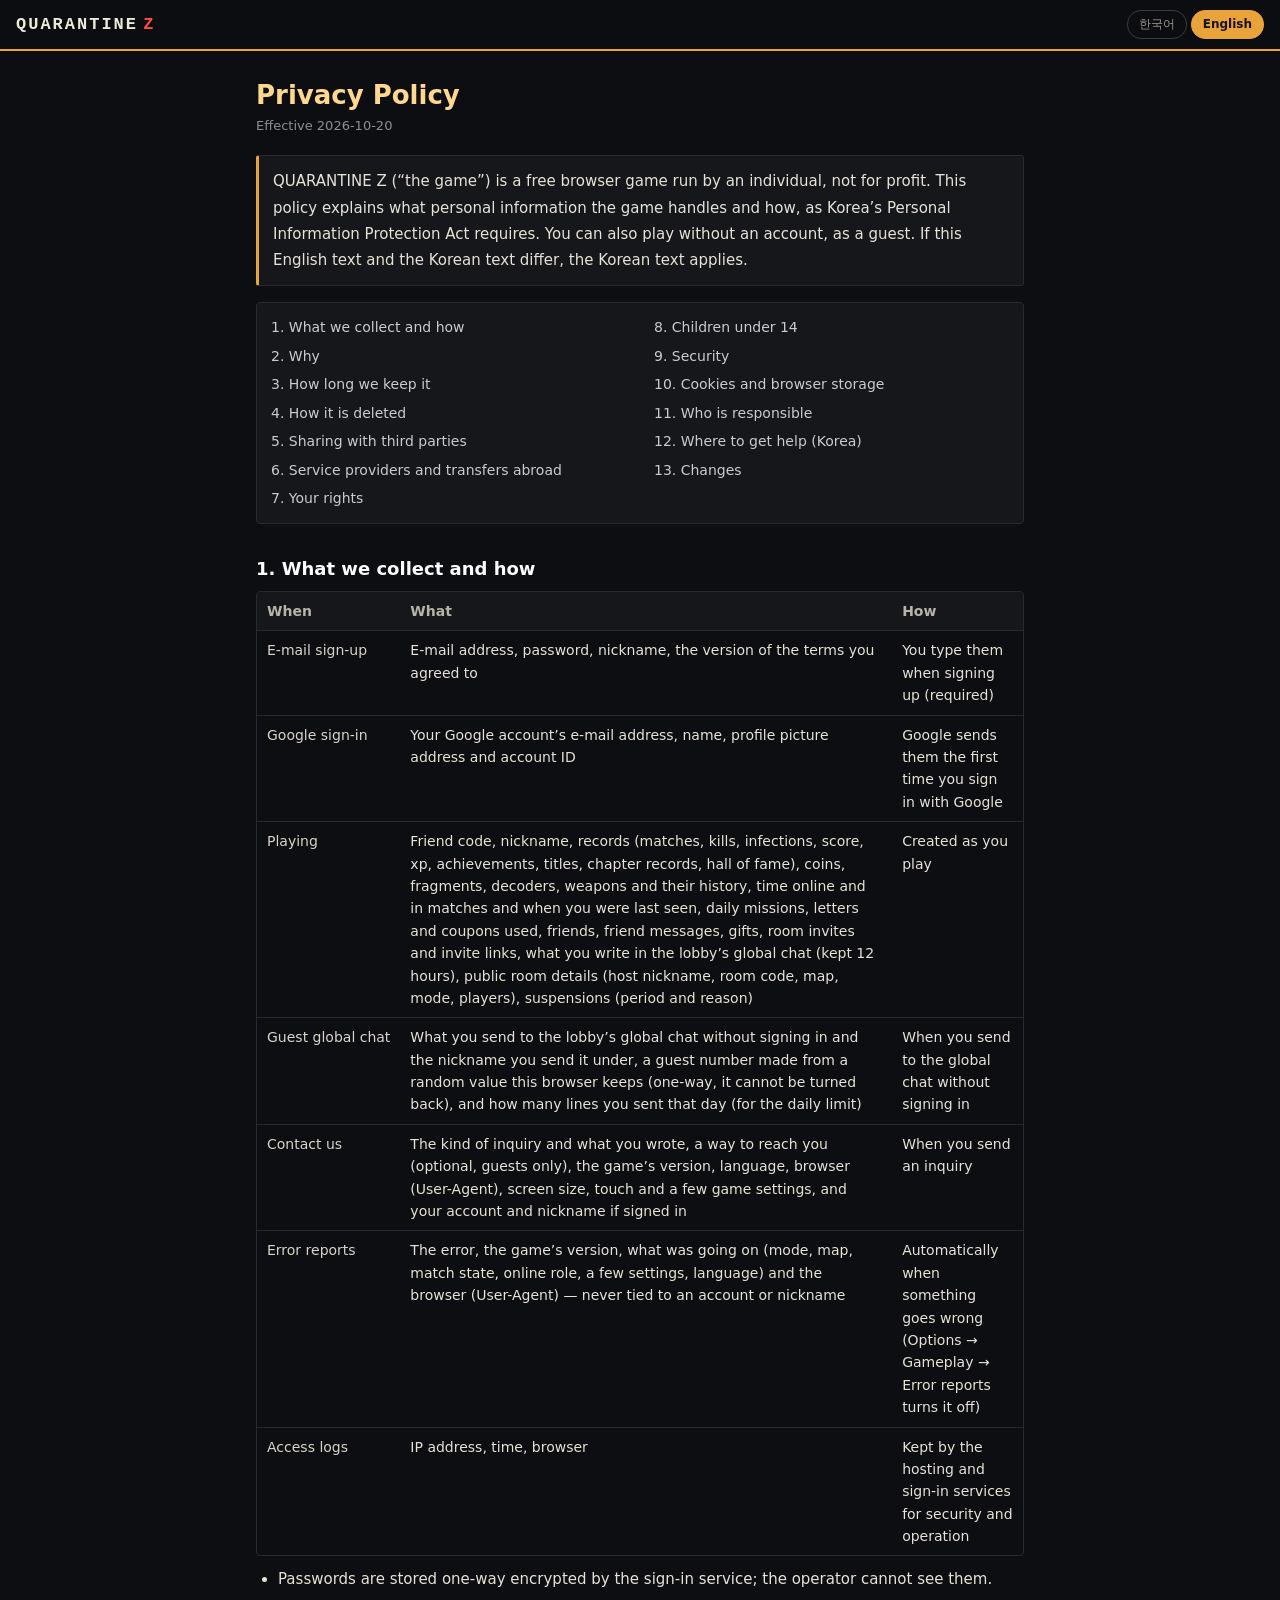
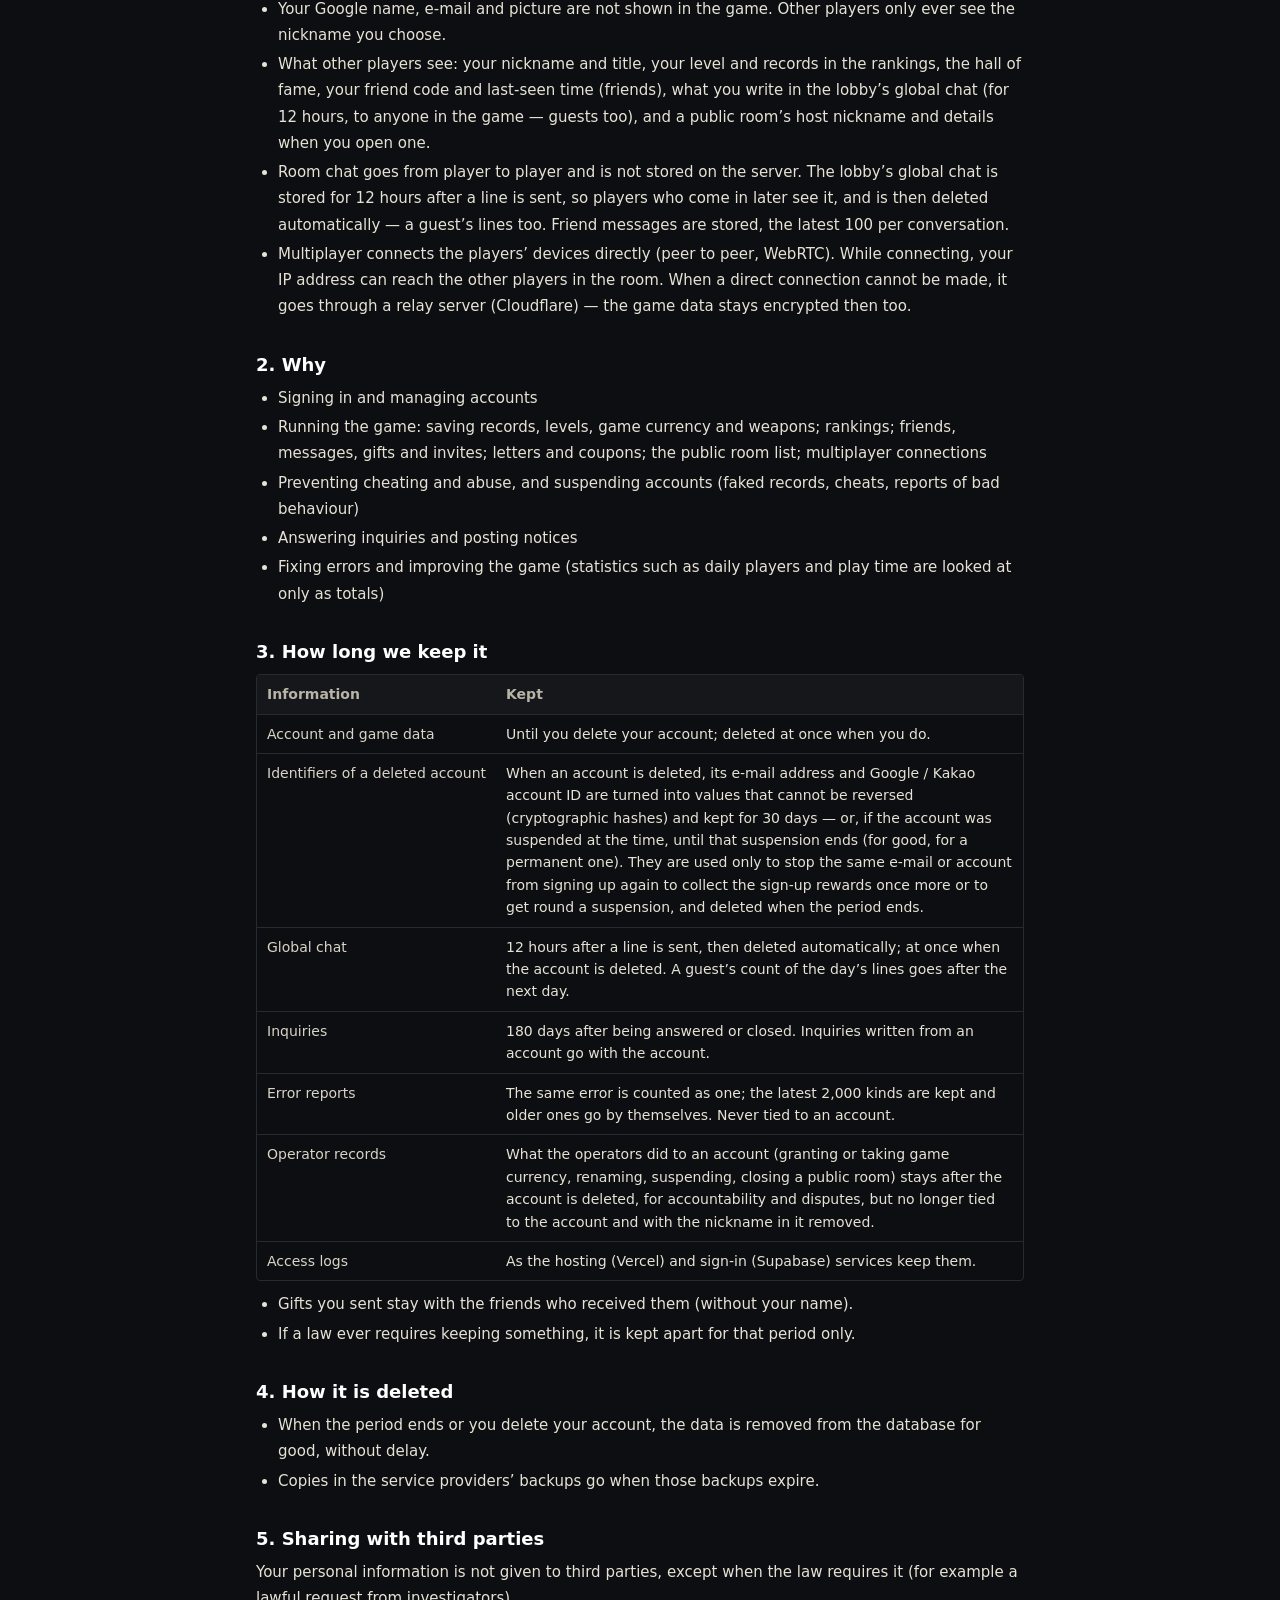
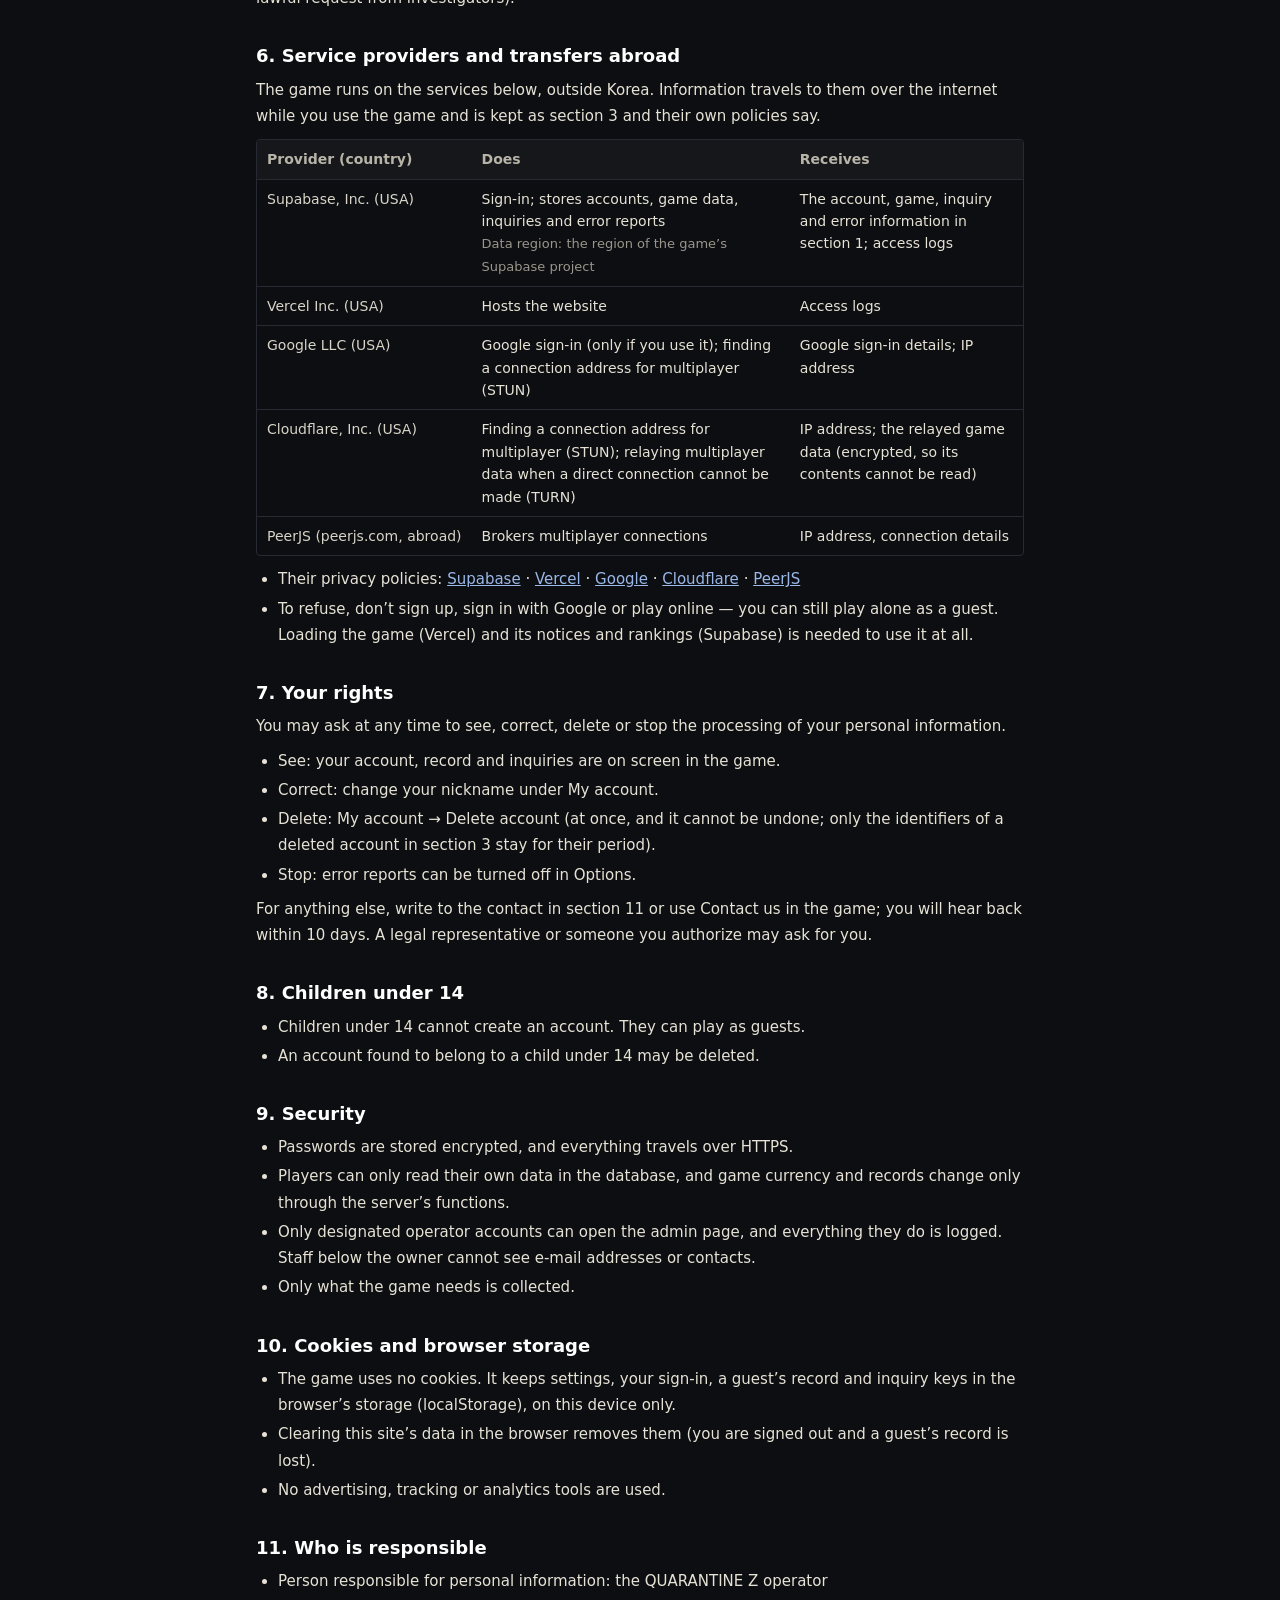
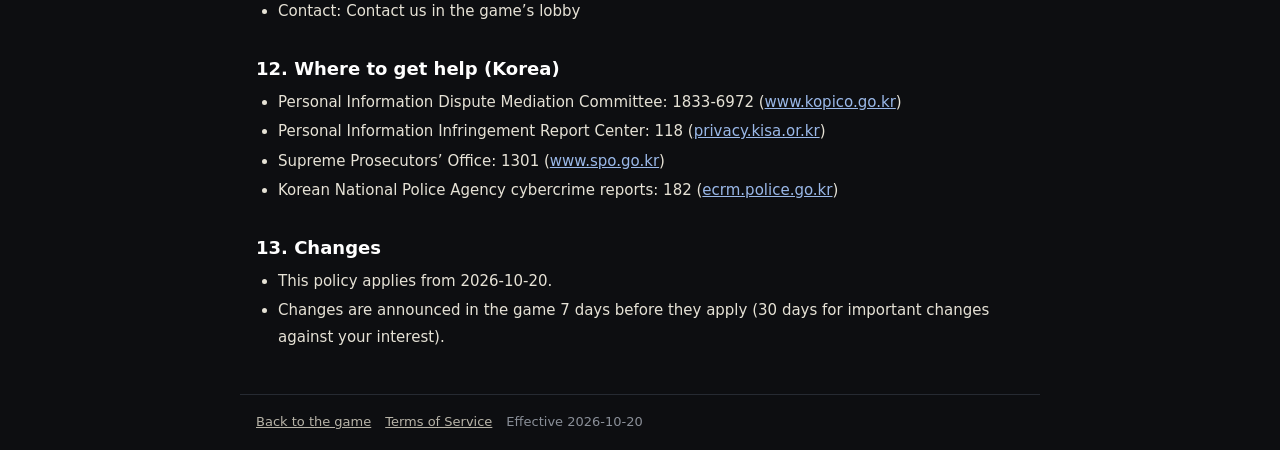
<file: privacy.html>
<!doctype html>
<html lang="ko"><head><meta charset="utf-8">
<meta http-equiv="Content-Security-Policy" content="default-src 'self'; script-src 'sha256-pkP7Ma0bQUl3Bspcog73OlAtxvfqLOQsciSfBgUI6/c='; style-src 'self' 'unsafe-inline'; img-src 'self' data: blob:; font-src 'self' data:; media-src 'self' data: blob:; connect-src 'self'; worker-src 'self' blob:; object-src 'none'; base-uri 'none'; form-action 'self'">
<meta name="viewport" content="width=device-width,initial-scale=1">
<title>개인정보처리방침 · QUARANTINE Z</title>
<meta name="description" content="QUARANTINE Z 개인정보처리방침 / Privacy Policy">
<style>
:root{color-scheme:dark}
*{box-sizing:border-box}
html,body{margin:0;background:#0d0e11;color:#e6e2d6}
body{font:15px/1.75 'Pretendard','Apple SD Gothic Neo','Malgun Gothic','Noto Sans KR','Segoe UI',system-ui,sans-serif;-webkit-text-size-adjust:100%;word-break:keep-all;overflow-wrap:anywhere}
header{position:sticky;top:0;z-index:2;display:flex;align-items:center;justify-content:space-between;gap:12px;padding:10px 16px;background:rgba(13,14,17,.95);border-bottom:2px solid #e8a33a}
.wm b{margin-left:.3em}
.wm{font:700 17px/1 ui-monospace,'Cascadia Mono',Consolas,monospace;letter-spacing:2px;color:#ece8dc;text-decoration:none;white-space:nowrap}.wm b{color:#ff4b3a}
header nav{display:flex;gap:4px}
header nav button{font:inherit;font-size:12px;line-height:1.4;padding:5px 11px;border-radius:14px;border:1px solid #363b45;background:transparent;color:#9a968c;cursor:pointer}
header nav button[aria-pressed="true"]{background:#e8a33a;border-color:#e8a33a;color:#1a1408;font-weight:600}
main{max-width:800px;margin:0 auto;padding:28px 16px 36px}
h1{margin:0 0 2px;font-size:26px;line-height:1.3;color:#ffd890}
.eff{margin:0 0 18px;color:#8a8f98;font-size:13px}
.lead{margin:0 0 6px;padding:12px 14px;background:#15171b;border:1px solid #262a32;border-left:3px solid #e8a33a;border-radius:3px}
h2{margin:32px 0 8px;font-size:18px;line-height:1.4;color:#fff;scroll-margin-top:64px}
h3{margin:16px 0 4px;font-size:15px;color:#ffd890}
p{margin:8px 0}ul,ol{margin:8px 0;padding-left:22px}li{margin:3px 0}
a{color:#9ab8e8}a:hover{color:#ffd890}
b,strong{color:#fff}
.tw{overflow-x:auto;margin:10px 0;border:1px solid #262a32;border-radius:4px;-webkit-overflow-scrolling:touch}
table{border-collapse:collapse;width:100%;min-width:560px;font-size:14px;line-height:1.6}
th,td{padding:8px 10px;border-bottom:1px solid #262a32;text-align:left;vertical-align:top}
th{background:#15171b;color:#b8b4a8;font-weight:600;white-space:nowrap}
td:first-child{white-space:nowrap;color:#d8d4c8}
tr:last-child td{border-bottom:0}
.toc{margin:16px 0 4px;padding:10px 14px;background:#15171b;border:1px solid #262a32;border-radius:4px;columns:2;column-gap:28px;font-size:14px}
.toc a{display:block;color:#c8ccd2;text-decoration:none;padding:2px 0;break-inside:avoid}.toc a:hover{color:#ffd890}
.note{color:#9a968c;font-size:13px}
footer{max-width:800px;margin:0 auto;padding:16px;border-top:1px solid #262a32;color:#8a8f98;font-size:13px;display:flex;gap:6px 14px;flex-wrap:wrap}
footer a{color:#b8b4a8}
@media (max-width:600px){.toc{columns:1}h1{font-size:22px}main{padding-top:20px}}
@media print{html,body{background:#fff;color:#111}header{position:static;background:#fff;border-bottom-color:#999}header nav,footer{display:none}
  h1,h2,h3,b,strong,.wm{color:#000}.lead,.toc,th{background:#f4f4f4}.lead,.toc,.tw,th,td{border-color:#ccc}a{color:#000}td:first-child{color:#111}article[hidden]{display:block!important}}

</style></head>
<body>
<header><a class="wm" href="./" title="QUARANTINE Z">QUARANTINE<b>Z</b></a><nav aria-label="언어 / Language"><button type="button" data-l="ko" aria-pressed="true">한국어</button><button type="button" data-l="en" aria-pressed="false">English</button></nav></header>
<main>
<article lang="ko">
<h1>개인정보처리방침</h1>
<p class="eff">시행일 2026-10-20</p>
<p class="lead">QUARANTINE Z(이하 “게임”)는 개인이 비영리로 운영하는 무료 브라우저 게임이에요. 운영자는 「개인정보 보호법」에 따라 이용자의 개인정보를 보호하고 관련 고충을 빠르게 처리하기 위해 이 처리방침을 공개해요. 게임은 회원가입 없이 게스트로도 이용할 수 있어요.</p>
<nav class="toc" aria-label="목차">
<a href="#k1">1. 처리하는 개인정보와 수집 방법</a><a href="#k2">2. 처리 목적</a><a href="#k3">3. 보유 기간</a><a href="#k4">4. 파기 절차와 방법</a><a href="#k5">5. 제3자 제공</a><a href="#k6">6. 처리 위탁과 국외 이전</a><a href="#k7">7. 이용자의 권리와 행사 방법</a><a href="#k8">8. 만 14세 미만 아동</a><a href="#k9">9. 안전성 확보 조치</a><a href="#k10">10. 쿠키 등 자동 수집 장치</a><a href="#k11">11. 개인정보 보호책임자</a><a href="#k12">12. 권익침해 구제 방법</a><a href="#k13">13. 처리방침의 변경</a>
</nav>

<h2 id="k1">1. 처리하는 개인정보와 수집 방법</h2>
<div class="tw"><table>
<thead><tr><th>구분</th><th>항목</th><th>언제 · 어떻게</th></tr></thead>
<tbody>
<tr><td>이메일 가입</td><td>이메일 주소, 비밀번호, 닉네임, 동의한 약관의 버전</td><td>가입할 때 직접 입력 (필수)</td></tr>
<tr><td>구글 로그인</td><td>구글 계정의 이메일 주소, 이름, 프로필 사진 주소, 구글 계정 고유번호</td><td>구글로 처음 로그인할 때 구글이 보내 줌</td></tr>
<tr><td>게임 이용</td><td>친구 코드, 닉네임, 게임 기록(판 수 · 처치 · 감염 · 점수 · 경험치 · 업적 · 칭호 · 챕터 기록 · 명예의 전당), 코인 · 조각 · 해독기 · 무기와 그 변동 기록, 접속 · 플레이 시간과 마지막 접속 시각, 일일 미션, 우편 · 쿠폰 사용 기록, 친구 목록 · 친구 메시지 · 선물 · 방 초대 · 초대 링크 기록, 로비 전체 채팅에 쓴 메시지(12시간 보관), 공개 방 정보(방장 닉네임 · 방 코드 · 맵 · 모드 · 인원), 이용 제한 기록(기간 · 사유)</td><td>게임을 이용하면서 자동으로 생성</td></tr>
<tr><td>손님 전체 채팅</td><td>로그인하지 않고 로비 전체 채팅에 보낸 메시지와 그때 쓴 닉네임, 이 브라우저가 만든 무작위 값을 되돌릴 수 없게 바꾼 손님 번호, 그날 보낸 메시지 수(하루 제한용)</td><td>로그인하지 않고 전체 채팅에 메시지를 보낼 때</td></tr>
<tr><td>문의하기</td><td>문의 종류와 내용, 연락처(선택, 게스트만), 게임 버전 · 언어 · 브라우저 정보(User-Agent) · 화면 크기 · 터치 여부 · 일부 게임 설정, 로그인한 경우 계정과 닉네임</td><td>문의를 보낼 때</td></tr>
<tr><td>오류 자동 보고</td><td>오류 내용, 게임 버전, 상황(모드 · 맵 · 진행 상태 · 멀티플레이 역할 · 일부 설정 · 언어), 브라우저 정보(User-Agent). 계정 · 닉네임과는 연결하지 않아요</td><td>게임에서 오류가 났을 때 자동으로 (옵션 → 게임플레이 → 오류 자동 보고에서 끌 수 있음)</td></tr>
<tr><td>접속 기록</td><td>IP 주소, 접속 시각, 브라우저 정보</td><td>게임 · 로그인 서비스에 접속할 때 호스팅 · 로그인 서비스가 보안과 운영을 위해 남김</td></tr>
</tbody></table></div>
<ul>
<li>비밀번호는 로그인 서비스가 되돌릴 수 없게 암호화해서 저장하고, 운영자도 볼 수 없어요.</li>
<li>구글 계정의 이름 · 이메일 · 사진은 게임 화면에 쓰지 않아요. 다른 플레이어에게 보이는 이름은 직접 정한 닉네임뿐이에요.</li>
<li>다른 플레이어에게 보이는 정보: 닉네임과 칭호, 랭킹의 레벨 · 기록, 명예의 전당, 친구에게는 친구 코드 · 최근 접속 시각, 로비 전체 채팅에 쓴 메시지(12시간 동안, 게임에 들어온 누구에게나 — 로그인하지 않은 손님 포함), 공개 방을 열면 방장 닉네임과 방 정보.</li>
<li>방 채팅은 플레이어끼리 직접 주고받고 서버에 저장하지 않아요. 로비 전체 채팅은 나중에 들어온 사람도 볼 수 있게 보낸 뒤 12시간 동안 서버에 저장했다가 자동으로 지워요. 로그인하지 않은 손님의 메시지도 같아요. 친구 메시지는 대화마다 최근 100개까지 서버에 저장돼요.</li>
<li>멀티플레이는 같은 방 플레이어의 기기끼리 직접 연결(P2P, WebRTC)해요. 연결하는 과정에서 IP 주소가 같은 방 플레이어에게 전달될 수 있어요. 직접 연결이 안 되면 중계 서버(Cloudflare)를 거쳐 연결해요 — 이때도 게임 데이터는 암호화돼 있어요.</li>
</ul>

<h2 id="k2">2. 처리 목적</h2>
<ul>
<li>회원 식별과 로그인, 계정 관리</li>
<li>게임 제공: 기록 · 레벨 · 게임 재화 · 무기 저장, 랭킹, 친구 · 메시지 · 선물 · 초대, 우편 · 쿠폰, 공개 방 목록, 멀티플레이 연결</li>
<li>부정 이용 방지와 이용 제한 (기록 조작 · 핵 · 비매너 신고 처리)</li>
<li>문의 응대와 공지</li>
<li>오류 수정과 서비스 개선 (하루 접속자 수 · 이용 시간 같은 통계는 합계로만 봐요)</li>
</ul>

<h2 id="k3">3. 보유 기간</h2>
<div class="tw"><table>
<thead><tr><th>정보</th><th>보유 기간</th></tr></thead>
<tbody>
<tr><td>계정 정보와 게임 데이터</td><td>회원 탈퇴할 때까지. 탈퇴하면 바로 지워요.</td></tr>
<tr><td>탈퇴한 계정의 식별값</td><td>탈퇴할 때 이메일 주소와 구글 · 카카오 계정 고유번호를 되돌릴 수 없는 값(암호화 해시)으로 바꿔 30일 동안 보관해요. 이용 정지 중에 탈퇴했으면 그 정지가 끝날 때까지(영구 정지는 계속) 보관해요. 같은 이메일 · 계정으로 다시 가입해 가입 보상을 거듭 받거나 이용 정지를 피하는 것을 막는 데만 쓰고, 그 기간이 지나면 지워요.</td></tr>
<tr><td>전체 채팅</td><td>보낸 뒤 12시간. 그 뒤 자동으로 지워져요. 탈퇴하면 바로 지워요. 손님이 그날 보낸 메시지 수는 다음 날이 지나면 지워요.</td></tr>
<tr><td>문의</td><td>답변 · 처리를 마친 뒤 180일. 계정으로 쓴 문의는 탈퇴할 때 함께 지워요.</td></tr>
<tr><td>오류 기록</td><td>같은 오류는 하나로 묶어 최근 2,000가지까지 남고, 오래된 것부터 자동으로 지워져요. 계정과 연결되지 않아요.</td></tr>
<tr><td>운영 기록</td><td>운영자가 계정에 한 조치(게임 재화 지급 · 회수, 닉네임 변경, 이용 정지, 공개 방 내리기 등)의 기록은 운영 투명성과 분쟁 대응을 위해 탈퇴 뒤에도 남아요. 다만 계정과의 연결을 끊고 기록에 적힌 닉네임은 지워요.</td></tr>
<tr><td>접속 기록</td><td>호스팅(Vercel) · 로그인 서비스(Supabase)의 보관 정책에 따라요.</td></tr>
</tbody></table></div>
<ul>
<li>내가 보낸 선물은 받은 친구의 무기로 남아요 (보낸 사람 표시는 사라져요).</li>
<li>법령에 따라 보관해야 하는 정보가 생기면 그 기간 동안만 따로 보관해요.</li>
</ul>

<h2 id="k4">4. 파기 절차와 방법</h2>
<ul>
<li>보유 기간이 끝나거나 회원이 탈퇴하면 지체 없이 데이터베이스에서 복구할 수 없게 지워요.</li>
<li>서비스 제공 회사의 백업에 남은 정보는 그 백업의 보관 기간이 지나면 함께 없어져요.</li>
</ul>

<h2 id="k5">5. 제3자 제공</h2>
<p>운영자는 이용자의 개인정보를 제3자에게 제공하지 않아요. 법령에 따라 수사기관 등이 정해진 절차로 요구하는 경우만 예외예요.</p>

<h2 id="k6">6. 처리 위탁과 국외 이전</h2>
<p>게임은 아래 해외 서비스를 이용해 운영돼요. 정보는 게임을 이용할 때 인터넷으로 전송되고, 보유 기간은 3번과 각 회사의 정책을 따라요.</p>
<div class="tw"><table>
<thead><tr><th>받는 곳 (국가)</th><th>하는 일</th><th>전송되는 정보</th></tr></thead>
<tbody>
<tr><td>Supabase, Inc. (미국)</td><td>로그인, 계정 · 게임 데이터 · 문의 · 오류 기록 저장<br><span class="note">데이터 저장 지역: Supabase 프로젝트가 있는 지역</span></td><td>1번의 회원 · 게임 · 문의 · 오류 정보, 접속 기록</td></tr>
<tr><td>Vercel Inc. (미국)</td><td>웹사이트 호스팅</td><td>접속 기록</td></tr>
<tr><td>Google LLC (미국)</td><td>구글 로그인(쓸 때만), 멀티플레이 연결 주소 확인(STUN)</td><td>구글 로그인 정보, IP 주소</td></tr>
<tr><td>Cloudflare, Inc. (미국)</td><td>멀티플레이 연결 주소 확인(STUN), 직접 연결이 안 될 때 멀티플레이 데이터 중계(TURN)</td><td>IP 주소, 중계되는 게임 데이터 (암호화돼 있어 내용은 볼 수 없음)</td></tr>
<tr><td>PeerJS (peerjs.com, 국외)</td><td>멀티플레이 연결 중개</td><td>IP 주소, 연결 정보</td></tr>
</tbody></table></div>
<ul>
<li>각 회사의 개인정보 정책: <a href="https://supabase.com/privacy" rel="noopener">Supabase</a> · <a href="https://vercel.com/legal/privacy-policy" rel="noopener">Vercel</a> · <a href="https://policies.google.com/privacy" rel="noopener">Google</a> · <a href="https://www.cloudflare.com/privacypolicy/" rel="noopener">Cloudflare</a> · <a href="https://peerjs.com" rel="noopener">PeerJS</a></li>
<li>거부하려면 회원가입 · 구글 로그인 · 멀티플레이를 쓰지 않으면 돼요 (게스트로 혼자 하기는 할 수 있어요). 다만 게임 접속(Vercel)과 공지 · 랭킹 불러오기(Supabase)는 게임을 쓰는 데 꼭 필요해요.</li>
</ul>

<h2 id="k7">7. 이용자의 권리와 행사 방법</h2>
<p>이용자는 언제든 자기 개인정보의 열람 · 정정 · 삭제 · 처리 정지를 요구할 수 있어요.</p>
<ul>
<li>열람: 게임의 내 계정 · 내 전적 · 내 문의 화면에서 바로 볼 수 있어요.</li>
<li>정정: 닉네임은 내 계정에서 바꿀 수 있어요.</li>
<li>삭제: 내 계정 → 회원 탈퇴 (바로 지워지고 되돌릴 수 없어요. 3번의 탈퇴한 계정의 식별값만 정해진 기간 동안 남아요).</li>
<li>처리 정지: 오류 자동 보고는 옵션에서 끌 수 있어요.</li>
</ul>
<p>그 밖의 요구는 11번의 연락처나 게임 안 「문의하기」로 하면 10일 안에 처리 결과를 알려 드려요. 법정대리인이나 위임받은 사람을 통해서도 요구할 수 있어요.</p>

<h2 id="k8">8. 만 14세 미만 아동</h2>
<ul>
<li>만 14세 미만은 회원가입을 할 수 없어요. 게스트로는 이용할 수 있어요.</li>
<li>만 14세 미만이 가입한 사실을 알게 되면 그 계정을 지울 수 있어요.</li>
</ul>

<h2 id="k9">9. 안전성 확보 조치</h2>
<ul>
<li>비밀번호는 암호화해서 저장하고, 모든 통신은 HTTPS로 암호화해요.</li>
<li>데이터베이스는 이용자가 자기 데이터만 읽을 수 있게 막혀 있고, 게임 재화 · 기록은 서버의 함수로만 바뀌어요.</li>
<li>관리 페이지는 지정된 운영자 계정만 쓸 수 있고, 운영자가 한 일은 모두 기록돼요. 부운영자는 이메일 · 연락처를 볼 수 없어요.</li>
<li>운영에 필요한 최소한의 정보만 모아요.</li>
</ul>

<h2 id="k10">10. 쿠키 등 자동 수집 장치</h2>
<ul>
<li>게임은 쿠키를 쓰지 않아요. 대신 브라우저 저장소(localStorage)에 설정, 로그인 상태, 게스트 기록, 문의 키 같은 정보를 이 기기에만 저장해요.</li>
<li>브라우저 설정에서 이 사이트의 데이터를 지우면 없어져요 (로그인이 풀리고 게스트 기록이 사라져요).</li>
<li>광고나 행동 추적 · 분석 도구는 쓰지 않아요.</li>
</ul>

<h2 id="k11">11. 개인정보 보호책임자</h2>
<ul>
<li>책임자: QUARANTINE Z 운영자</li>
<li>연락: 게임 로비의 「문의하기」</li>
</ul>
<p>개인정보와 관련된 문의 · 불만 · 피해 구제는 위로 연락하면 빠르게 답변해 드려요.</p>

<h2 id="k12">12. 권익침해 구제 방법</h2>
<p>개인정보 침해에 대한 신고나 상담이 필요하면 아래 기관에 문의할 수 있어요.</p>
<ul>
<li>개인정보분쟁조정위원회: 1833-6972 (<a href="https://www.kopico.go.kr" rel="noopener">www.kopico.go.kr</a>)</li>
<li>개인정보침해신고센터: (국번 없이) 118 (<a href="https://privacy.kisa.or.kr" rel="noopener">privacy.kisa.or.kr</a>)</li>
<li>대검찰청: (국번 없이) 1301 (<a href="https://www.spo.go.kr" rel="noopener">www.spo.go.kr</a>)</li>
<li>경찰청 사이버범죄 신고시스템: (국번 없이) 182 (<a href="https://ecrm.police.go.kr" rel="noopener">ecrm.police.go.kr</a>)</li>
</ul>

<h2 id="k13">13. 처리방침의 변경</h2>
<ul>
<li>이 처리방침은 2026-10-20부터 적용돼요.</li>
<li>내용이 바뀌면 적용 7일 전(이용자에게 불리한 중요한 변경은 30일 전)부터 게임 공지로 알려요.</li>
</ul>
</article>

<article lang="en" hidden>
<h1>Privacy Policy</h1>
<p class="eff">Effective 2026-10-20</p>
<p class="lead">QUARANTINE Z (“the game”) is a free browser game run by an individual, not for profit. This policy explains what personal information the game handles and how, as Korea’s Personal Information Protection Act requires. You can also play without an account, as a guest. If this English text and the Korean text differ, the Korean text applies.</p>
<nav class="toc" aria-label="Contents">
<a href="#e1">1. What we collect and how</a><a href="#e2">2. Why</a><a href="#e3">3. How long we keep it</a><a href="#e4">4. How it is deleted</a><a href="#e5">5. Sharing with third parties</a><a href="#e6">6. Service providers and transfers abroad</a><a href="#e7">7. Your rights</a><a href="#e8">8. Children under 14</a><a href="#e9">9. Security</a><a href="#e10">10. Cookies and browser storage</a><a href="#e11">11. Who is responsible</a><a href="#e12">12. Where to get help (Korea)</a><a href="#e13">13. Changes</a>
</nav>

<h2 id="e1">1. What we collect and how</h2>
<div class="tw"><table>
<thead><tr><th>When</th><th>What</th><th>How</th></tr></thead>
<tbody>
<tr><td>E-mail sign-up</td><td>E-mail address, password, nickname, the version of the terms you agreed to</td><td>You type them when signing up (required)</td></tr>
<tr><td>Google sign-in</td><td>Your Google account’s e-mail address, name, profile picture address and account ID</td><td>Google sends them the first time you sign in with Google</td></tr>
<tr><td>Playing</td><td>Friend code, nickname, records (matches, kills, infections, score, xp, achievements, titles, chapter records, hall of fame), coins, fragments, decoders, weapons and their history, time online and in matches and when you were last seen, daily missions, letters and coupons used, friends, friend messages, gifts, room invites and invite links, what you write in the lobby’s global chat (kept 12 hours), public room details (host nickname, room code, map, mode, players), suspensions (period and reason)</td><td>Created as you play</td></tr>
<tr><td>Guest global chat</td><td>What you send to the lobby’s global chat without signing in and the nickname you send it under, a guest number made from a random value this browser keeps (one-way, it cannot be turned back), and how many lines you sent that day (for the daily limit)</td><td>When you send to the global chat without signing in</td></tr>
<tr><td>Contact us</td><td>The kind of inquiry and what you wrote, a way to reach you (optional, guests only), the game’s version, language, browser (User-Agent), screen size, touch and a few game settings, and your account and nickname if signed in</td><td>When you send an inquiry</td></tr>
<tr><td>Error reports</td><td>The error, the game’s version, what was going on (mode, map, match state, online role, a few settings, language) and the browser (User-Agent) — never tied to an account or nickname</td><td>Automatically when something goes wrong (Options → Gameplay → Error reports turns it off)</td></tr>
<tr><td>Access logs</td><td>IP address, time, browser</td><td>Kept by the hosting and sign-in services for security and operation</td></tr>
</tbody></table></div>
<ul>
<li>Passwords are stored one-way encrypted by the sign-in service; the operator cannot see them.</li>
<li>Your Google name, e-mail and picture are not shown in the game. Other players only ever see the nickname you choose.</li>
<li>What other players see: your nickname and title, your level and records in the rankings, the hall of fame, your friend code and last-seen time (friends), what you write in the lobby’s global chat (for 12 hours, to anyone in the game — guests too), and a public room’s host nickname and details when you open one.</li>
<li>Room chat goes from player to player and is not stored on the server. The lobby’s global chat is stored for 12 hours after a line is sent, so players who come in later see it, and is then deleted automatically — a guest’s lines too. Friend messages are stored, the latest 100 per conversation.</li>
<li>Multiplayer connects the players’ devices directly (peer to peer, WebRTC). While connecting, your IP address can reach the other players in the room. When a direct connection cannot be made, it goes through a relay server (Cloudflare) — the game data stays encrypted then too.</li>
</ul>

<h2 id="e2">2. Why</h2>
<ul>
<li>Signing in and managing accounts</li>
<li>Running the game: saving records, levels, game currency and weapons; rankings; friends, messages, gifts and invites; letters and coupons; the public room list; multiplayer connections</li>
<li>Preventing cheating and abuse, and suspending accounts (faked records, cheats, reports of bad behaviour)</li>
<li>Answering inquiries and posting notices</li>
<li>Fixing errors and improving the game (statistics such as daily players and play time are looked at only as totals)</li>
</ul>

<h2 id="e3">3. How long we keep it</h2>
<div class="tw"><table>
<thead><tr><th>Information</th><th>Kept</th></tr></thead>
<tbody>
<tr><td>Account and game data</td><td>Until you delete your account; deleted at once when you do.</td></tr>
<tr><td>Identifiers of a deleted account</td><td>When an account is deleted, its e-mail address and Google / Kakao account ID are turned into values that cannot be reversed (cryptographic hashes) and kept for 30 days — or, if the account was suspended at the time, until that suspension ends (for good, for a permanent one). They are used only to stop the same e-mail or account from signing up again to collect the sign-up rewards once more or to get round a suspension, and deleted when the period ends.</td></tr>
<tr><td>Global chat</td><td>12 hours after a line is sent, then deleted automatically; at once when the account is deleted. A guest’s count of the day’s lines goes after the next day.</td></tr>
<tr><td>Inquiries</td><td>180 days after being answered or closed. Inquiries written from an account go with the account.</td></tr>
<tr><td>Error reports</td><td>The same error is counted as one; the latest 2,000 kinds are kept and older ones go by themselves. Never tied to an account.</td></tr>
<tr><td>Operator records</td><td>What the operators did to an account (granting or taking game currency, renaming, suspending, closing a public room) stays after the account is deleted, for accountability and disputes, but no longer tied to the account and with the nickname in it removed.</td></tr>
<tr><td>Access logs</td><td>As the hosting (Vercel) and sign-in (Supabase) services keep them.</td></tr>
</tbody></table></div>
<ul>
<li>Gifts you sent stay with the friends who received them (without your name).</li>
<li>If a law ever requires keeping something, it is kept apart for that period only.</li>
</ul>

<h2 id="e4">4. How it is deleted</h2>
<ul>
<li>When the period ends or you delete your account, the data is removed from the database for good, without delay.</li>
<li>Copies in the service providers’ backups go when those backups expire.</li>
</ul>

<h2 id="e5">5. Sharing with third parties</h2>
<p>Your personal information is not given to third parties, except when the law requires it (for example a lawful request from investigators).</p>

<h2 id="e6">6. Service providers and transfers abroad</h2>
<p>The game runs on the services below, outside Korea. Information travels to them over the internet while you use the game and is kept as section 3 and their own policies say.</p>
<div class="tw"><table>
<thead><tr><th>Provider (country)</th><th>Does</th><th>Receives</th></tr></thead>
<tbody>
<tr><td>Supabase, Inc. (USA)</td><td>Sign-in; stores accounts, game data, inquiries and error reports<br><span class="note">Data region: the region of the game’s Supabase project</span></td><td>The account, game, inquiry and error information in section 1; access logs</td></tr>
<tr><td>Vercel Inc. (USA)</td><td>Hosts the website</td><td>Access logs</td></tr>
<tr><td>Google LLC (USA)</td><td>Google sign-in (only if you use it); finding a connection address for multiplayer (STUN)</td><td>Google sign-in details; IP address</td></tr>
<tr><td>Cloudflare, Inc. (USA)</td><td>Finding a connection address for multiplayer (STUN); relaying multiplayer data when a direct connection cannot be made (TURN)</td><td>IP address; the relayed game data (encrypted, so its contents cannot be read)</td></tr>
<tr><td>PeerJS (peerjs.com, abroad)</td><td>Brokers multiplayer connections</td><td>IP address, connection details</td></tr>
</tbody></table></div>
<ul>
<li>Their privacy policies: <a href="https://supabase.com/privacy" rel="noopener">Supabase</a> · <a href="https://vercel.com/legal/privacy-policy" rel="noopener">Vercel</a> · <a href="https://policies.google.com/privacy" rel="noopener">Google</a> · <a href="https://www.cloudflare.com/privacypolicy/" rel="noopener">Cloudflare</a> · <a href="https://peerjs.com" rel="noopener">PeerJS</a></li>
<li>To refuse, don’t sign up, sign in with Google or play online — you can still play alone as a guest. Loading the game (Vercel) and its notices and rankings (Supabase) is needed to use it at all.</li>
</ul>

<h2 id="e7">7. Your rights</h2>
<p>You may ask at any time to see, correct, delete or stop the processing of your personal information.</p>
<ul>
<li>See: your account, record and inquiries are on screen in the game.</li>
<li>Correct: change your nickname under My account.</li>
<li>Delete: My account → Delete account (at once, and it cannot be undone; only the identifiers of a deleted account in section 3 stay for their period).</li>
<li>Stop: error reports can be turned off in Options.</li>
</ul>
<p>For anything else, write to the contact in section 11 or use Contact us in the game; you will hear back within 10 days. A legal representative or someone you authorize may ask for you.</p>

<h2 id="e8">8. Children under 14</h2>
<ul>
<li>Children under 14 cannot create an account. They can play as guests.</li>
<li>An account found to belong to a child under 14 may be deleted.</li>
</ul>

<h2 id="e9">9. Security</h2>
<ul>
<li>Passwords are stored encrypted, and everything travels over HTTPS.</li>
<li>Players can only read their own data in the database, and game currency and records change only through the server’s functions.</li>
<li>Only designated operator accounts can open the admin page, and everything they do is logged. Staff below the owner cannot see e-mail addresses or contacts.</li>
<li>Only what the game needs is collected.</li>
</ul>

<h2 id="e10">10. Cookies and browser storage</h2>
<ul>
<li>The game uses no cookies. It keeps settings, your sign-in, a guest’s record and inquiry keys in the browser’s storage (localStorage), on this device only.</li>
<li>Clearing this site’s data in the browser removes them (you are signed out and a guest’s record is lost).</li>
<li>No advertising, tracking or analytics tools are used.</li>
</ul>

<h2 id="e11">11. Who is responsible</h2>
<ul>
<li>Person responsible for personal information: the QUARANTINE Z operator</li>
<li>Contact: Contact us in the game’s lobby</li>
</ul>

<h2 id="e12">12. Where to get help (Korea)</h2>
<ul>
<li>Personal Information Dispute Mediation Committee: 1833-6972 (<a href="https://www.kopico.go.kr" rel="noopener">www.kopico.go.kr</a>)</li>
<li>Personal Information Infringement Report Center: 118 (<a href="https://privacy.kisa.or.kr" rel="noopener">privacy.kisa.or.kr</a>)</li>
<li>Supreme Prosecutors’ Office: 1301 (<a href="https://www.spo.go.kr" rel="noopener">www.spo.go.kr</a>)</li>
<li>Korean National Police Agency cybercrime reports: 182 (<a href="https://ecrm.police.go.kr" rel="noopener">ecrm.police.go.kr</a>)</li>
</ul>

<h2 id="e13">13. Changes</h2>
<ul>
<li>This policy applies from 2026-10-20.</li>
<li>Changes are announced in the game 7 days before they apply (30 days for important changes against your interest).</li>
</ul>
</article>

</main>
<footer><a href="./" data-ko="게임으로 돌아가기" data-en="Back to the game">게임으로 돌아가기</a><a href="terms.html" data-keep data-ko="이용약관" data-en="Terms of Service">이용약관</a><span data-ko="시행일 2026-10-20" data-en="Effective 2026-10-20">시행일 2026-10-20</span></footer>
<script>
(function(){var q=new URLSearchParams(location.search).get('lang'),L=q==='en'||q==='ko'?q:(String(navigator.language||'').toLowerCase().indexOf('ko')===0?'ko':'en');
  function set(l){L=l;document.documentElement.lang=l;var A=document.querySelectorAll('article[lang]'),i,x;for(i=0;i<A.length;i++)A[i].hidden=A[i].getAttribute('lang')!==l;
    x=document.querySelectorAll('[data-l]');for(i=0;i<x.length;i++)x[i].setAttribute('aria-pressed',String(x[i].getAttribute('data-l')===l));
    x=document.querySelectorAll('[data-ko]');for(i=0;i<x.length;i++)x[i].textContent=x[i].getAttribute(l==='ko'?'data-ko':'data-en');
    x=document.querySelectorAll('a[data-keep]');for(i=0;i<x.length;i++)x[i].setAttribute('href',x[i].getAttribute('href').split('?')[0]+'?lang='+l);
    var h=document.querySelector('article[lang="'+l+'"] h1');if(h)document.title=h.textContent+' · QUARANTINE Z'}
  document.addEventListener('click',function(e){var b=e.target.closest&&e.target.closest('[data-l]');if(!b)return;set(b.getAttribute('data-l'));try{history.replaceState(null,'','?lang='+L+location.hash)}catch(x){}});
  set(L)})();
</script>
</body></html>
</file>
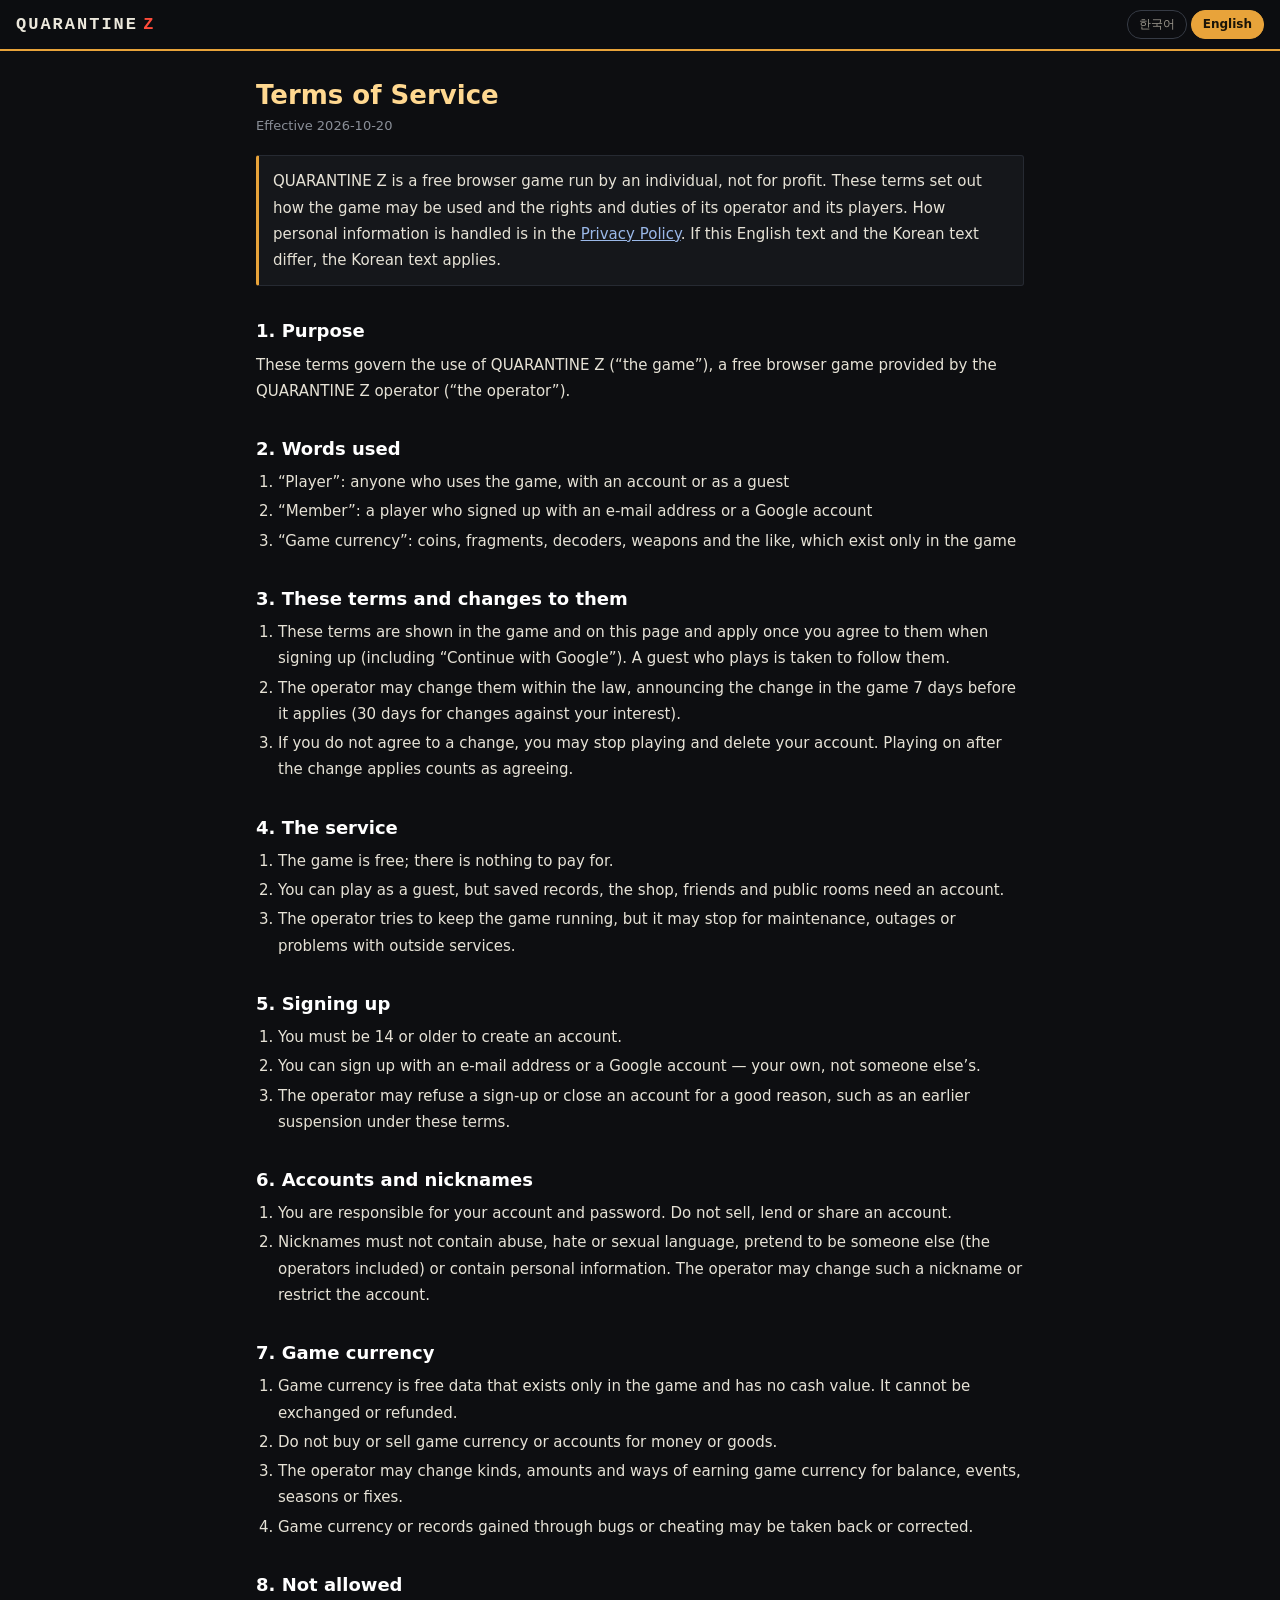
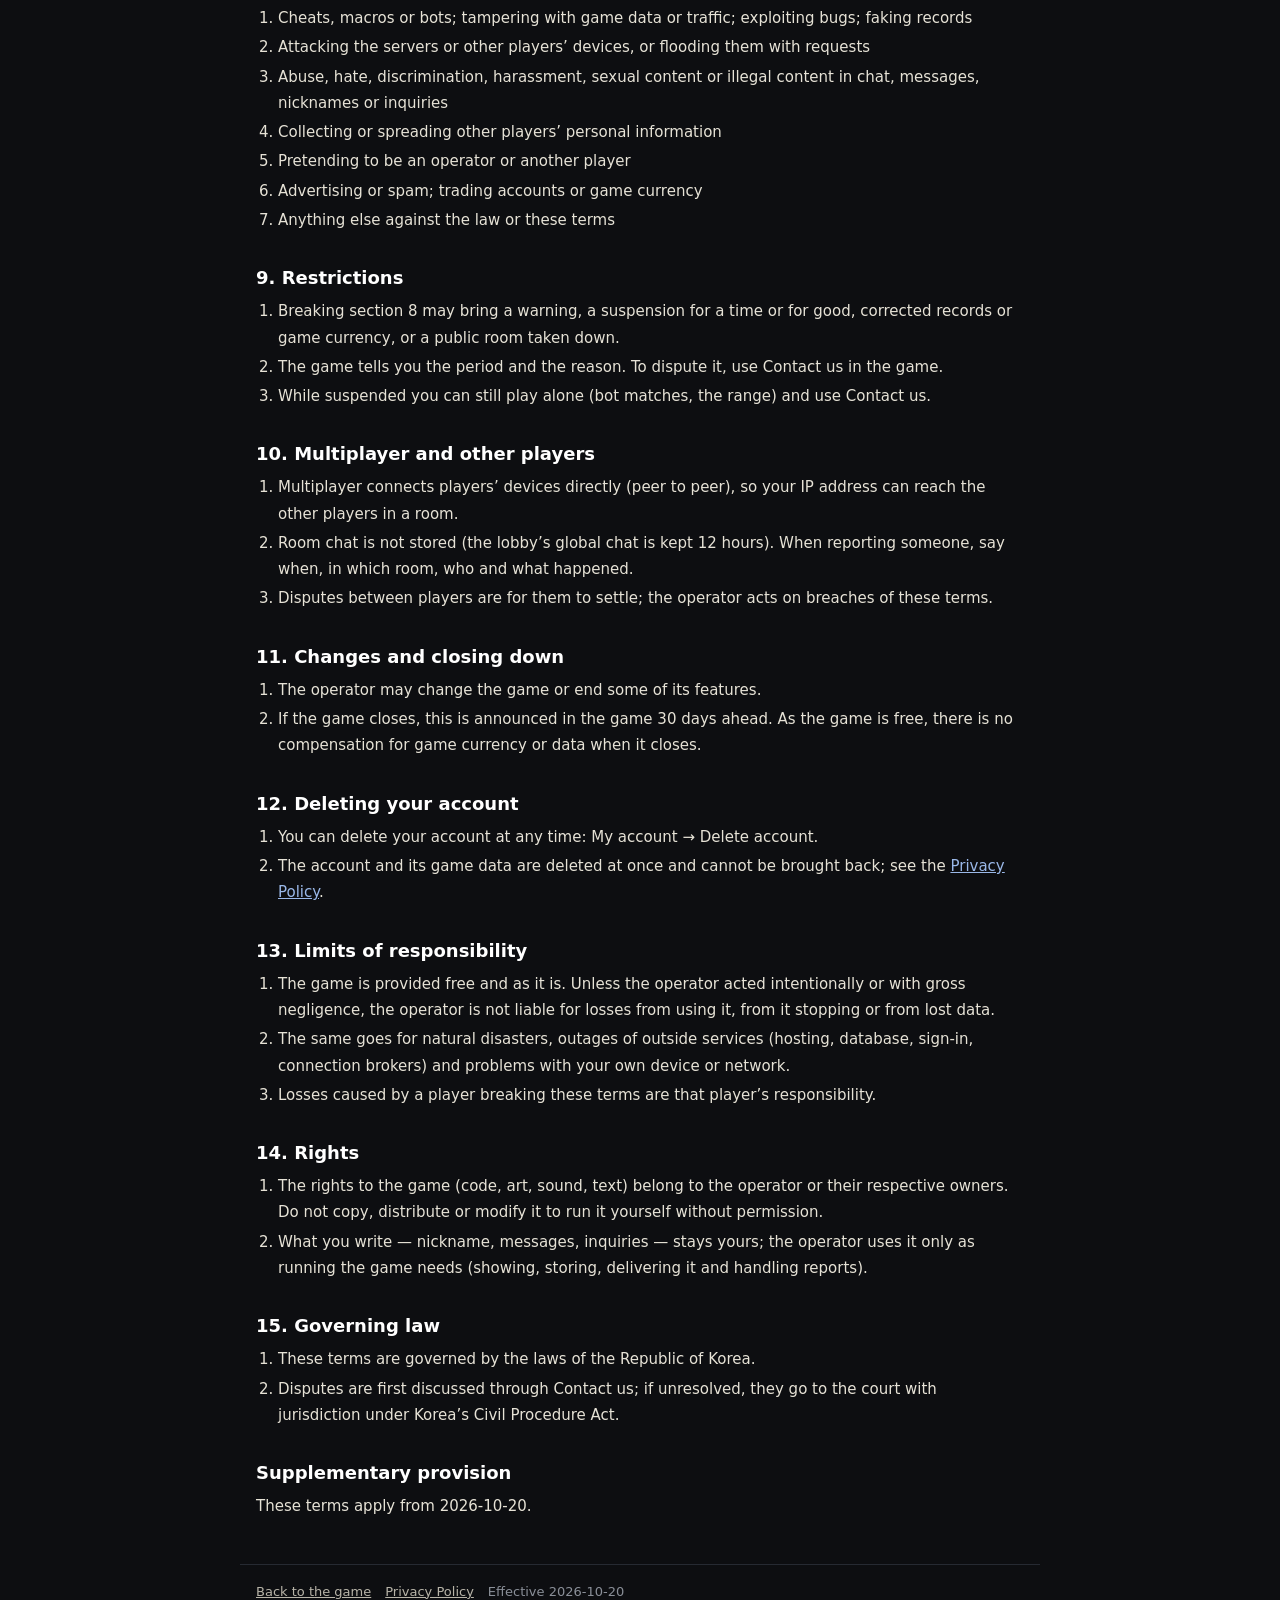
<file: terms.html>
<!doctype html>
<html lang="ko"><head><meta charset="utf-8">
<meta http-equiv="Content-Security-Policy" content="default-src 'self'; script-src 'sha256-pkP7Ma0bQUl3Bspcog73OlAtxvfqLOQsciSfBgUI6/c='; style-src 'self' 'unsafe-inline'; img-src 'self' data: blob:; font-src 'self' data:; media-src 'self' data: blob:; connect-src 'self'; worker-src 'self' blob:; object-src 'none'; base-uri 'none'; form-action 'self'">
<meta name="viewport" content="width=device-width,initial-scale=1">
<title>이용약관 · QUARANTINE Z</title>
<meta name="description" content="QUARANTINE Z 이용약관 / Terms of Service">
<style>
:root{color-scheme:dark}
*{box-sizing:border-box}
html,body{margin:0;background:#0d0e11;color:#e6e2d6}
body{font:15px/1.75 'Pretendard','Apple SD Gothic Neo','Malgun Gothic','Noto Sans KR','Segoe UI',system-ui,sans-serif;-webkit-text-size-adjust:100%;word-break:keep-all;overflow-wrap:anywhere}
header{position:sticky;top:0;z-index:2;display:flex;align-items:center;justify-content:space-between;gap:12px;padding:10px 16px;background:rgba(13,14,17,.95);border-bottom:2px solid #e8a33a}
.wm b{margin-left:.3em}
.wm{font:700 17px/1 ui-monospace,'Cascadia Mono',Consolas,monospace;letter-spacing:2px;color:#ece8dc;text-decoration:none;white-space:nowrap}.wm b{color:#ff4b3a}
header nav{display:flex;gap:4px}
header nav button{font:inherit;font-size:12px;line-height:1.4;padding:5px 11px;border-radius:14px;border:1px solid #363b45;background:transparent;color:#9a968c;cursor:pointer}
header nav button[aria-pressed="true"]{background:#e8a33a;border-color:#e8a33a;color:#1a1408;font-weight:600}
main{max-width:800px;margin:0 auto;padding:28px 16px 36px}
h1{margin:0 0 2px;font-size:26px;line-height:1.3;color:#ffd890}
.eff{margin:0 0 18px;color:#8a8f98;font-size:13px}
.lead{margin:0 0 6px;padding:12px 14px;background:#15171b;border:1px solid #262a32;border-left:3px solid #e8a33a;border-radius:3px}
h2{margin:32px 0 8px;font-size:18px;line-height:1.4;color:#fff;scroll-margin-top:64px}
h3{margin:16px 0 4px;font-size:15px;color:#ffd890}
p{margin:8px 0}ul,ol{margin:8px 0;padding-left:22px}li{margin:3px 0}
a{color:#9ab8e8}a:hover{color:#ffd890}
b,strong{color:#fff}
.tw{overflow-x:auto;margin:10px 0;border:1px solid #262a32;border-radius:4px;-webkit-overflow-scrolling:touch}
table{border-collapse:collapse;width:100%;min-width:560px;font-size:14px;line-height:1.6}
th,td{padding:8px 10px;border-bottom:1px solid #262a32;text-align:left;vertical-align:top}
th{background:#15171b;color:#b8b4a8;font-weight:600;white-space:nowrap}
td:first-child{white-space:nowrap;color:#d8d4c8}
tr:last-child td{border-bottom:0}
.toc{margin:16px 0 4px;padding:10px 14px;background:#15171b;border:1px solid #262a32;border-radius:4px;columns:2;column-gap:28px;font-size:14px}
.toc a{display:block;color:#c8ccd2;text-decoration:none;padding:2px 0;break-inside:avoid}.toc a:hover{color:#ffd890}
.note{color:#9a968c;font-size:13px}
footer{max-width:800px;margin:0 auto;padding:16px;border-top:1px solid #262a32;color:#8a8f98;font-size:13px;display:flex;gap:6px 14px;flex-wrap:wrap}
footer a{color:#b8b4a8}
@media (max-width:600px){.toc{columns:1}h1{font-size:22px}main{padding-top:20px}}
@media print{html,body{background:#fff;color:#111}header{position:static;background:#fff;border-bottom-color:#999}header nav,footer{display:none}
  h1,h2,h3,b,strong,.wm{color:#000}.lead,.toc,th{background:#f4f4f4}.lead,.toc,.tw,th,td{border-color:#ccc}a{color:#000}td:first-child{color:#111}article[hidden]{display:block!important}}

</style></head>
<body>
<header><a class="wm" href="./" title="QUARANTINE Z">QUARANTINE<b>Z</b></a><nav aria-label="언어 / Language"><button type="button" data-l="ko" aria-pressed="true">한국어</button><button type="button" data-l="en" aria-pressed="false">English</button></nav></header>
<main>
<article lang="ko">
<h1>이용약관</h1>
<p class="eff">시행일 2026-10-20</p>
<p class="lead">QUARANTINE Z는 개인이 비영리로 운영하는 무료 브라우저 게임이에요. 이 약관은 게임을 이용하는 조건과 운영자 · 이용자의 권리와 의무를 정해요. 개인정보를 어떻게 다루는지는 <a href="privacy.html" data-keep>개인정보처리방침</a>에 따로 있어요.</p>

<h2 id="t1">제1조 (목적)</h2>
<p>이 약관은 QUARANTINE Z 운영자(이하 “운영자”)가 제공하는 무료 브라우저 게임 QUARANTINE Z(이하 “게임”)의 이용 조건과 절차, 운영자와 이용자의 권리 · 의무를 정하는 것을 목적으로 해요.</p>

<h2 id="t2">제2조 (용어)</h2>
<ol>
<li>“이용자”: 게임을 이용하는 모든 사람 (회원과 게스트)</li>
<li>“회원”: 이메일 또는 구글 계정으로 가입한 이용자</li>
<li>“게임 재화”: 코인 · 조각 · 해독기 · 무기 등 게임 안에서만 쓰는 데이터</li>
</ol>

<h2 id="t3">제3조 (약관의 효력과 변경)</h2>
<ol>
<li>이 약관은 게임 화면과 이 페이지에 공개하고, 회원가입(구글로 계속하기 포함) 때 동의하면 효력이 생겨요. 게스트는 게임을 이용하면 이 약관을 따르는 것으로 봐요.</li>
<li>운영자는 관련 법령을 어기지 않는 범위에서 약관을 바꿀 수 있어요. 바꿀 때는 적용 7일 전(이용자에게 불리한 변경은 30일 전)부터 게임 공지로 알려요.</li>
<li>바뀐 약관에 동의하지 않으면 이용을 그만두고 탈퇴할 수 있어요. 적용일 뒤에도 계속 이용하면 동의한 것으로 봐요.</li>
</ol>

<h2 id="t4">제4조 (서비스)</h2>
<ol>
<li>게임은 무료 서비스이고 유료 결제는 없어요.</li>
<li>회원이 아니어도 게스트로 이용할 수 있지만, 기록 저장 · 상점 · 친구 · 공개 방 같은 기능은 회원만 쓸 수 있어요.</li>
<li>운영자는 서비스를 계속 제공하려고 노력하지만, 점검 · 장애 · 외부 서비스 문제로 멈출 수 있어요.</li>
</ol>

<h2 id="t5">제5조 (회원가입)</h2>
<ol>
<li>만 14세 이상만 가입할 수 있어요.</li>
<li>이메일로 가입하거나 구글 계정으로 가입할 수 있어요. 다른 사람의 이메일 · 계정으로 가입하면 안 돼요.</li>
<li>이 약관을 어겨 이용이 제한된 적이 있는 등 정당한 사유가 있으면 운영자는 가입을 거절하거나 계정을 정리할 수 있어요.</li>
</ol>

<h2 id="t6">제6조 (계정과 닉네임)</h2>
<ol>
<li>계정(비밀번호 포함)을 관리할 책임은 회원에게 있어요. 계정을 다른 사람에게 팔거나 빌려주거나 함께 쓰면 안 돼요.</li>
<li>닉네임에 욕설 · 혐오 · 성적인 표현, 다른 사람(운영자 포함)을 사칭하는 이름, 개인정보를 넣으면 안 돼요. 운영자는 그런 닉네임을 바꾸거나 이용을 제한할 수 있어요.</li>
</ol>

<h2 id="t7">제7조 (게임 재화)</h2>
<ol>
<li>게임 재화는 게임 안에서만 쓰는 무료 데이터이고 현금 가치가 없어요. 현금이나 다른 것으로 바꾸거나 환불할 수 없어요.</li>
<li>게임 재화나 계정을 현금 · 물건으로 사고팔면 안 돼요.</li>
<li>운영자는 게임 밸런스, 이벤트 · 시즌 운영, 오류 수정을 위해 게임 재화의 종류 · 수치 · 얻는 방법을 바꿀 수 있어요.</li>
<li>오류나 부정한 방법으로 얻은 게임 재화 · 기록은 회수하거나 고칠 수 있어요.</li>
</ol>

<h2 id="t8">제8조 (금지 행위)</h2>
<p>이용자는 다음 행위를 하면 안 돼요.</p>
<ol>
<li>핵 · 매크로 · 자동화 프로그램 사용, 게임 데이터나 통신 조작, 버그 악용, 기록 조작</li>
<li>서버나 다른 이용자의 기기를 공격하거나 비정상적으로 많은 요청을 보내는 행위</li>
<li>채팅 · 메시지 · 닉네임 · 문의에 욕설 · 혐오 · 차별 · 괴롭힘 · 성적인 내용 · 불법 정보를 쓰는 행위</li>
<li>다른 이용자의 개인정보를 모으거나 퍼뜨리는 행위</li>
<li>운영자나 다른 이용자를 사칭하는 행위</li>
<li>광고 · 스팸, 계정이나 게임 재화를 거래하는 행위</li>
<li>그 밖에 법령이나 이 약관을 어기는 행위</li>
</ol>

<h2 id="t9">제9조 (이용 제한)</h2>
<ol>
<li>제8조를 어기면 운영자는 경고, 기간 정지, 영구 정지, 기록 · 게임 재화 조정, 공개 방 내리기 같은 조치를 할 수 있어요.</li>
<li>정지 기간과 사유는 게임 안에서 알려요. 이의가 있으면 게임의 「문의하기」로 알려 주세요.</li>
<li>정지 중에도 혼자 하기(봇전 · 사격장)와 문의하기는 쓸 수 있어요.</li>
</ol>

<h2 id="t10">제10조 (멀티플레이와 이용자 사이의 일)</h2>
<ol>
<li>멀티플레이는 같은 방 플레이어의 기기끼리 직접 연결돼요(P2P). 이 과정에서 IP 주소가 같은 방 플레이어에게 전달될 수 있어요.</li>
<li>방 채팅은 서버에 남지 않아요(로비 전체 채팅은 12시간 동안 남아요). 신고할 때는 언제, 어느 방에서, 누가, 무엇을 했는지 자세히 적어 주세요.</li>
<li>이용자 사이의 분쟁은 당사자끼리 해결하는 것이 원칙이고, 운영자는 이 약관을 어긴 행위에 대해 조치해요.</li>
</ol>

<h2 id="t11">제11조 (서비스 변경과 종료)</h2>
<ol>
<li>운영자는 게임 내용을 바꾸거나 일부 기능을 끝낼 수 있어요.</li>
<li>서비스를 끝낼 때는 30일 전부터 게임 공지로 알려요. 무료 서비스라서 서비스가 끝날 때 게임 재화나 데이터에 대한 보상은 없어요.</li>
</ol>

<h2 id="t12">제12조 (회원 탈퇴)</h2>
<ol>
<li>회원은 언제든 내 계정 → 회원 탈퇴로 탈퇴할 수 있어요.</li>
<li>탈퇴하면 계정과 게임 데이터가 바로 지워지고 되돌릴 수 없어요. 자세한 내용은 <a href="privacy.html" data-keep>개인정보처리방침</a>에 있어요.</li>
</ol>

<h2 id="t13">제13조 (책임의 제한)</h2>
<ol>
<li>게임은 무료로 지금 있는 그대로 제공돼요. 운영자는 고의나 중대한 과실이 없는 한, 서비스 이용 · 중단이나 데이터 손실로 생긴 손해에 책임지지 않아요.</li>
<li>천재지변, 외부 서비스(호스팅 · 데이터베이스 · 로그인 · 연결 중개 서버)의 장애, 이용자의 기기 · 네트워크 문제로 생긴 손해도 마찬가지예요.</li>
<li>이용자가 이 약관을 어겨 생긴 손해는 그 이용자의 책임이에요.</li>
</ol>

<h2 id="t14">제14조 (권리)</h2>
<ol>
<li>게임(코드 · 그림 · 소리 · 문구 등)의 권리는 운영자 또는 각 권리자에게 있어요. 허락 없이 복제 · 배포하거나 고쳐서 서비스하면 안 돼요.</li>
<li>이용자가 쓴 닉네임 · 메시지 · 문의의 권리는 이용자에게 있어요. 운영자는 그것을 게임 운영(표시 · 저장 · 전달 · 신고 처리)에 필요한 범위에서만 써요.</li>
</ol>

<h2 id="t15">제15조 (준거법과 분쟁 해결)</h2>
<ol>
<li>이 약관은 대한민국 법을 따라요.</li>
<li>분쟁이 생기면 먼저 게임의 「문의하기」로 협의하고, 해결되지 않으면 민사소송법에 따른 관할 법원에서 해결해요.</li>
</ol>

<h2 id="t16">부칙</h2>
<p>이 약관은 2026-10-20부터 적용돼요.</p>
</article>

<article lang="en" hidden>
<h1>Terms of Service</h1>
<p class="eff">Effective 2026-10-20</p>
<p class="lead">QUARANTINE Z is a free browser game run by an individual, not for profit. These terms set out how the game may be used and the rights and duties of its operator and its players. How personal information is handled is in the <a href="privacy.html" data-keep>Privacy Policy</a>. If this English text and the Korean text differ, the Korean text applies.</p>

<h2 id="te1">1. Purpose</h2>
<p>These terms govern the use of QUARANTINE Z (“the game”), a free browser game provided by the QUARANTINE Z operator (“the operator”).</p>

<h2 id="te2">2. Words used</h2>
<ol>
<li>“Player”: anyone who uses the game, with an account or as a guest</li>
<li>“Member”: a player who signed up with an e-mail address or a Google account</li>
<li>“Game currency”: coins, fragments, decoders, weapons and the like, which exist only in the game</li>
</ol>

<h2 id="te3">3. These terms and changes to them</h2>
<ol>
<li>These terms are shown in the game and on this page and apply once you agree to them when signing up (including “Continue with Google”). A guest who plays is taken to follow them.</li>
<li>The operator may change them within the law, announcing the change in the game 7 days before it applies (30 days for changes against your interest).</li>
<li>If you do not agree to a change, you may stop playing and delete your account. Playing on after the change applies counts as agreeing.</li>
</ol>

<h2 id="te4">4. The service</h2>
<ol>
<li>The game is free; there is nothing to pay for.</li>
<li>You can play as a guest, but saved records, the shop, friends and public rooms need an account.</li>
<li>The operator tries to keep the game running, but it may stop for maintenance, outages or problems with outside services.</li>
</ol>

<h2 id="te5">5. Signing up</h2>
<ol>
<li>You must be 14 or older to create an account.</li>
<li>You can sign up with an e-mail address or a Google account — your own, not someone else’s.</li>
<li>The operator may refuse a sign-up or close an account for a good reason, such as an earlier suspension under these terms.</li>
</ol>

<h2 id="te6">6. Accounts and nicknames</h2>
<ol>
<li>You are responsible for your account and password. Do not sell, lend or share an account.</li>
<li>Nicknames must not contain abuse, hate or sexual language, pretend to be someone else (the operators included) or contain personal information. The operator may change such a nickname or restrict the account.</li>
</ol>

<h2 id="te7">7. Game currency</h2>
<ol>
<li>Game currency is free data that exists only in the game and has no cash value. It cannot be exchanged or refunded.</li>
<li>Do not buy or sell game currency or accounts for money or goods.</li>
<li>The operator may change kinds, amounts and ways of earning game currency for balance, events, seasons or fixes.</li>
<li>Game currency or records gained through bugs or cheating may be taken back or corrected.</li>
</ol>

<h2 id="te8">8. Not allowed</h2>
<ol>
<li>Cheats, macros or bots; tampering with game data or traffic; exploiting bugs; faking records</li>
<li>Attacking the servers or other players’ devices, or flooding them with requests</li>
<li>Abuse, hate, discrimination, harassment, sexual content or illegal content in chat, messages, nicknames or inquiries</li>
<li>Collecting or spreading other players’ personal information</li>
<li>Pretending to be an operator or another player</li>
<li>Advertising or spam; trading accounts or game currency</li>
<li>Anything else against the law or these terms</li>
</ol>

<h2 id="te9">9. Restrictions</h2>
<ol>
<li>Breaking section 8 may bring a warning, a suspension for a time or for good, corrected records or game currency, or a public room taken down.</li>
<li>The game tells you the period and the reason. To dispute it, use Contact us in the game.</li>
<li>While suspended you can still play alone (bot matches, the range) and use Contact us.</li>
</ol>

<h2 id="te10">10. Multiplayer and other players</h2>
<ol>
<li>Multiplayer connects players’ devices directly (peer to peer), so your IP address can reach the other players in a room.</li>
<li>Room chat is not stored (the lobby’s global chat is kept 12 hours). When reporting someone, say when, in which room, who and what happened.</li>
<li>Disputes between players are for them to settle; the operator acts on breaches of these terms.</li>
</ol>

<h2 id="te11">11. Changes and closing down</h2>
<ol>
<li>The operator may change the game or end some of its features.</li>
<li>If the game closes, this is announced in the game 30 days ahead. As the game is free, there is no compensation for game currency or data when it closes.</li>
</ol>

<h2 id="te12">12. Deleting your account</h2>
<ol>
<li>You can delete your account at any time: My account → Delete account.</li>
<li>The account and its game data are deleted at once and cannot be brought back; see the <a href="privacy.html" data-keep>Privacy Policy</a>.</li>
</ol>

<h2 id="te13">13. Limits of responsibility</h2>
<ol>
<li>The game is provided free and as it is. Unless the operator acted intentionally or with gross negligence, the operator is not liable for losses from using it, from it stopping or from lost data.</li>
<li>The same goes for natural disasters, outages of outside services (hosting, database, sign-in, connection brokers) and problems with your own device or network.</li>
<li>Losses caused by a player breaking these terms are that player’s responsibility.</li>
</ol>

<h2 id="te14">14. Rights</h2>
<ol>
<li>The rights to the game (code, art, sound, text) belong to the operator or their respective owners. Do not copy, distribute or modify it to run it yourself without permission.</li>
<li>What you write — nickname, messages, inquiries — stays yours; the operator uses it only as running the game needs (showing, storing, delivering it and handling reports).</li>
</ol>

<h2 id="te15">15. Governing law</h2>
<ol>
<li>These terms are governed by the laws of the Republic of Korea.</li>
<li>Disputes are first discussed through Contact us; if unresolved, they go to the court with jurisdiction under Korea’s Civil Procedure Act.</li>
</ol>

<h2 id="te16">Supplementary provision</h2>
<p>These terms apply from 2026-10-20.</p>
</article>

</main>
<footer><a href="./" data-ko="게임으로 돌아가기" data-en="Back to the game">게임으로 돌아가기</a><a href="privacy.html" data-keep data-ko="개인정보처리방침" data-en="Privacy Policy">개인정보처리방침</a><span data-ko="시행일 2026-10-20" data-en="Effective 2026-10-20">시행일 2026-10-20</span></footer>
<script>
(function(){var q=new URLSearchParams(location.search).get('lang'),L=q==='en'||q==='ko'?q:(String(navigator.language||'').toLowerCase().indexOf('ko')===0?'ko':'en');
  function set(l){L=l;document.documentElement.lang=l;var A=document.querySelectorAll('article[lang]'),i,x;for(i=0;i<A.length;i++)A[i].hidden=A[i].getAttribute('lang')!==l;
    x=document.querySelectorAll('[data-l]');for(i=0;i<x.length;i++)x[i].setAttribute('aria-pressed',String(x[i].getAttribute('data-l')===l));
    x=document.querySelectorAll('[data-ko]');for(i=0;i<x.length;i++)x[i].textContent=x[i].getAttribute(l==='ko'?'data-ko':'data-en');
    x=document.querySelectorAll('a[data-keep]');for(i=0;i<x.length;i++)x[i].setAttribute('href',x[i].getAttribute('href').split('?')[0]+'?lang='+l);
    var h=document.querySelector('article[lang="'+l+'"] h1');if(h)document.title=h.textContent+' · QUARANTINE Z'}
  document.addEventListener('click',function(e){var b=e.target.closest&&e.target.closest('[data-l]');if(!b)return;set(b.getAttribute('data-l'));try{history.replaceState(null,'','?lang='+L+location.hash)}catch(x){}});
  set(L)})();
</script>
</body></html>
</file>
